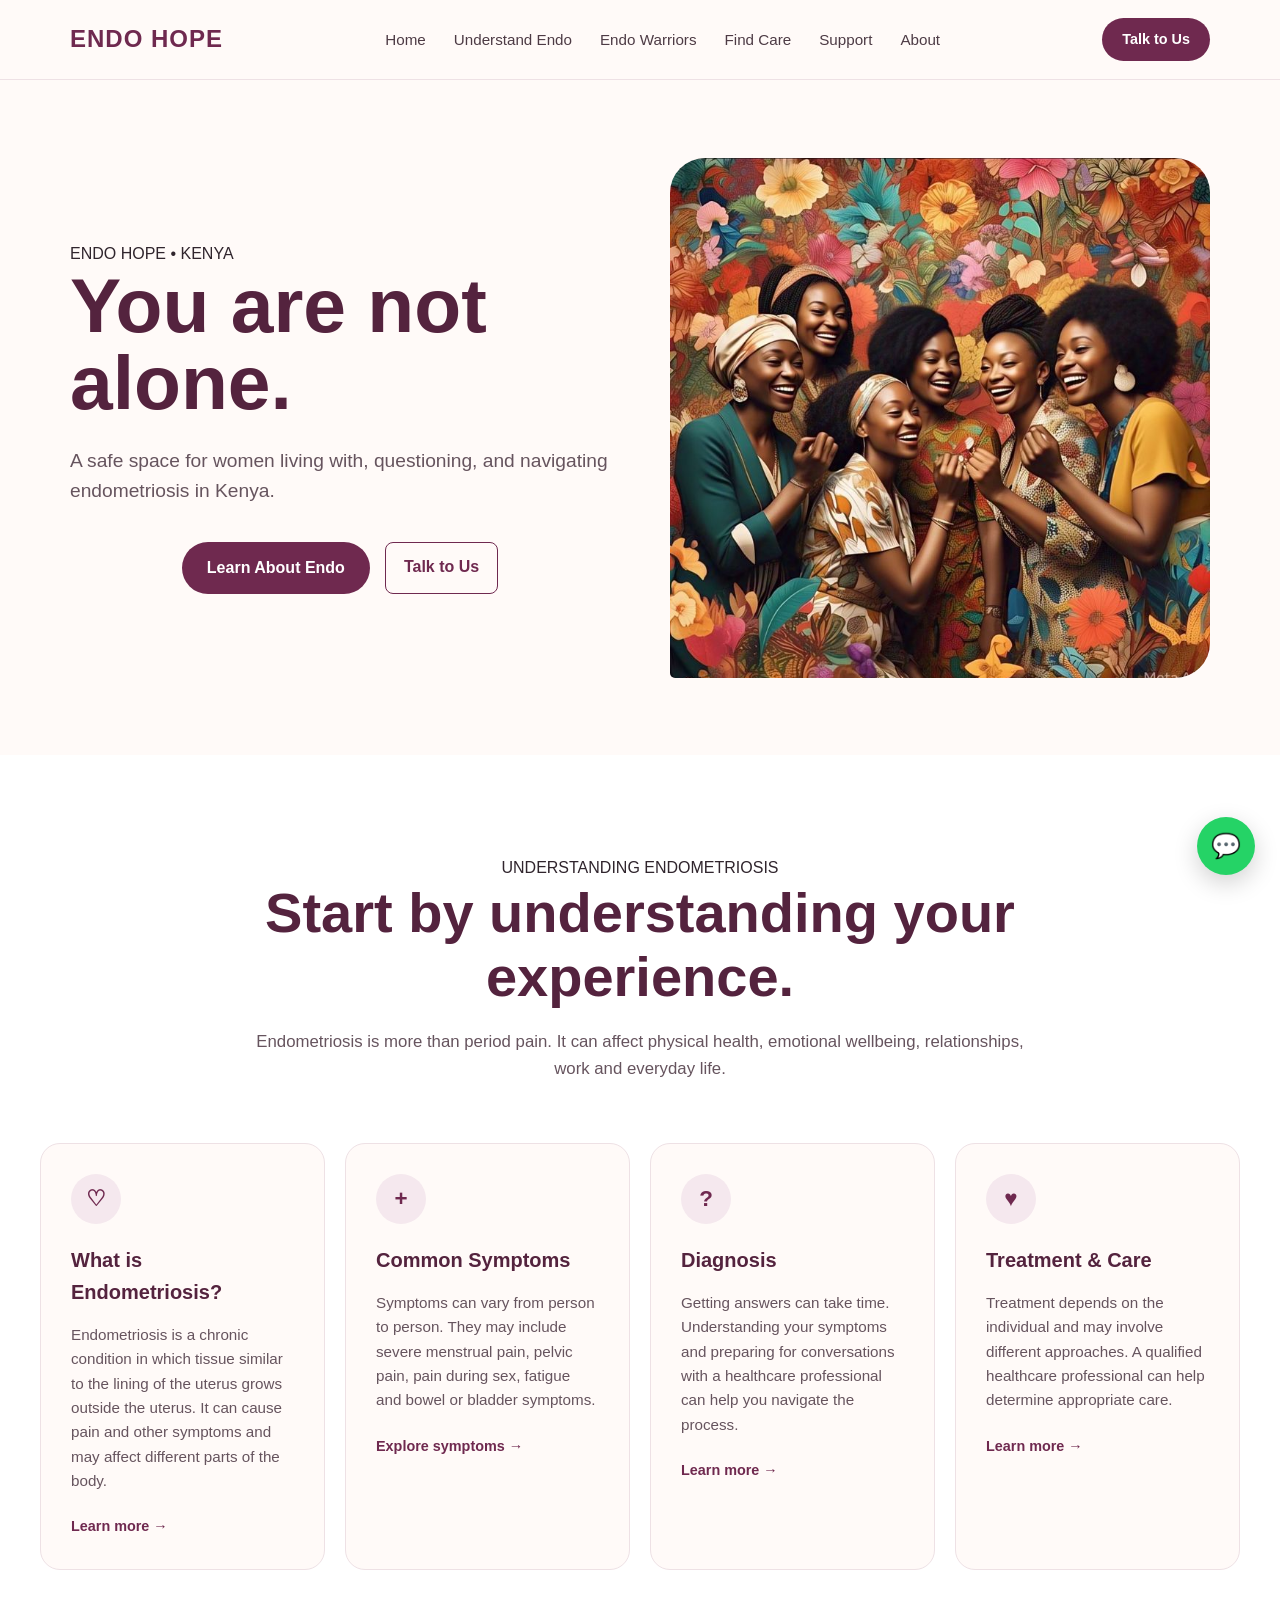
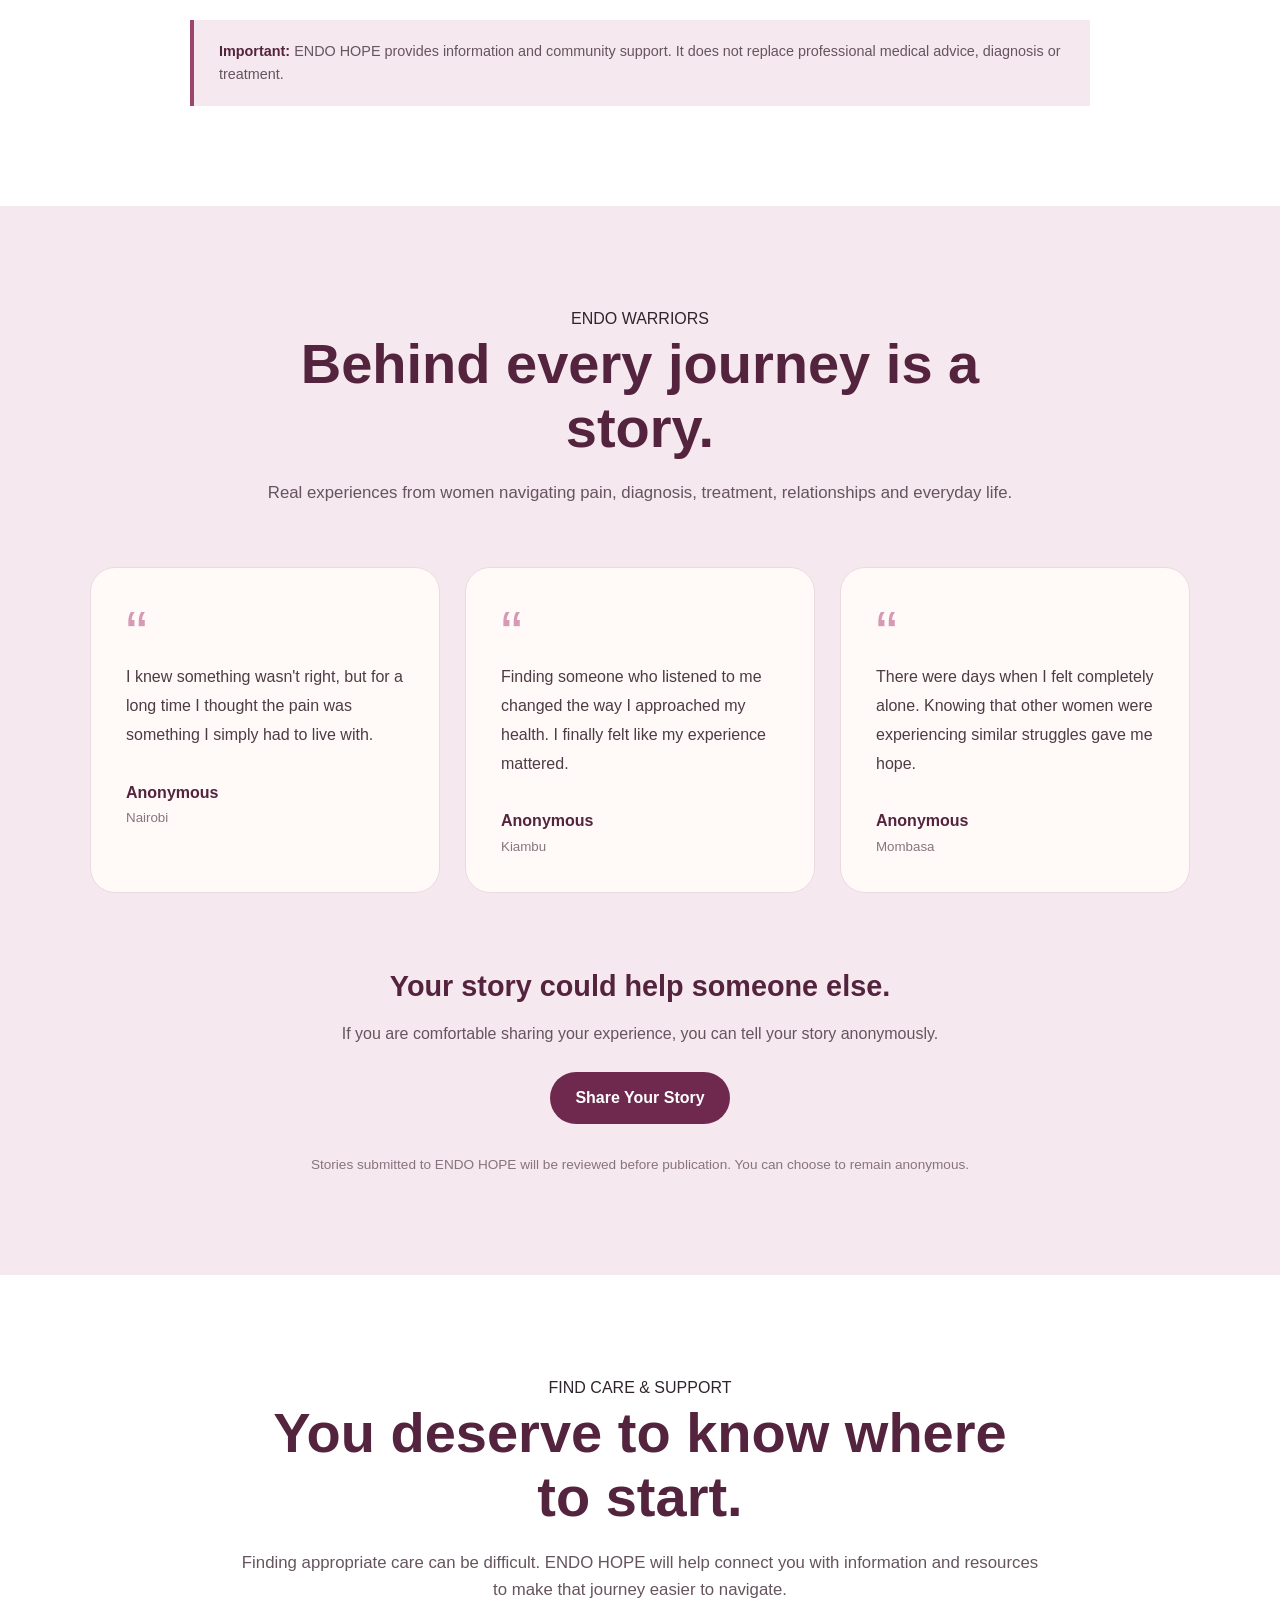
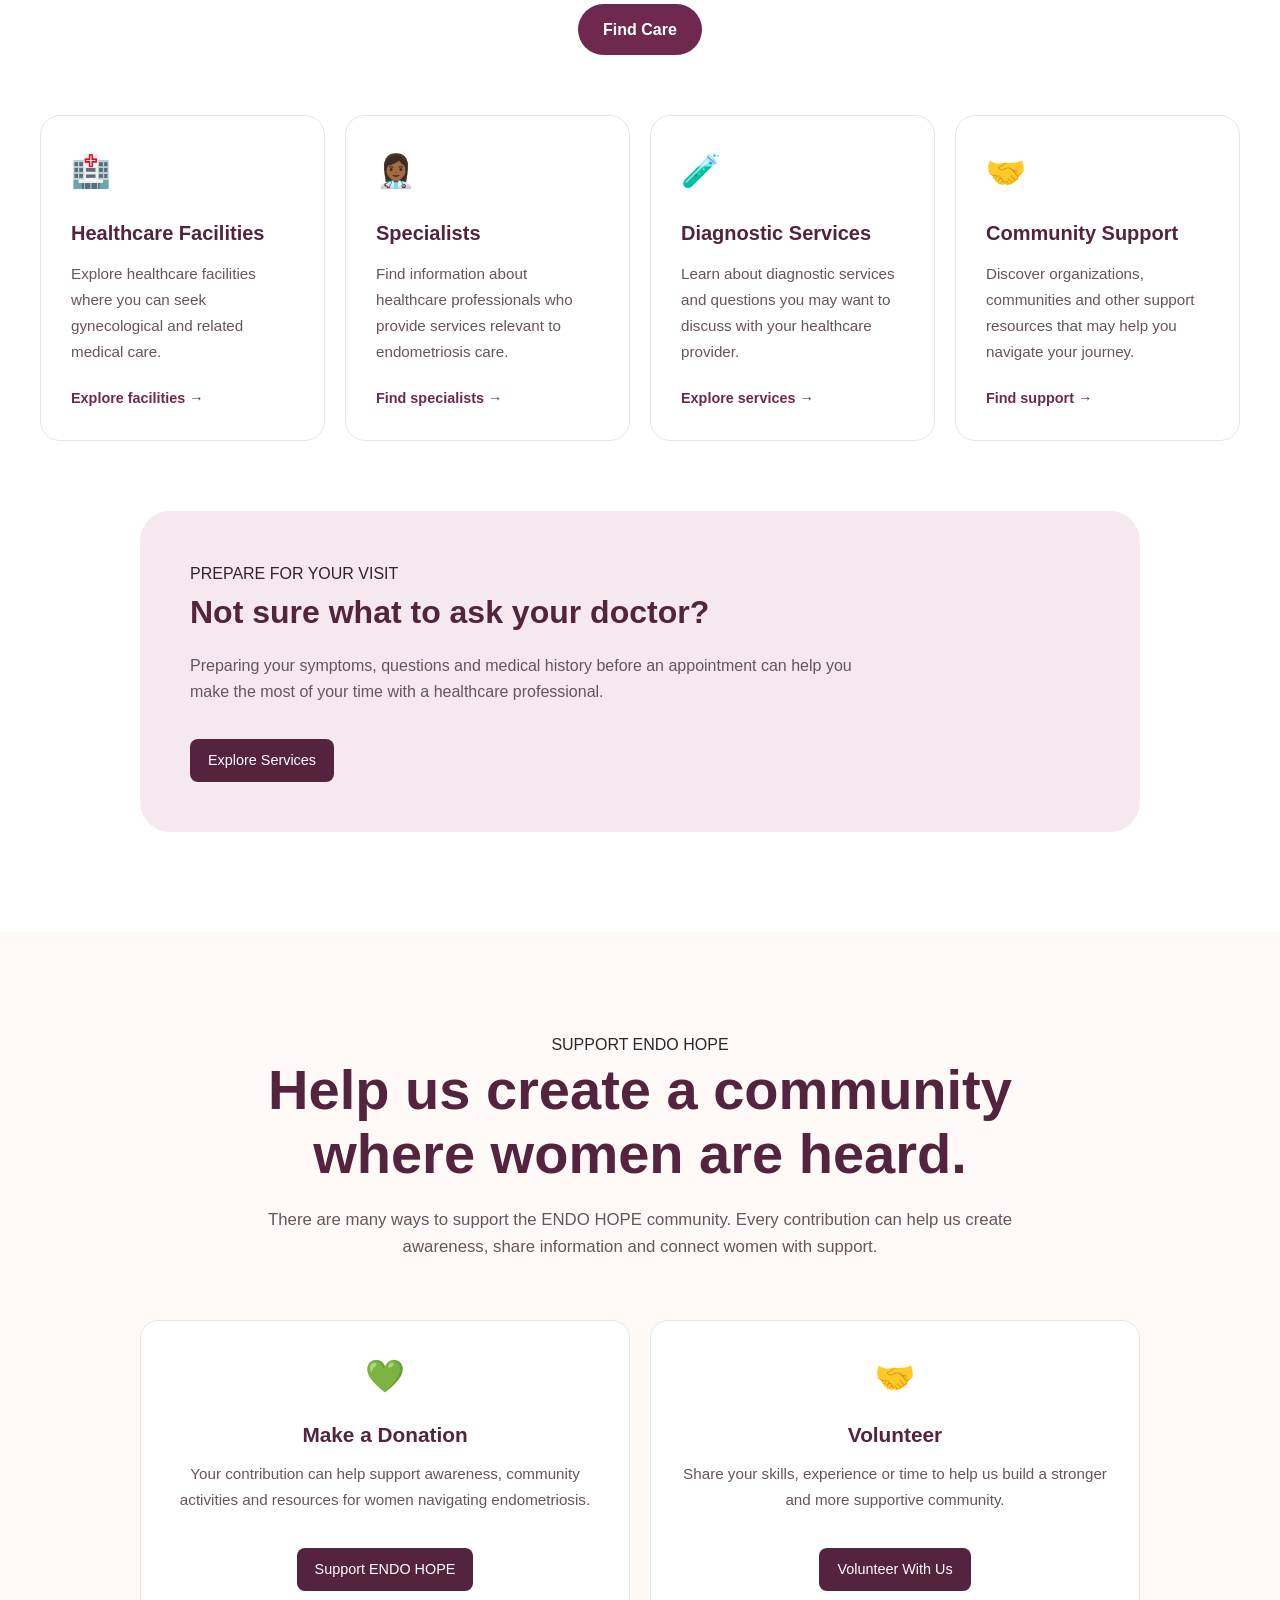
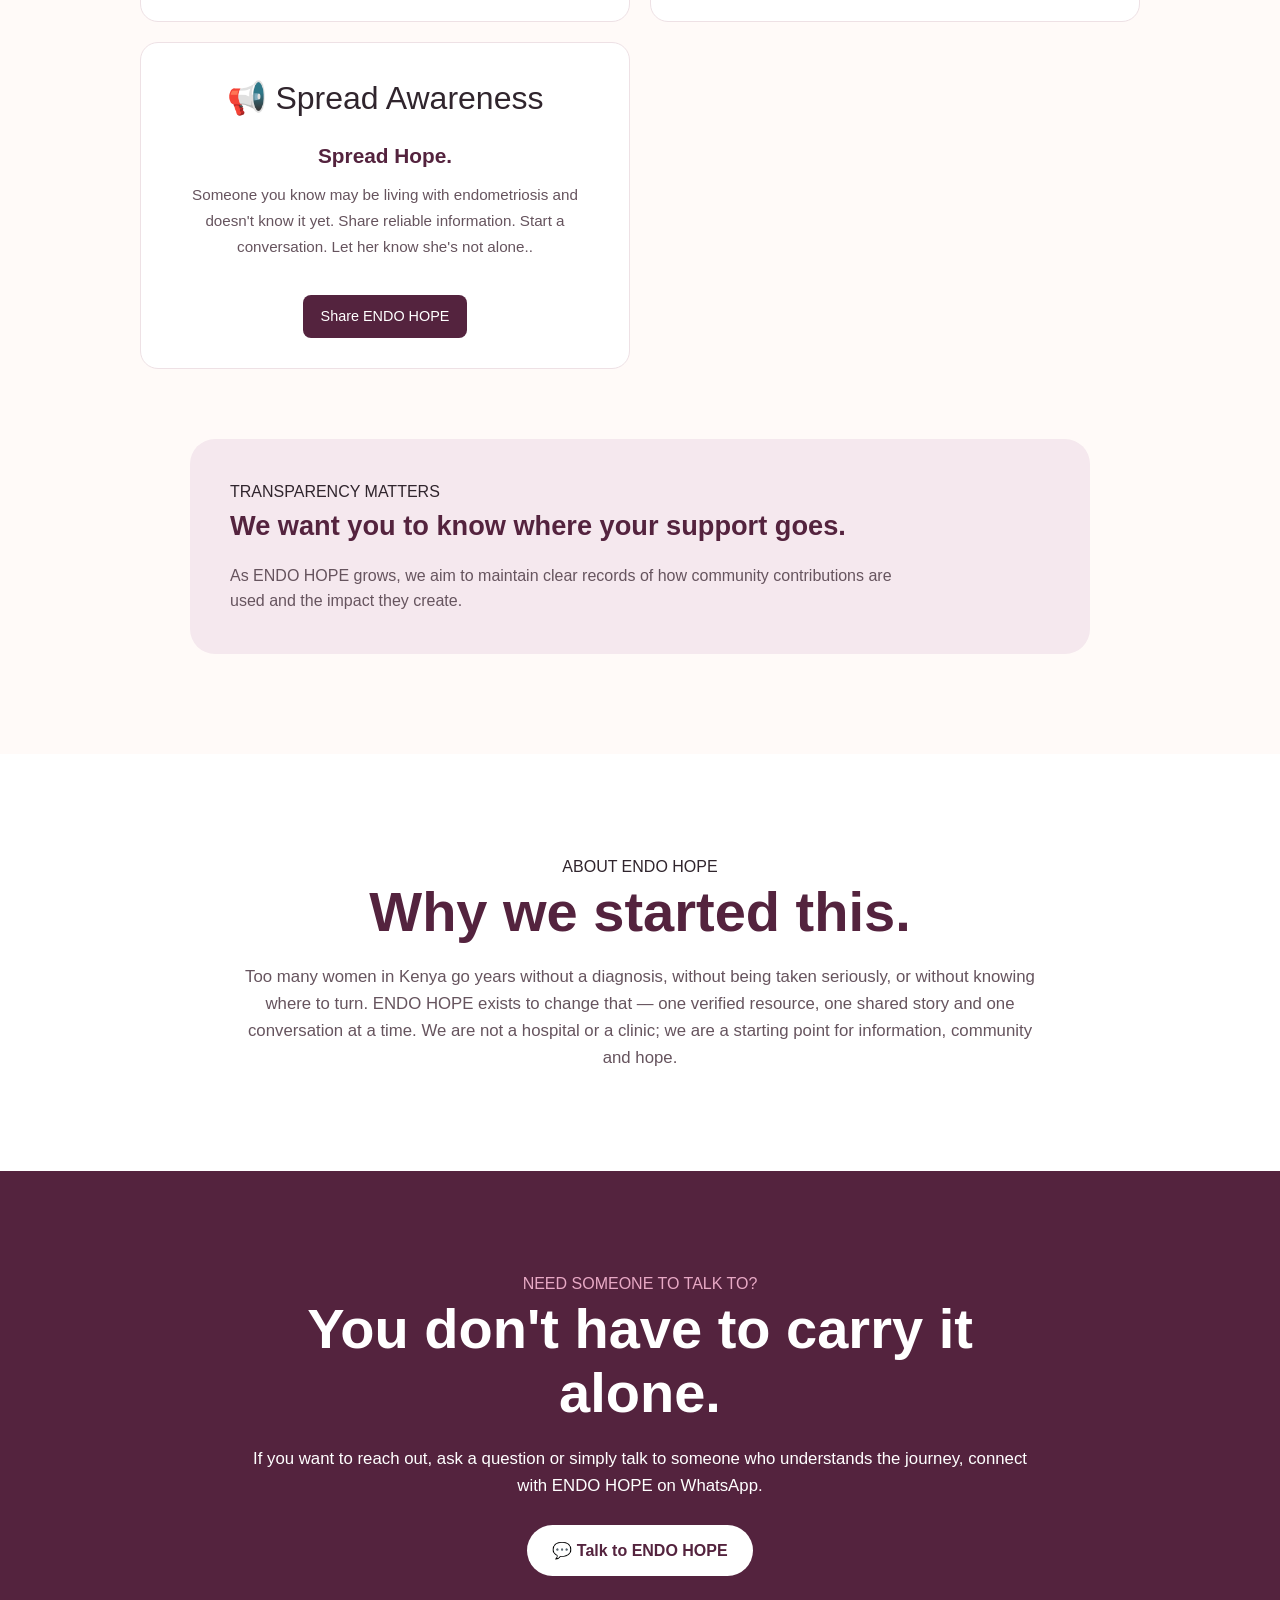
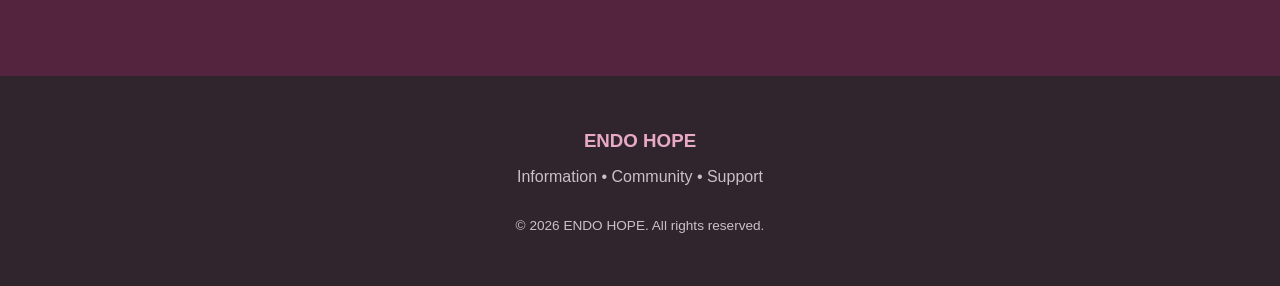
<file: index.html>
<!DOCTYPE html>
<html lang="en">
<head>
    <meta charset="UTF-8">
    <meta name="viewport" content="width=device-width, initial-scale=1.0">

    <title>ENDO HOPE | You Are Not Alone</title>

    <link rel="stylesheet" href="style.css">
</head>

<body>

    <!-- Navigation -->
    <header>
        <nav>

            <div class="logo">
                ENDO HOPE
            </div>

            <ul class="nav-links">
    <li><a href="./">Home</a></li>
    <li><a href="#learn">Understand Endo</a></li>
    <li><a href="pages/warriors.html">
    Endo Warriors
</a></li>
    <li><a href="#care">Find Care</a></li>
    <li><a href="pages/support.html">Support</a></li>
    <li><a href="#about">About</a></li>
</ul>

            <a href="#contact" class="nav-button">
                Talk to Us
            </a>

        </nav>
    </header>


    <!-- Hero Section -->
    <main>

       <section id="home" class="hero">

    <div class="hero-content">

        <p class="eyebrow">
            ENDO HOPE • KENYA
        </p>

        <h1>
            You are not alone.
        </h1>

        <p class="hero-text">
            A safe space for women living with, questioning,
            and navigating endometriosis in Kenya.
        </p>

        <div class="hero-buttons">

            <a href="#learn" class="primary-button">
                Learn About Endo
            </a>

            <a href="#contact" class="secondary-button">
                Talk to Us
            </a>

        </div>

    </div>


    <div class="hero-image">

        <img
            src="images/hero.JPG"
            alt="Women supporting each other"
        >

    </div>

</section>


        <!-- Introduction -->
        <!-- Understanding Endometriosis -->
<section id="learn" class="intro">

    <div class="section-heading">

        <p class="eyebrow">
            UNDERSTANDING ENDOMETRIOSIS
        </p>

        <h2>
            Start by understanding your experience.
        </h2>

        <p>
            Endometriosis is more than period pain. It can affect
            physical health, emotional wellbeing, relationships,
            work and everyday life.
        </p>

    </div>


    <div class="info-grid">

        <!-- Card 1 -->
        <article class="info-card">

            <div class="card-icon">
                ♡
            </div>

            <h3>
                What is Endometriosis?
            </h3>

            <p>
                Endometriosis is a chronic condition in which tissue
                similar to the lining of the uterus grows outside the
                uterus. It can cause pain and other symptoms and may
                affect different parts of the body.
            </p>

   <a
    href="pages/what-is-endometriosis.html"
    class="learn-link"
>
    Learn more →
</a>

        </article>


        <!-- Card 2 -->
        <article class="info-card">

            <div class="card-icon">
                +
            </div>

            <h3>
                Common Symptoms
            </h3>

            <p>
                Symptoms can vary from person to person. They may
                include severe menstrual pain, pelvic pain, pain
                during sex, fatigue and bowel or bladder symptoms.
            </p>

           <a
    href="pages/symptoms.html"
    class="learn-link"
>
    Explore symptoms →
</a>

        </article>


        <!-- Card 3 -->
        <article class="info-card">

            <div class="card-icon">
                ?
            </div>

            <h3>
                Diagnosis
            </h3>

            <p>
                Getting answers can take time. Understanding your
                symptoms and preparing for conversations with a
                healthcare professional can help you navigate the
                process.
            </p>

            <a
    href="pages/diagnosis.html"
    class="learn-link"
>
    Learn more →
</a>

        </article>


        <!-- Card 4 -->
        <article class="info-card">

            <div class="card-icon">
                ♥
            </div>

            <h3>
                Treatment & Care
            </h3>

            <p>
                Treatment depends on the individual and may involve
                different approaches. A qualified healthcare
                professional can help determine appropriate care.
            </p>

           <a
    href="pages/treatment.html"
    class="learn-link"
>
    Learn more →
</a>

        </article>

    </div>


    <div class="information-note">

        <strong>Important:</strong>

        ENDO HOPE provides information and community support.
        It does not replace professional medical advice, diagnosis
        or treatment.

    </div>

</section>


        <!-- Community -->
        <!-- Endo Warriors -->
<section id="community" class="community">

    <div class="section-heading">

        <p class="eyebrow">
            ENDO WARRIORS
        </p>

        <h2>
            Behind every journey is a story.
        </h2>

        <p>
            Real experiences from women navigating pain,
            diagnosis, treatment, relationships and everyday life.
        </p>

    </div>


    <div class="story-grid">

        <!-- Story 1 -->
        <article class="story-card">

            <div class="story-mark">
                “
            </div>

            <p class="story-text">
                I knew something wasn't right, but for a long time
                I thought the pain was something I simply had to
                live with.
            </p>

            <div class="story-author">
                <span>Anonymous</span>
                <small>Nairobi</small>
            </div>

        </article>


        <!-- Story 2 -->
        <article class="story-card">

            <div class="story-mark">
                “
            </div>

            <p class="story-text">
                Finding someone who listened to me changed the way
                I approached my health. I finally felt like my
                experience mattered.
            </p>

            <div class="story-author">
                <span>Anonymous</span>
                <small>Kiambu</small>
            </div>

        </article>


        <!-- Story 3 -->
        <article class="story-card">

            <div class="story-mark">
                “
            </div>

            <p class="story-text">
                There were days when I felt completely alone.
                Knowing that other women were experiencing similar
                struggles gave me hope.
            </p>

            <div class="story-author">
                <span>Anonymous</span>
                <small>Mombasa</small>
            </div>

        </article>

    </div>


    <!-- Share Story -->

    <div class="share-story">

        <h3>
            Your story could help someone else.
        </h3>

        <p>
            If you are comfortable sharing your experience,
            you can tell your story anonymously.
        </p>

        <a
    href="pages/share-story.html"
    class="primary-button"
>
    Share Your Story
</a>

    </div>


    <p class="story-note">
        Stories submitted to ENDO HOPE will be reviewed before
        publication. You can choose to remain anonymous.
    </p>

</section>


        <!-- Find Care -->
        <!-- Find Care -->
<section id="care" class="care">

    <div class="section-heading">

        <p class="eyebrow">
            FIND CARE & SUPPORT
        </p>

        <h2>
            You deserve to know where to start.
        </h2>

        <p>
            Finding appropriate care can be difficult. ENDO HOPE
            will help connect you with information and resources
            to make that journey easier to navigate.
        </p>

        <a
    href="pages/care.html"
    class="primary-button"
>
    Find Care
</a>
    </div>


    <div class="care-grid">

        <!-- Healthcare -->
        <article class="care-card">

            <div class="care-icon">
                🏥
            </div>

            <h3>
                Healthcare Facilities
            </h3>

            <p>
                Explore healthcare facilities where you can seek
                gynecological and related medical care.
            </p>

            <a
    href="pages/care.html?type=hospital"
    class="learn-link"
>
    Explore facilities →
</a>
        </article>


        <!-- Specialists -->
        <article class="care-card">

            <div class="care-icon">
                👩🏾‍⚕️
            </div>

            <h3>
                Specialists
            </h3>

            <p>
                Find information about healthcare professionals
                who provide services relevant to endometriosis care.
            </p>

   <a
    href="pages/care.html?type=specialist"
    class="learn-link"
>
    Find specialists →
</a>

        </article>


        <!-- Diagnostics -->
        <article class="care-card">

            <div class="care-icon">
                🧪
            </div>

            <h3>
                Diagnostic Services
            </h3>

            <p>
                Learn about diagnostic services and questions you
                may want to discuss with your healthcare provider.
            </p>

  <a
    href="pages/care.html?type=diagnostics"
    class="learn-link"
>
    Explore services →
</a>

        </article>


        <!-- Support -->
        <article class="care-card">

            <div class="care-icon">
                🤝
            </div>

            <h3>
                Community Support
            </h3>

            <p>
                Discover organizations, communities and other
                support resources that may help you navigate
                your journey.
            </p>

   <a
    href="pages/care.html?type=support"
    class="learn-link"
>
    Find support →
</a>

        </article>

    </div>


    <!-- Appointment Preparation -->

    <div class="appointment-box">

        <div class="appointment-content">

            <p class="eyebrow">
                PREPARE FOR YOUR VISIT
            </p>

            <h3>
                Not sure what to ask your doctor?
            </h3>

            <p>
                Preparing your symptoms, questions and medical
                history before an appointment can help you make
                the most of your time with a healthcare professional.
            </p>

           <a href="pages/diagnosis.html" class="care-button">
    Explore Services
</a>

        </div>

    </div>

</section>

<!-- Support ENDO HOPE -->
<section id="support" class="support">

    <div class="section-heading">

        <p class="eyebrow">
            SUPPORT ENDO HOPE
        </p>

        <h2>
            Help us create a community where women are heard.
        </h2>

        <p>
            There are many ways to support the ENDO HOPE community.
            Every contribution can help us create awareness,
            share information and connect women with support.
        </p>

    </div>


    <div class="support-grid">

        <!-- Donate -->
        <article class="support-card">

            <div class="support-icon">
                💚
            </div>

            <h3>
                Make a Donation
            </h3>

            <p>
                Your contribution can help support awareness,
                community activities and resources for women
                navigating endometriosis.
            </p>

            <a href="pages/donate.html" class="care-button">
    Support ENDO HOPE
</a>

        </article>


        <!-- Volunteer -->
        <article class="support-card">

            <div class="support-icon">
                🤝
            </div>

            <h3>
                Volunteer
            </h3>

            <p>
                Share your skills, experience or time to help us
                build a stronger and more supportive community.
            </p>

               <a
                                href="https://wa.me/254713558069?text=Hello%20ENDO%20HOPE%2C%20I%20would%20like%20to%20volunteer."
                                target="_blank"
                                rel="noopener noreferrer"
                                class="care-button"
                            >
                                Volunteer With Us
                            </a>

        </article>


        <!-- Awareness -->
        <article class="support-card">

            <div class="support-icon">
                📢 Spread Awareness
            </div>

            <h3>
                 Spread Hope.
            </h3>

            <p>
                Someone you know may be living with endometriosis and doesn't know it yet. Share reliable information. Start a conversation. Let her know she's not alone..
            </p>

            <a   href="https://wa.me/254713558069?text=Hello%20ENDO%20HOPE%2C%20I%20would%20like%20to%20volunteer."
                                target="_blank"
                                rel="noopener noreferrer"
                                class="care-button">
                Share ENDO HOPE
            </a>

        </article>

    </div>


    <!-- Transparency -->

    <div class="transparency-box">

        <div class="transparency-content">

            <p class="eyebrow">
                TRANSPARENCY MATTERS
            </p>

            <h3>
                We want you to know where your support goes.
            </h3>

            <p>
                As ENDO HOPE grows, we aim to maintain clear
                records of how community contributions are used
                and the impact they create.
            </p>

        </div>

    </div>

</section>

<!-- About -->
<section id="about" class="about">

    <div class="section-heading">

        <p class="eyebrow">
            ABOUT ENDO HOPE
        </p>

        <h2>
            Why we started this.
        </h2>

        <p>
            Too many women in Kenya go years without a diagnosis,
            without being taken seriously, or without knowing where
            to turn. ENDO HOPE exists to change that &mdash; one
            verified resource, one shared story and one conversation
            at a time. We are not a hospital or a clinic; we are a
            starting point for information, community and hope.
        </p>

    </div>

</section>

        <!-- Contact -->
        <!-- Contact / WhatsApp -->
<section id="contact" class="contact">

    <div class="section-heading">

        <p class="eyebrow">
            NEED SOMEONE TO TALK TO?
        </p>

        <h2>
            You don't have to carry it alone.
        </h2>

        <p>
            If you want to reach out, ask a question or simply
            talk to someone who understands the journey,
            connect with ENDO HOPE on WhatsApp.
        </p>

      <a
    href="https://wa.me/254713558069?text=Hello%20ENDO%20HOPE%2C%20I%20would%20like%20to%20talk."
    target="_blank"
    rel="noopener noreferrer"
    class="whatsapp-button"
>
    💬 Talk to ENDO HOPE
</a>

    </div>

</section>

    </main>


    <!-- Footer -->
    <footer>

        <div class="footer-content">

            <h3>ENDO HOPE</h3>

            <p>
                Information • Community • Support
            </p>

            <p class="copyright">
                © 2026 ENDO HOPE. All rights reserved.
            </p>

        </div>

    </footer>


    <script src="script.js"></script>

    <!-- Floating WhatsApp Button -->

<a
    href="https://wa.me/254713558069?text=Hello%20ENDO%20HOPE%2C%20I%20would%20like%20to%20talk."
    target="_blank"
    rel="noopener noreferrer"
    class="floating-whatsapp"
    aria-label="Talk to ENDO HOPE on WhatsApp"
>
    💬
</a>

</body>
</html>
</file>
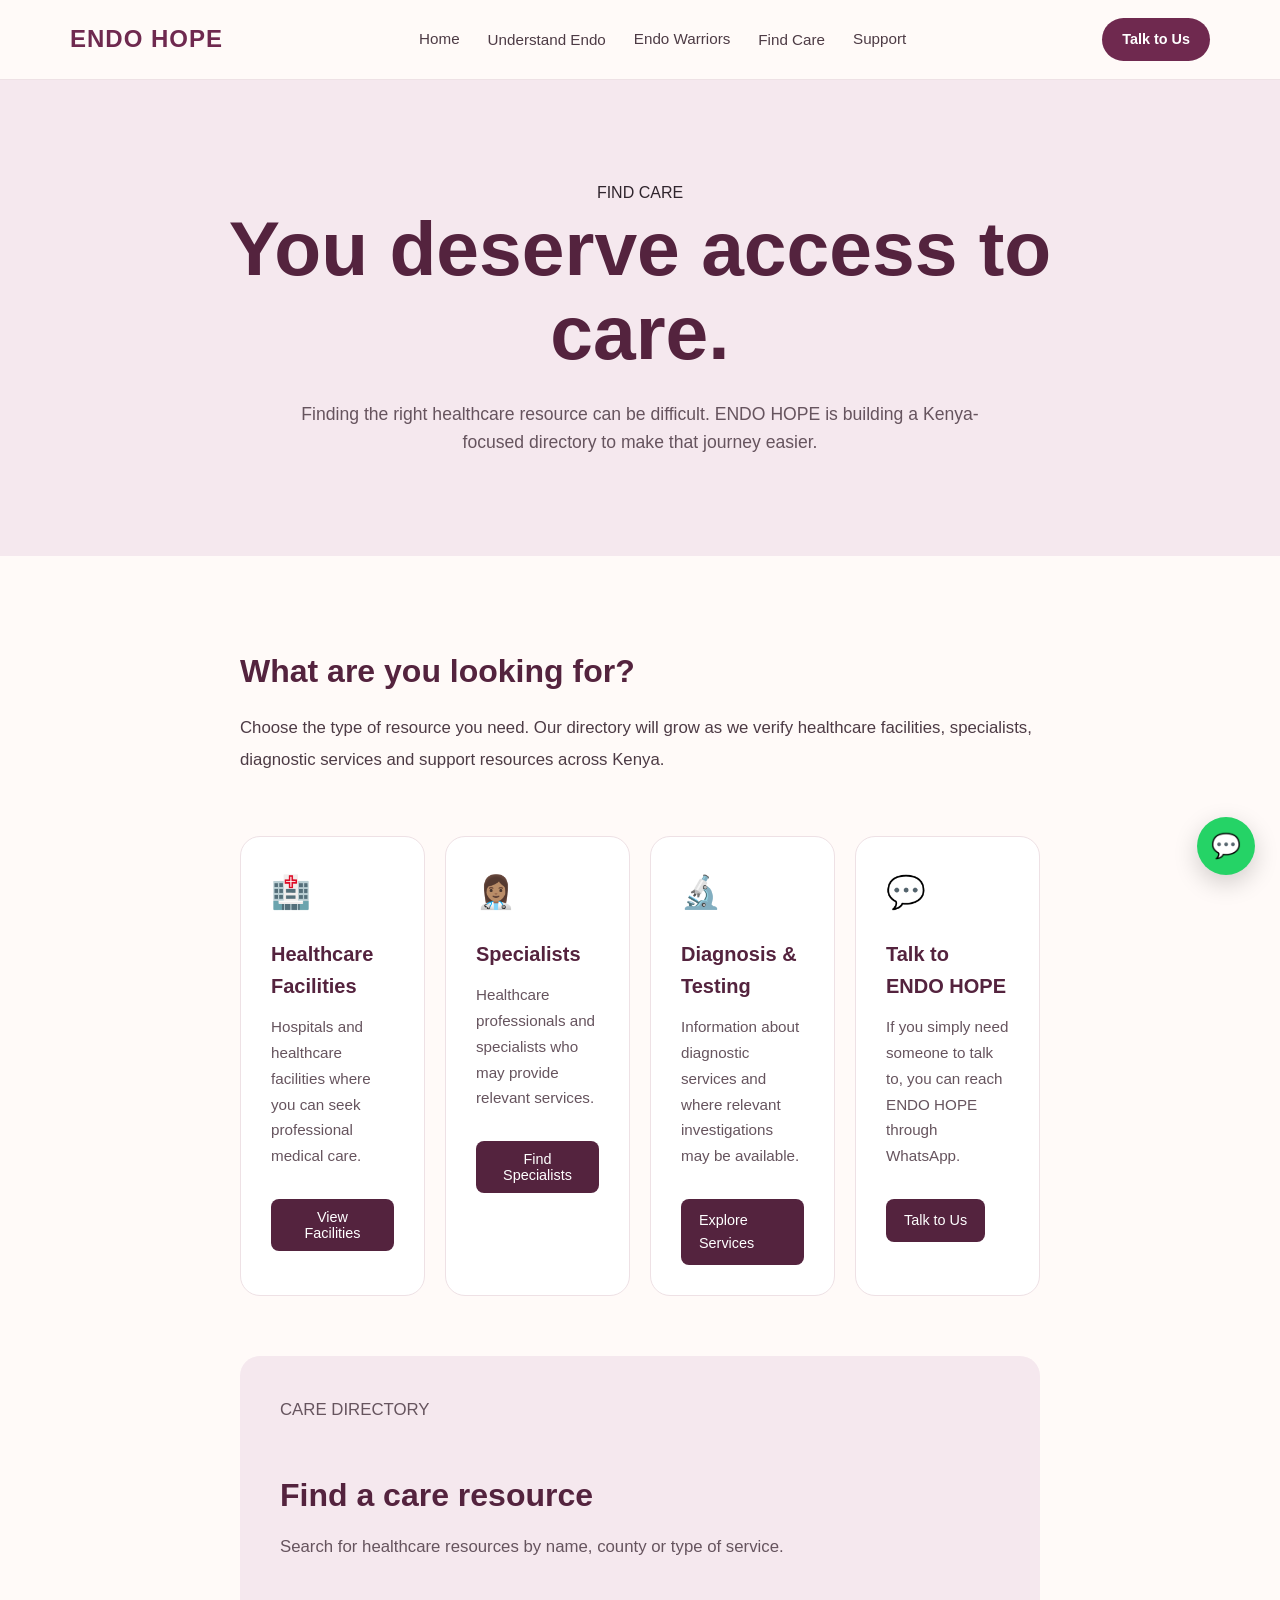
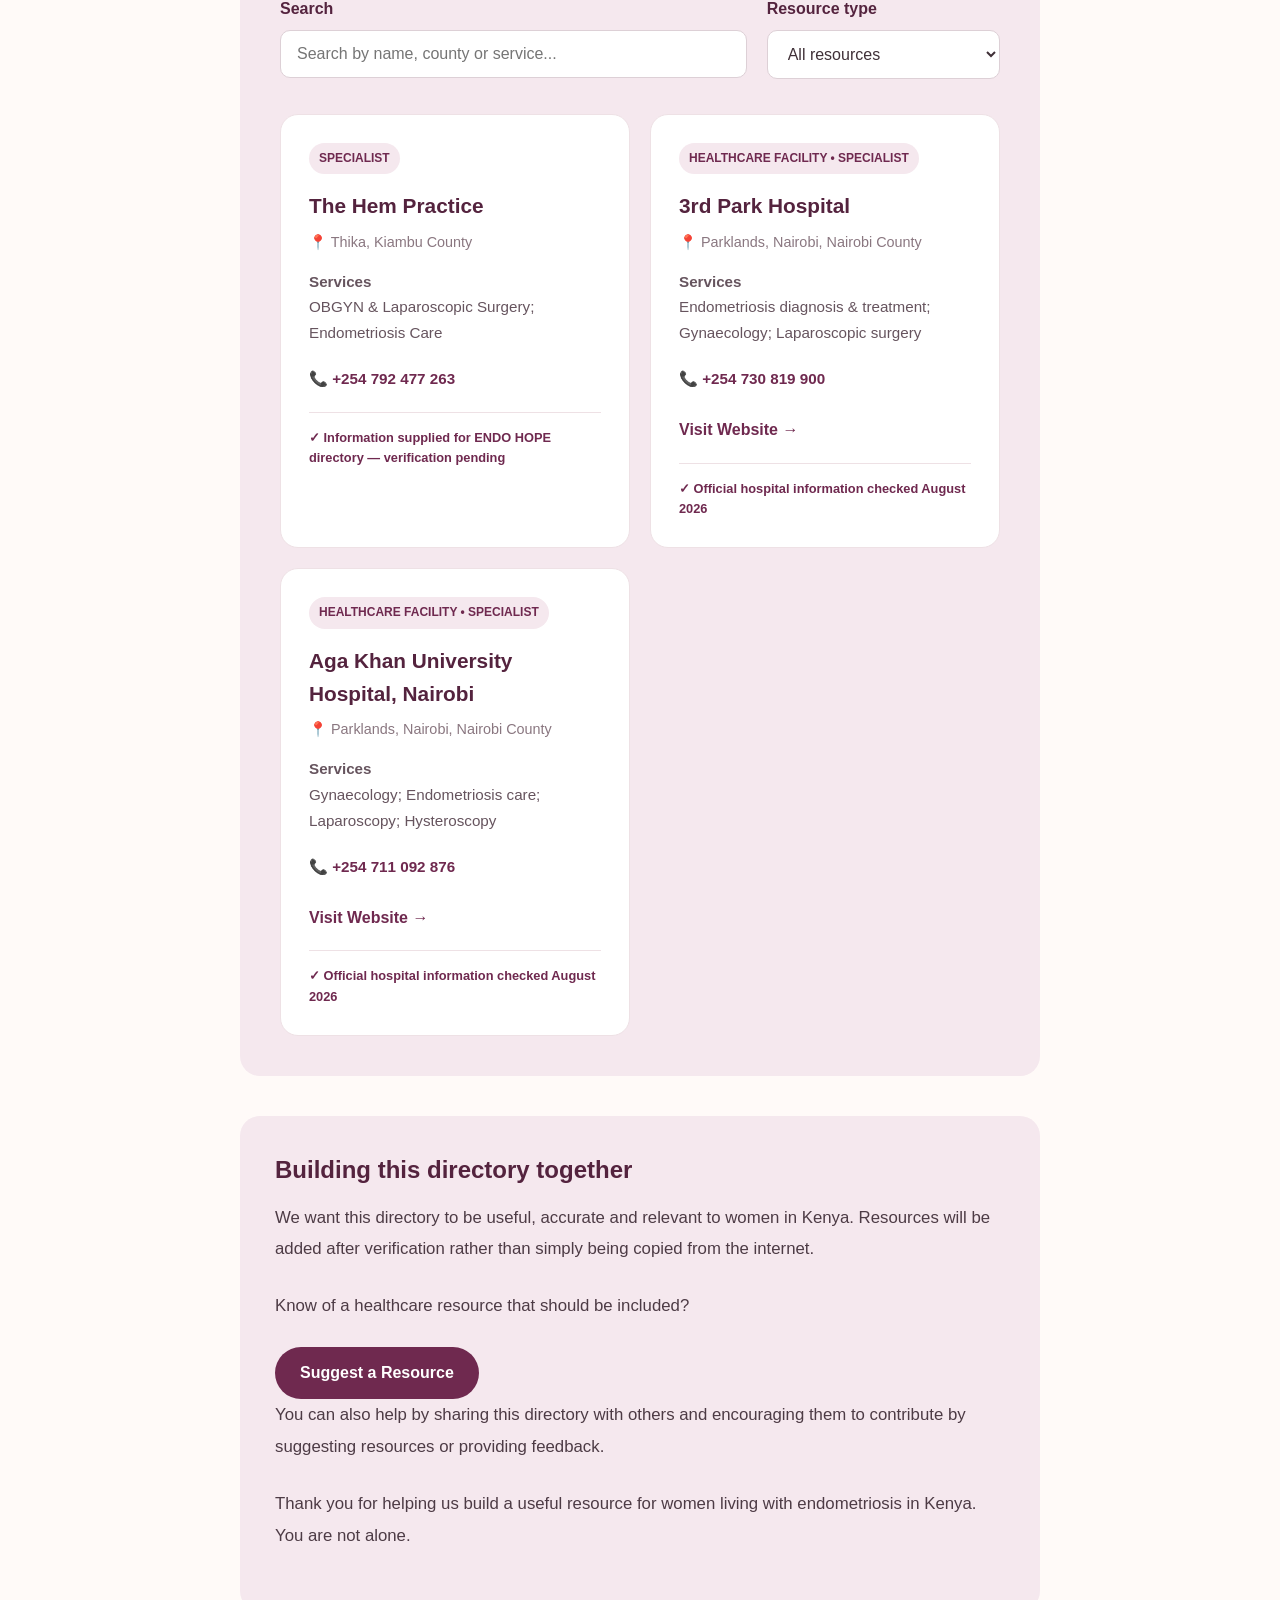
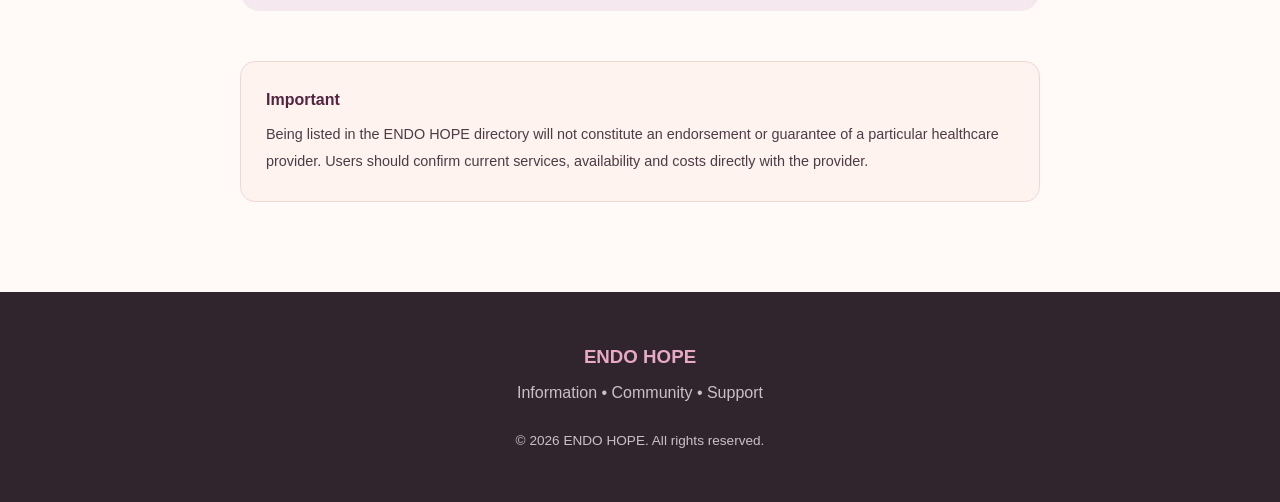
<file: pages/care.html>
<!DOCTYPE html>
<html lang="en">

<head>

    <meta charset="UTF-8">

    <meta
        name="viewport"
        content="width=device-width, initial-scale=1.0"
    >

    <title>Find Endometriosis Care in Kenya | ENDO HOPE</title>

    <link rel="stylesheet" href="../style.css">

</head>


<body>


    <!-- Navigation -->

    <header>

        <nav>

            <div class="logo">
                ENDO HOPE
            </div>

            <ul class="nav-links">

                <a href="../index.html">
    Home
</a>

                <li>
                    <a href="what-is-endometriosis.html">
                        Understand Endo
                    </a>
                </li>

                <a href="warriors.html">
    Endo Warriors
</a>

                <li>
                    <a href="care.html">
                        Find Care
                    </a>
                </li>

                <a href="support.html">
    Support
</a>

            </ul>

            <a
                href="https://wa.me/254713558069?text=Hello%20ENDO%20HOPE%2C%20I%20would%20like%20to%20talk."
                target="_blank"
                rel="noopener noreferrer"
                class="nav-button"
            >
                Talk to Us
            </a>

        </nav>

    </header>


    <main>


        <!-- Hero -->

        <section class="page-hero">

            <div class="page-hero-content">

                <p class="eyebrow">
                    FIND CARE
                </p>

                <h1>
                    You deserve access to care.
                </h1>

                <p>
                    Finding the right healthcare resource can be
                    difficult. ENDO HOPE is building a Kenya-focused
                    directory to make that journey easier.
                </p>

            </div>

        </section>


        <!-- Introduction -->

        <section class="article-section">

            <div class="article-container">

                <h2>
                    What are you looking for?
                </h2>

                <p>
                    Choose the type of resource you need. Our directory
                    will grow as we verify healthcare facilities,
                    specialists, diagnostic services and support
                    resources across Kenya.
                </p>


                <!-- Care Categories -->

                <div class="care-grid">


                    <article class="care-card">

                        <div class="care-icon">
                            🏥
                        </div>

                        <h3>
                            Healthcare Facilities
                        </h3>

                        <p>
                            Hospitals and healthcare facilities where
                            you can seek professional medical care.
                        </p>

                        <button
    class="care-button"
    type="button"
    data-care-filter="hospital"
>
    View Facilities
</button>

                    </article>


                    <article class="care-card">

                        <div class="care-icon">
                            👩🏽‍⚕️
                        </div>

                        <h3>
                            Specialists
                        </h3>

                        <p>
                            Healthcare professionals and specialists
                            who may provide relevant services.
                        </p>

                        <button
                            class="care-button"
                            type="button"
                            data-care-filter="specialist"
                        >
                            Find Specialists
                        </button>

                    </article>


                    <article class="care-card">

                        <div class="care-icon">
                            🔬
                        </div>

                        <h3>
                            Diagnosis & Testing
                        </h3>

                        <p>
                            Information about diagnostic services and
                            where relevant investigations may be
                            available.
                        </p>

                        <a
    href="diagnosis.html"
    class="care-button"
>
    Explore Services
</a>

                    </article>

                    <article class="care-card">

                        <div class="care-icon">
                            💬
                        </div>

                        <h3>
                            Talk to ENDO HOPE
                        </h3>

                        <p>
                            If you simply need someone to talk to,
                            you can reach ENDO HOPE through WhatsApp.
                        </p>

                        <a
                            href="https://wa.me/254713558069?text=Hello%20ENDO%20HOPE%2C%20I%20would%20like%20to%20talk."
                            target="_blank"
                            rel="noopener noreferrer"
                            class="care-button"
                        >
                            Talk to Us
                        </a>

                    </article>


                </div>


                    <!-- Care Directory -->

<section class="directory-section">     
    
    <div class="directory-heading">

        <p class="eyebrow">
            CARE DIRECTORY
        </p>

        <h2>
            Find a care resource
        </h2>

        <p>
            Search for healthcare resources by name, county
            or type of service.
        </p>

    </div>


    <!-- Search and Filter -->

    <div class="directory-controls">


        <div class="search-box">

            <label for="careSearch">
                Search
            </label>

            <input
                type="search"
                id="careSearch"
                placeholder="Search by name, county or service..."
            >

        </div>


        <div class="filter-box">

            <label for="careType">
                Resource type
            </label>

            <select id="careType">

                <option value="all">
                    All resources
                </option>

                <option value="hospital">
                    Healthcare facility
                </option>

                <option value="specialist">
                    Specialist
                </option>

                <option value="diagnostics">
                    Diagnostics
                </option>
 
            </select>

        </div>

    </div>


    <!-- Results -->

    <div
        id="careResults"
        class="directory-results"
    ></div>


    <!-- No Results -->

    <p
        id="noResults"
        class="no-results"
    >
        No matching resources found.
    </p>

</section>

<!-- Coming Soon -->

                <div class="access-box">

                    <h3>
                        Building this directory together
                    </h3>
                    
                    <p>
                        We want this directory to be useful, accurate
                        and relevant to women in Kenya. Resources will
                        be added after verification rather than simply
                        being copied from the internet.
                    </p>

                    <p>
                        Know of a healthcare resource that should be
                        included?
                    </p>

                    <a
    href="suggest-resource.html"
    class="primary-button"
>
    Suggest a Resource
</a>

                    <p>
                        You can also help by sharing this directory
                        with others and encouraging them to contribute
                        by suggesting resources or providing feedback.
                    </p>

                    <p>
                        Thank you for helping us build a useful
                        resource for women living with endometriosis in Kenya. You are not alone.
                    </p>

                </div>


                <!-- Disclaimer -->

                <div class="medical-disclaimer">

                    <strong>
                        Important
                    </strong>

                    <p>
                        Being listed in the ENDO HOPE directory will
                        not constitute an endorsement or guarantee of
                        a particular healthcare provider. Users should
                        confirm current services, availability and
                        costs directly with the provider.
                    </p>

                </div>


            </div>

        </section>

    </main>


    <!-- Footer -->

    <footer>

        <div class="footer-content">

            <h3>
                ENDO HOPE
            </h3>

            <p>
                Information • Community • Support
            </p>

            <p class="copyright">
                © 2026 ENDO HOPE. All rights reserved.
            </p>

        </div>

    </footer>


    <!-- Floating WhatsApp -->

    <a
        href="https://wa.me/254713558069?text=Hello%20ENDO%20HOPE%2C%20I%20would%20like%20to%20talk."
        target="_blank"
        rel="noopener noreferrer"
        class="floating-whatsapp"
        aria-label="Talk to ENDO HOPE on WhatsApp"
    >
        💬
    </a>


    <script src="../script.js"></script>

</body>

</html>
</file>
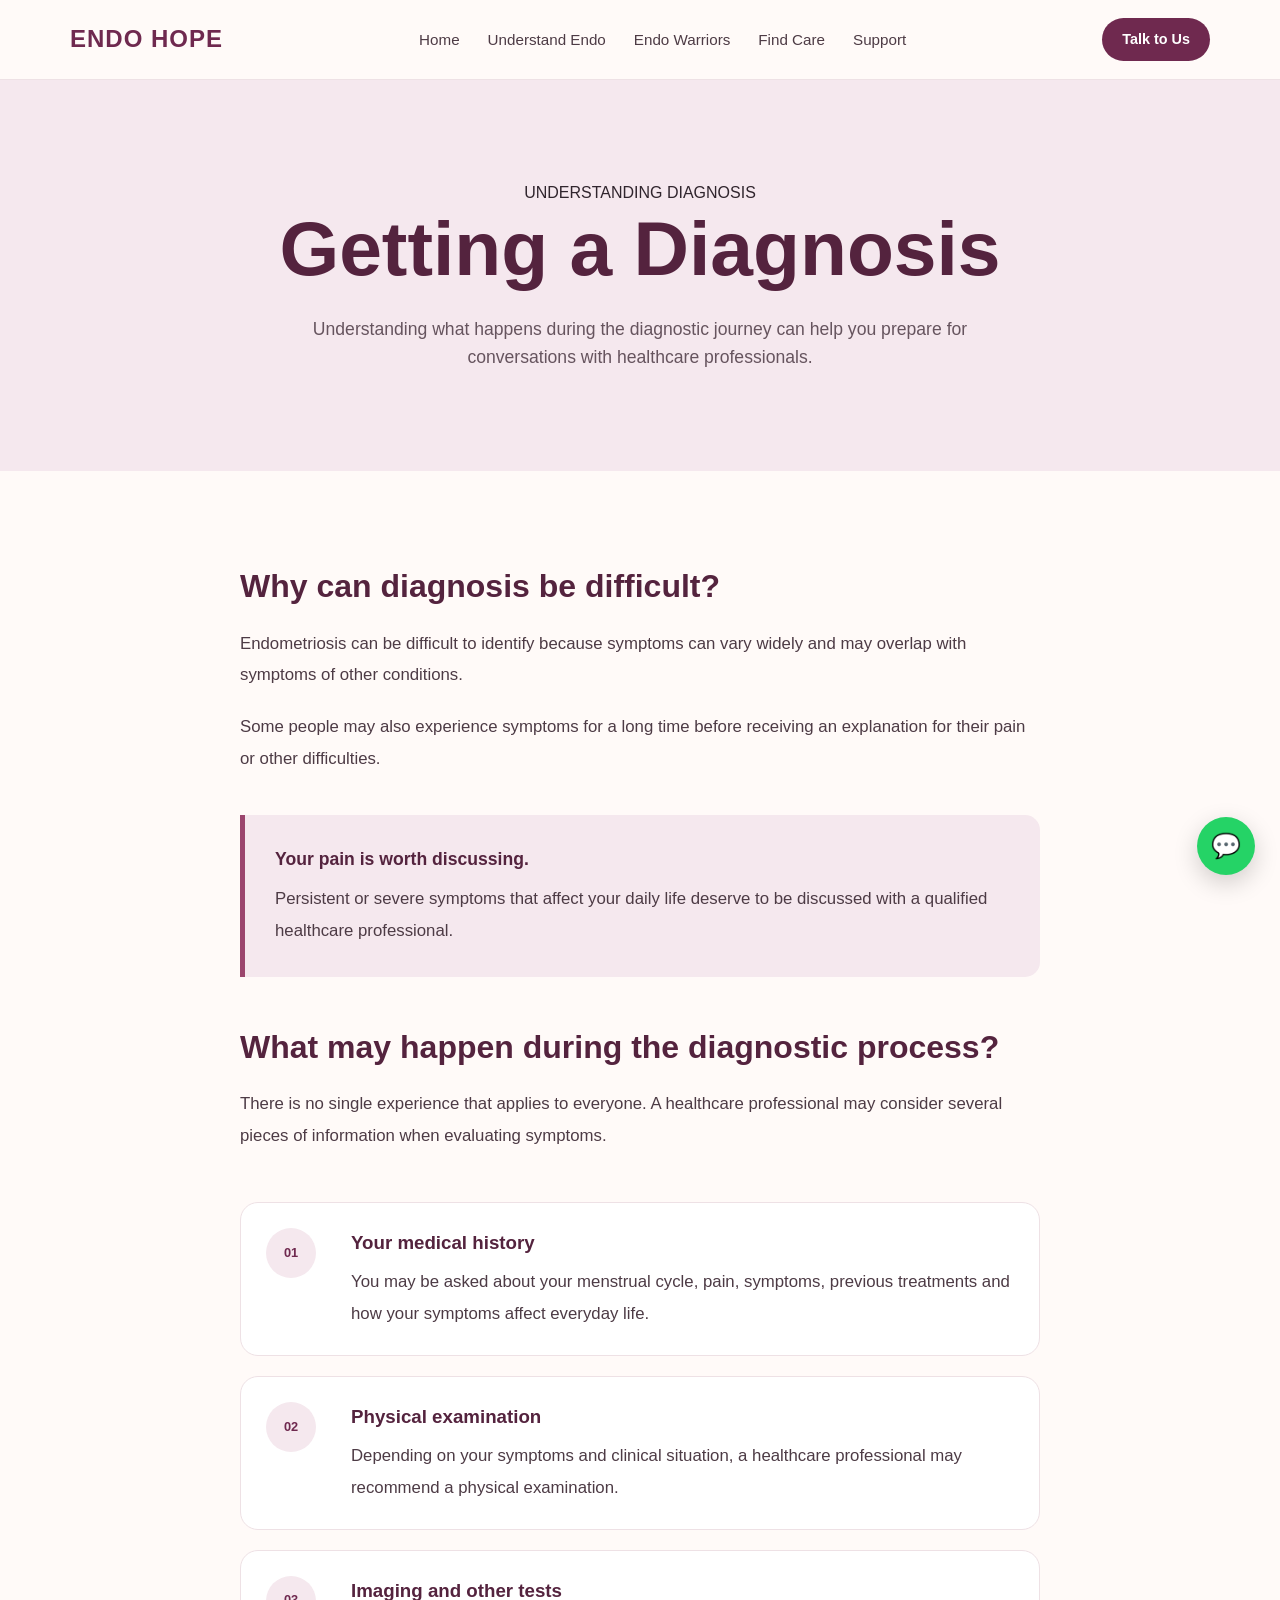
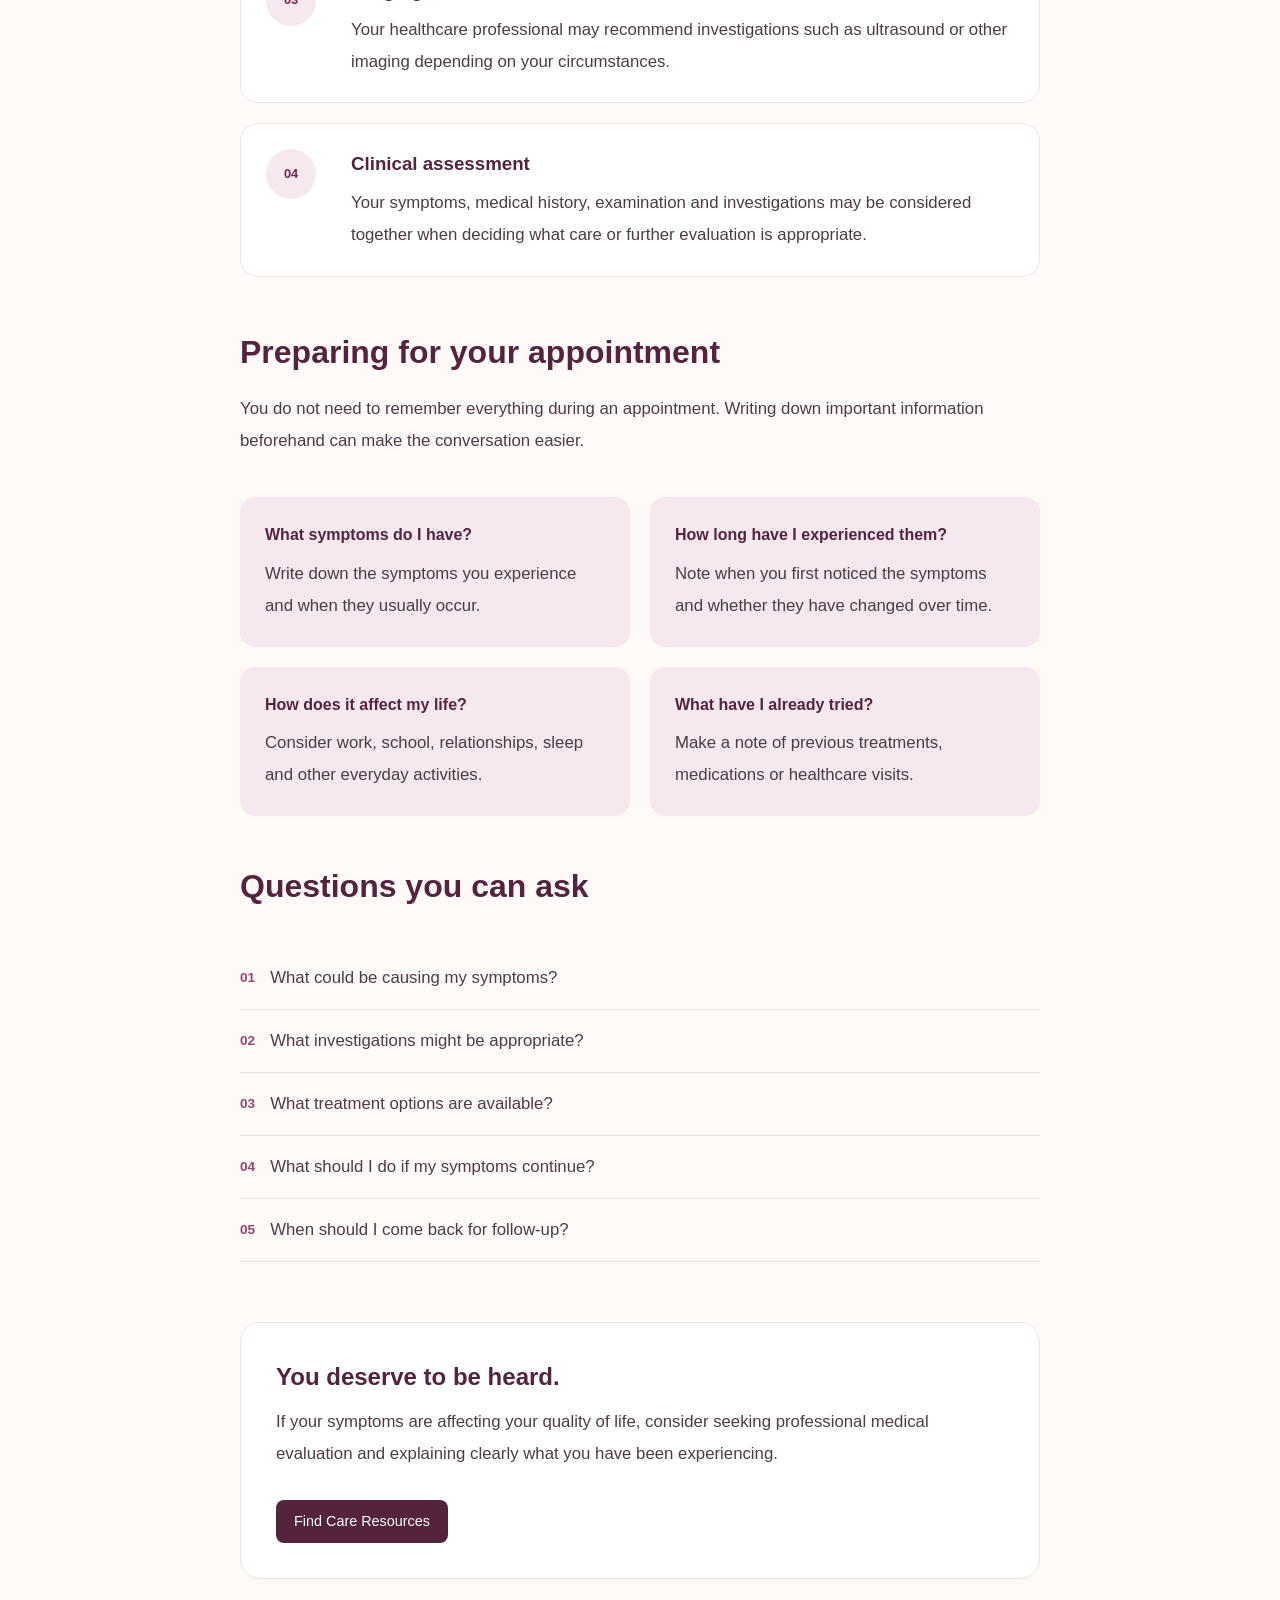
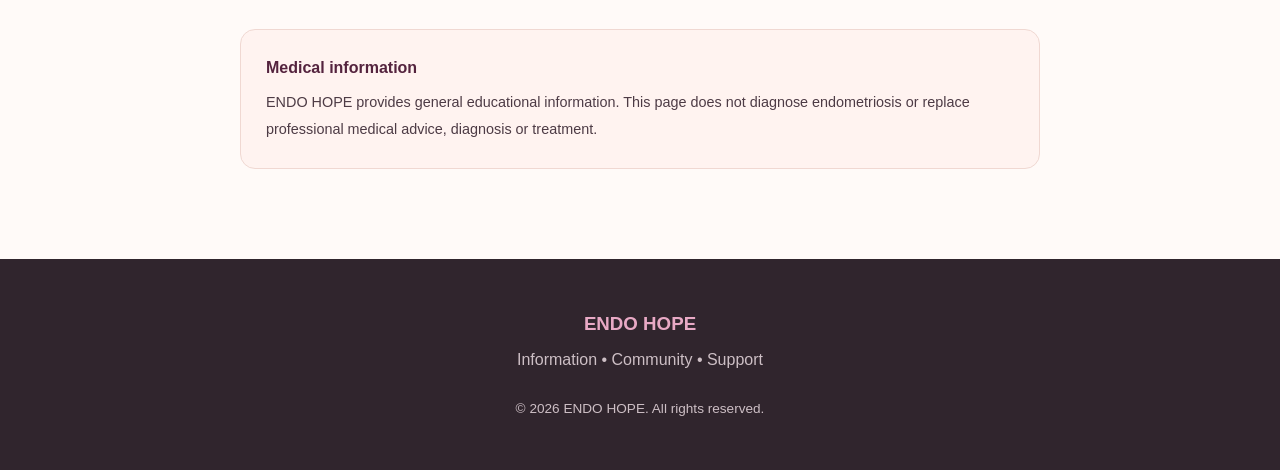
<file: pages/diagnosis.html>
<!DOCTYPE html>
<html lang="en">

<head>

    <meta charset="UTF-8">

    <meta
        name="viewport"
        content="width=device-width, initial-scale=1.0"
    >

    <title>Endometriosis Diagnosis | ENDO HOPE</title>

    <link rel="stylesheet" href="../style.css">

</head>


<body>


    <!-- Navigation -->

    <header>

        <nav>

            <div class="logo">
                ENDO HOPE
            </div>


            <ul class="nav-links">

                <li>
                    <a href="../index.html">
                        Home
                    </a>
                </li>

                <li>
                    <a href="what-is-endometriosis.html">
                        Understand Endo
                    </a>
                </li>

                <li>
                <a href="warriors.html">
                    Endo Warriors
                </a>
            </li>

                <li>
                <a href="care.html">
                    Find Care
                </a>
            </li>

                <li>
                <a href="support.html">
                    Support
                </a>
            </li>

            </ul>


            <a
                href="https://wa.me/254713558069?text=Hello%20ENDO%20HOPE%2C%20I%20would%20like%20to%20talk."
                target="_blank"
                rel="noopener noreferrer"
                class="nav-button"
            >
                Talk to Us
            </a>

        </nav>

    </header>


    <main>


        <!-- Page Hero -->

        <section class="page-hero">

            <div class="page-hero-content">

                <p class="eyebrow">
                    UNDERSTANDING DIAGNOSIS
                </p>

                <h1>
                    Getting a Diagnosis
                </h1>

                <p>
                    Understanding what happens during the
                    diagnostic journey can help you prepare
                    for conversations with healthcare professionals.
                </p>

            </div>

        </section>


        <!-- Main Article -->

        <section class="article-section">

            <div class="article-container">


                <h2>
                    Why can diagnosis be difficult?
                </h2>

                <p>
                    Endometriosis can be difficult to identify because
                    symptoms can vary widely and may overlap with
                    symptoms of other conditions.
                </p>

                <p>
                    Some people may also experience symptoms for a
                    long time before receiving an explanation for
                    their pain or other difficulties.
                </p>


                <div class="article-highlight">

                    <strong>
                        Your pain is worth discussing.
                    </strong>

                    <p>
                        Persistent or severe symptoms that affect your
                        daily life deserve to be discussed with a
                        qualified healthcare professional.
                    </p>

                </div>


                <!-- Diagnostic Journey -->

                <h2>
                    What may happen during the diagnostic process?
                </h2>

                <p>
                    There is no single experience that applies to
                    everyone. A healthcare professional may consider
                    several pieces of information when evaluating
                    symptoms.
                </p>


                <div class="diagnosis-steps">


                    <article class="diagnosis-step">

                        <div class="step-number">
                            01
                        </div>

                        <div>

                            <h3>
                                Your medical history
                            </h3>

                            <p>
                                You may be asked about your menstrual
                                cycle, pain, symptoms, previous
                                treatments and how your symptoms
                                affect everyday life.
                            </p>

                        </div>

                    </article>


                    <article class="diagnosis-step">

                        <div class="step-number">
                            02
                        </div>

                        <div>

                            <h3>
                                Physical examination
                            </h3>

                            <p>
                                Depending on your symptoms and clinical
                                situation, a healthcare professional
                                may recommend a physical examination.
                            </p>

                        </div>

                    </article>


                    <article class="diagnosis-step">

                        <div class="step-number">
                            03
                        </div>

                        <div>

                            <h3>
                                Imaging and other tests
                            </h3>

                            <p>
                                Your healthcare professional may
                                recommend investigations such as
                                ultrasound or other imaging depending
                                on your circumstances.
                            </p>

                        </div>

                    </article>


                    <article class="diagnosis-step">

                        <div class="step-number">
                            04
                        </div>

                        <div>

                            <h3>
                                Clinical assessment
                            </h3>

                            <p>
                                Your symptoms, medical history,
                                examination and investigations may
                                be considered together when deciding
                                what care or further evaluation is
                                appropriate.
                            </p>

                        </div>

                    </article>


                </div>


                <!-- Appointment Preparation -->

                <h2>
                    Preparing for your appointment
                </h2>

                <p>
                    You do not need to remember everything during
                    an appointment. Writing down important information
                    beforehand can make the conversation easier.
                </p>


                <div class="question-grid">


                    <div class="question-card">

                        <strong>
                            What symptoms do I have?
                        </strong>

                        <p>
                            Write down the symptoms you experience
                            and when they usually occur.
                        </p>

                    </div>


                    <div class="question-card">

                        <strong>
                            How long have I experienced them?
                        </strong>

                        <p>
                            Note when you first noticed the symptoms
                            and whether they have changed over time.
                        </p>

                    </div>


                    <div class="question-card">

                        <strong>
                            How does it affect my life?
                        </strong>

                        <p>
                            Consider work, school, relationships,
                            sleep and other everyday activities.
                        </p>

                    </div>


                    <div class="question-card">

                        <strong>
                            What have I already tried?
                        </strong>

                        <p>
                            Make a note of previous treatments,
                            medications or healthcare visits.
                        </p>

                    </div>


                </div>


                <!-- Questions to ask -->

                <h2>
                    Questions you can ask
                </h2>

                <div class="question-list">

                    <p>
                        <span>01</span>
                        What could be causing my symptoms?
                    </p>

                    <p>
                        <span>02</span>
                        What investigations might be appropriate?
                    </p>

                    <p>
                        <span>03</span>
                        What treatment options are available?
                    </p>

                    <p>
                        <span>04</span>
                        What should I do if my symptoms continue?
                    </p>

                    <p>
                        <span>05</span>
                        When should I come back for follow-up?
                    </p>

                </div>


                <!-- Important -->

                <div class="article-action">

                    <h3>
                        You deserve to be heard.
                    </h3>

                    <p>
                        If your symptoms are affecting your quality
                        of life, consider seeking professional
                        medical evaluation and explaining clearly
                        what you have been experiencing.
                    </p>

                    <a
                        href="care.html"
                        class="care-button"
                    >
                        Find Care Resources
                    </a>

                </div>


                <!-- Disclaimer -->

                <div class="medical-disclaimer">

                    <strong>
                        Medical information
                    </strong>

                    <p>
                        ENDO HOPE provides general educational
                        information. This page does not diagnose
                        endometriosis or replace professional medical
                        advice, diagnosis or treatment.
                    </p>

                </div>


            </div>

        </section>

    </main>


    <!-- Footer -->

    <footer>

        <div class="footer-content">

            <h3>
                ENDO HOPE
            </h3>

            <p>
                Information • Community • Support
            </p>

            <p class="copyright">
                © 2026 ENDO HOPE. All rights reserved.
            </p>

        </div>

    </footer>


    <!-- Floating WhatsApp -->

    <a
        href="https://wa.me/254713558069?text=Hello%20ENDO%20HOPE%2C%20I%20would%20like%20to%20talk."
        target="_blank"
        rel="noopener noreferrer"
        class="floating-whatsapp"
        aria-label="Talk to ENDO HOPE on WhatsApp"
    >
        💬
    </a>


    <script src="../script.js"></script>

</body>

</html>
</file>
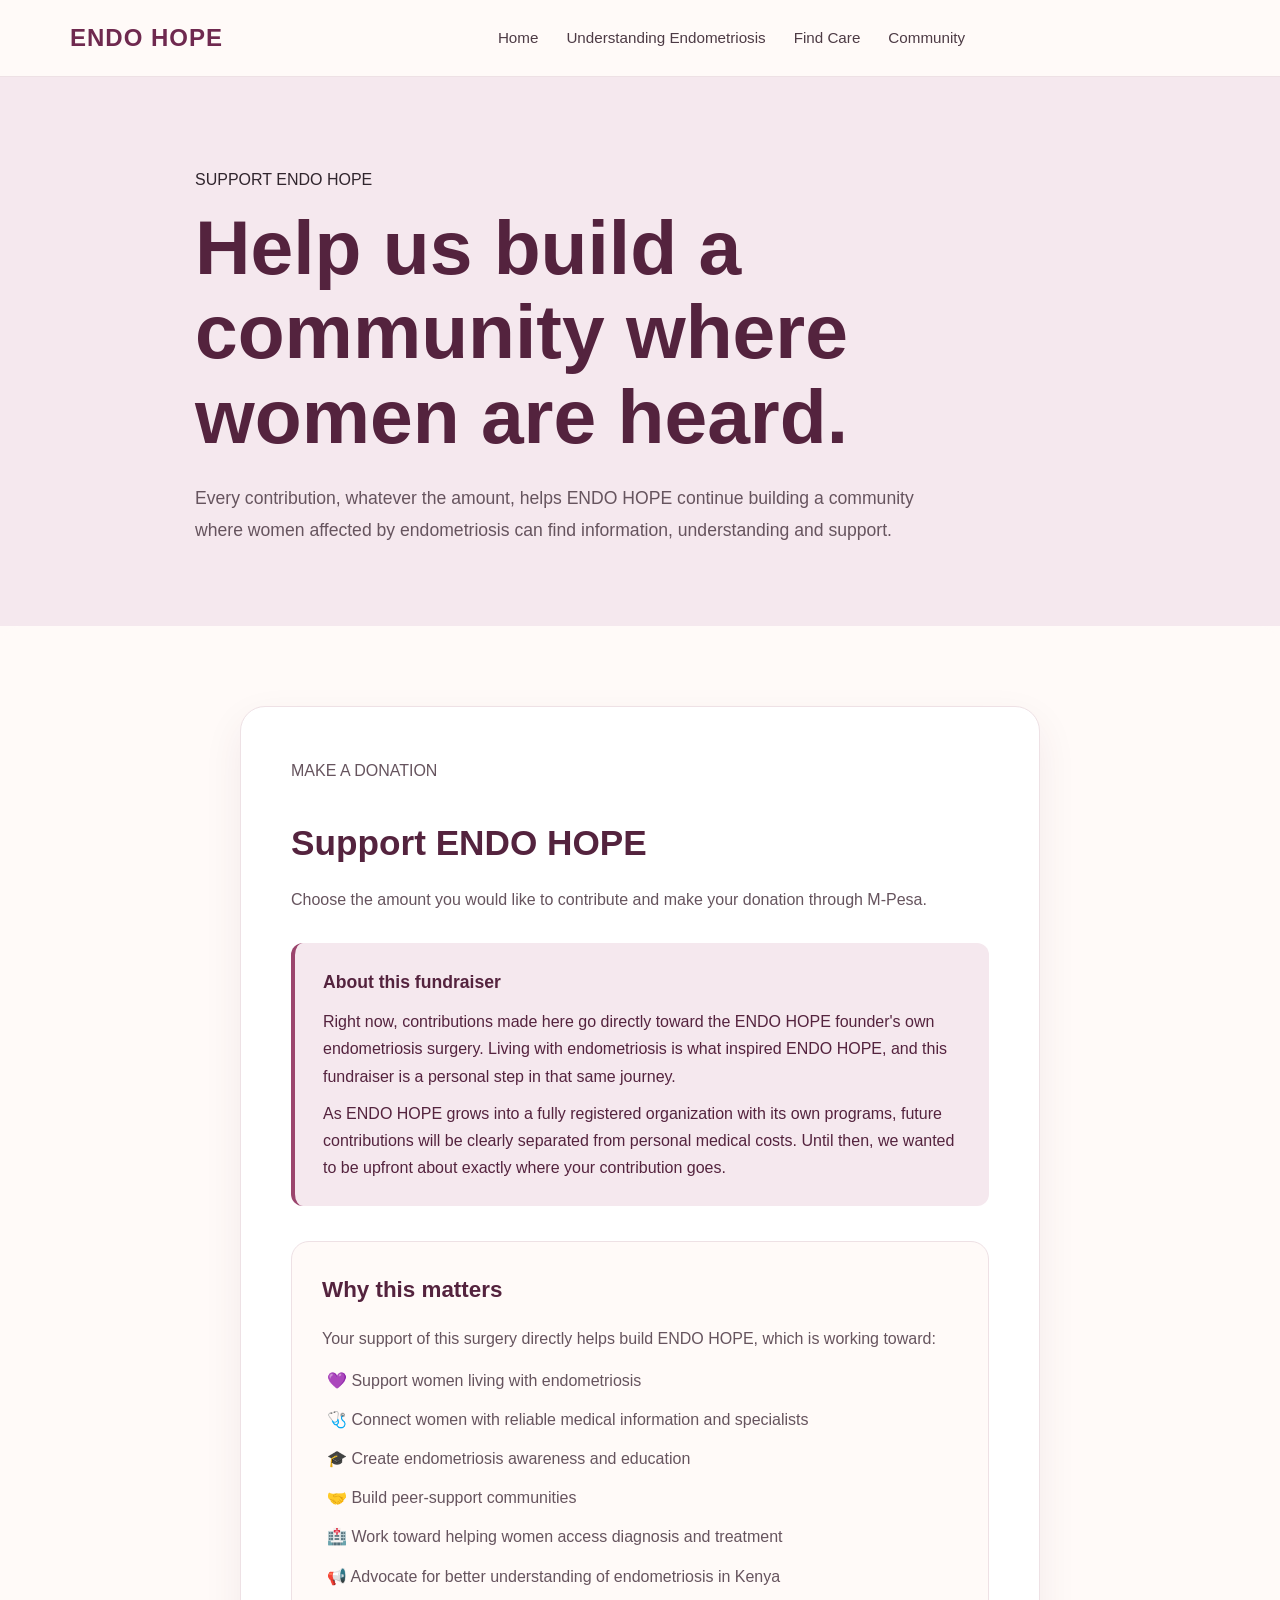
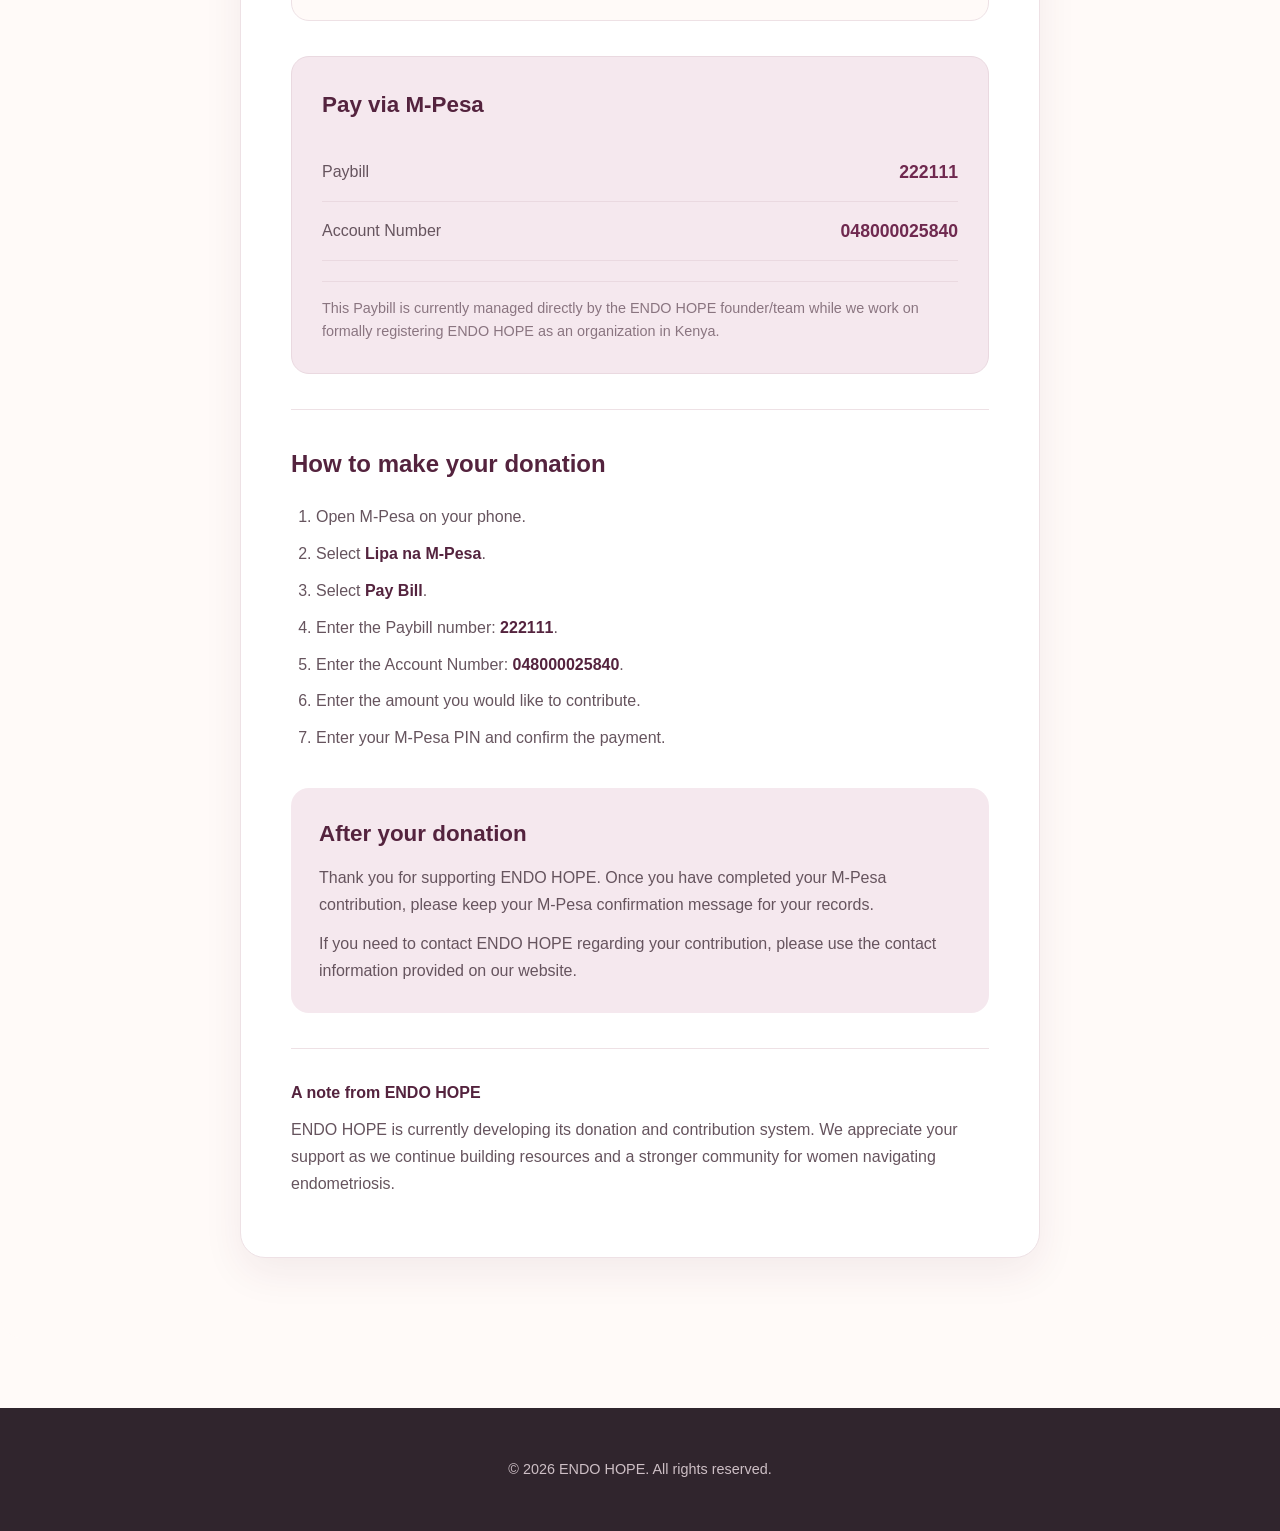
<file: pages/donate.html>
<!DOCTYPE html>
<html lang="en">

<head>
    <meta charset="UTF-8">
    <meta name="viewport" content="width=device-width, initial-scale=1.0">

    <title>Support ENDO HOPE</title>

    <link rel="stylesheet" href="../style.css">
</head>

<body>

    <!-- Navigation -->

    <header class="site-header">

        <div class="container">

            <a href="../index.html" class="logo">
                ENDO HOPE
            </a>

            <nav class="main-nav">

                <a href="../index.html">
                    Home
                </a>

                <a href="diagnosis.html">
                    Understanding Endometriosis
                </a>

                <a href="care.html">
                    Find Care
                </a>

                 <a href="warriors.html">
                Community
            </a>

            </nav>

        </div>

    </header>


    <!-- Donation Hero -->

    <main>

        <section class="donation-hero">

            <div class="container">

                <p class="eyebrow">
                    SUPPORT ENDO HOPE
                </p>

                <h1>
                    Help us build a community
                    where women are heard.
                </h1>

                <p class="hero-text">
                    Every contribution, whatever the amount,
                    helps ENDO HOPE continue building a community
                    where women affected by endometriosis can find
                    information, understanding and support.
                </p>

            </div>

        </section>


        <!-- Donation Section -->

        <section class="donation-section">

            <div class="container">

                <div class="donation-card">

                    <p class="eyebrow">
                        MAKE A DONATION
                    </p>

                    <h2>
                        Support ENDO HOPE
                    </h2>

                    <p>
                        Choose the amount you would like to contribute
                        and make your donation through M-Pesa.
                    </p>

                    <!-- About This Fundraiser -->

                    <div class="fundraiser-note">

                        <h3>
                            About this fundraiser
                        </h3>

                        <p>
                            Right now, contributions made here go
                            directly toward the ENDO HOPE founder's
                            own endometriosis surgery. Living with
                            endometriosis is what inspired ENDO HOPE,
                            and this fundraiser is a personal step in
                            that same journey.
                        </p>

                        <p>
                            As ENDO HOPE grows into a fully
                            registered organization with its own
                            programs, future contributions will be
                            clearly separated from personal medical
                            costs. Until then, we wanted to be upfront
                            about exactly where your contribution goes.
                        </p>

                    </div>

<!-- What Your Contribution Supports -->

<div class="donation-impact">

    <h3>
        Why this matters
    </h3>

    <p class="donation-impact-intro">
        Your support of this surgery directly helps build ENDO HOPE,
        which is working toward:
    </p>

    <ul>

        <li>
            💜 Support women living with endometriosis
        </li>

        <li>
            🩺 Connect women with reliable medical information and specialists
        </li>

        <li>
            🎓 Create endometriosis awareness and education
        </li>

        <li>
            🤝 Build peer-support communities
        </li>

        <li>
            🏥 Work toward helping women access diagnosis and treatment
        </li>

        <li>
            📢 Advocate for better understanding of endometriosis in Kenya
        </li>

    </ul>

</div>


<!-- Payment Details -->

                    <!-- Payment Details -->

                    <div class="payment-box">

                        <h3>
                            Pay via M-Pesa
                        </h3>

                        <div class="payment-detail">

                            <span>
                                Paybill
                            </span>

                            <strong>
                                222111
                            </strong>

                        </div>


                        <div class="payment-detail">

                            <span>
                                Account Number
                            </span>

                            <strong>
                                048000025840
                            </strong>

                        </div>

                        <p class="payment-note">
                            This Paybill is currently managed directly
                            by the ENDO HOPE founder/team while we
                            work on formally registering ENDO HOPE
                            as an organization in Kenya.
                        </p>

                    </div>

                    <div class="donation-instructions">

                        <h3>
                            How to make your donation
                        </h3>

                        <ol>

                            <li>
                                Open M-Pesa on your phone.
                            </li>

                            <li>
                                Select <strong>Lipa na M-Pesa</strong>.
                            </li>

                            <li>
                                Select <strong>Pay Bill</strong>.
                            </li>

                            <li>
                                Enter the Paybill number:
                                <strong>222111</strong>.
                            </li>

                            <li>
                                Enter the Account Number:
                                <strong>048000025840</strong>.
                            </li>

                            <li>
                                Enter the amount you would like
                                to contribute.
                            </li>

                            <li>
                                Enter your M-Pesa PIN and confirm
                                the payment.
                            </li>

                        </ol>

                    </div>


                    <!-- Confirmation -->

                    <div class="donation-confirmation">

                        <h3>
                            After your donation
                        </h3>

                        <p>
                            Thank you for supporting ENDO HOPE.
                            Once you have completed your M-Pesa
                            contribution, please keep your M-Pesa
                            confirmation message for your records.
                        </p>

                        <p>
                            If you need to contact ENDO HOPE regarding
                            your contribution, please use the contact
                            information provided on our website.
                        </p>

                    </div>


                    <!-- Transparency -->

                    <div class="donation-note">

                        <p>
                            <strong>
                                A note from ENDO HOPE
                            </strong>
                        </p>

                        <p>
                            ENDO HOPE is currently developing its
                            donation and contribution system. We
                            appreciate your support as we continue
                            building resources and a stronger
                            community for women navigating
                            endometriosis.
                        </p>

                    </div>

                </div>

            </div>

        </section>

    </main>


    <!-- Footer -->

    <footer class="site-footer">

        <div class="container">

            <p>
                © 2026 ENDO HOPE. All rights reserved.
            </p>

        </div>

    </footer>


</body>

</html>
</file>
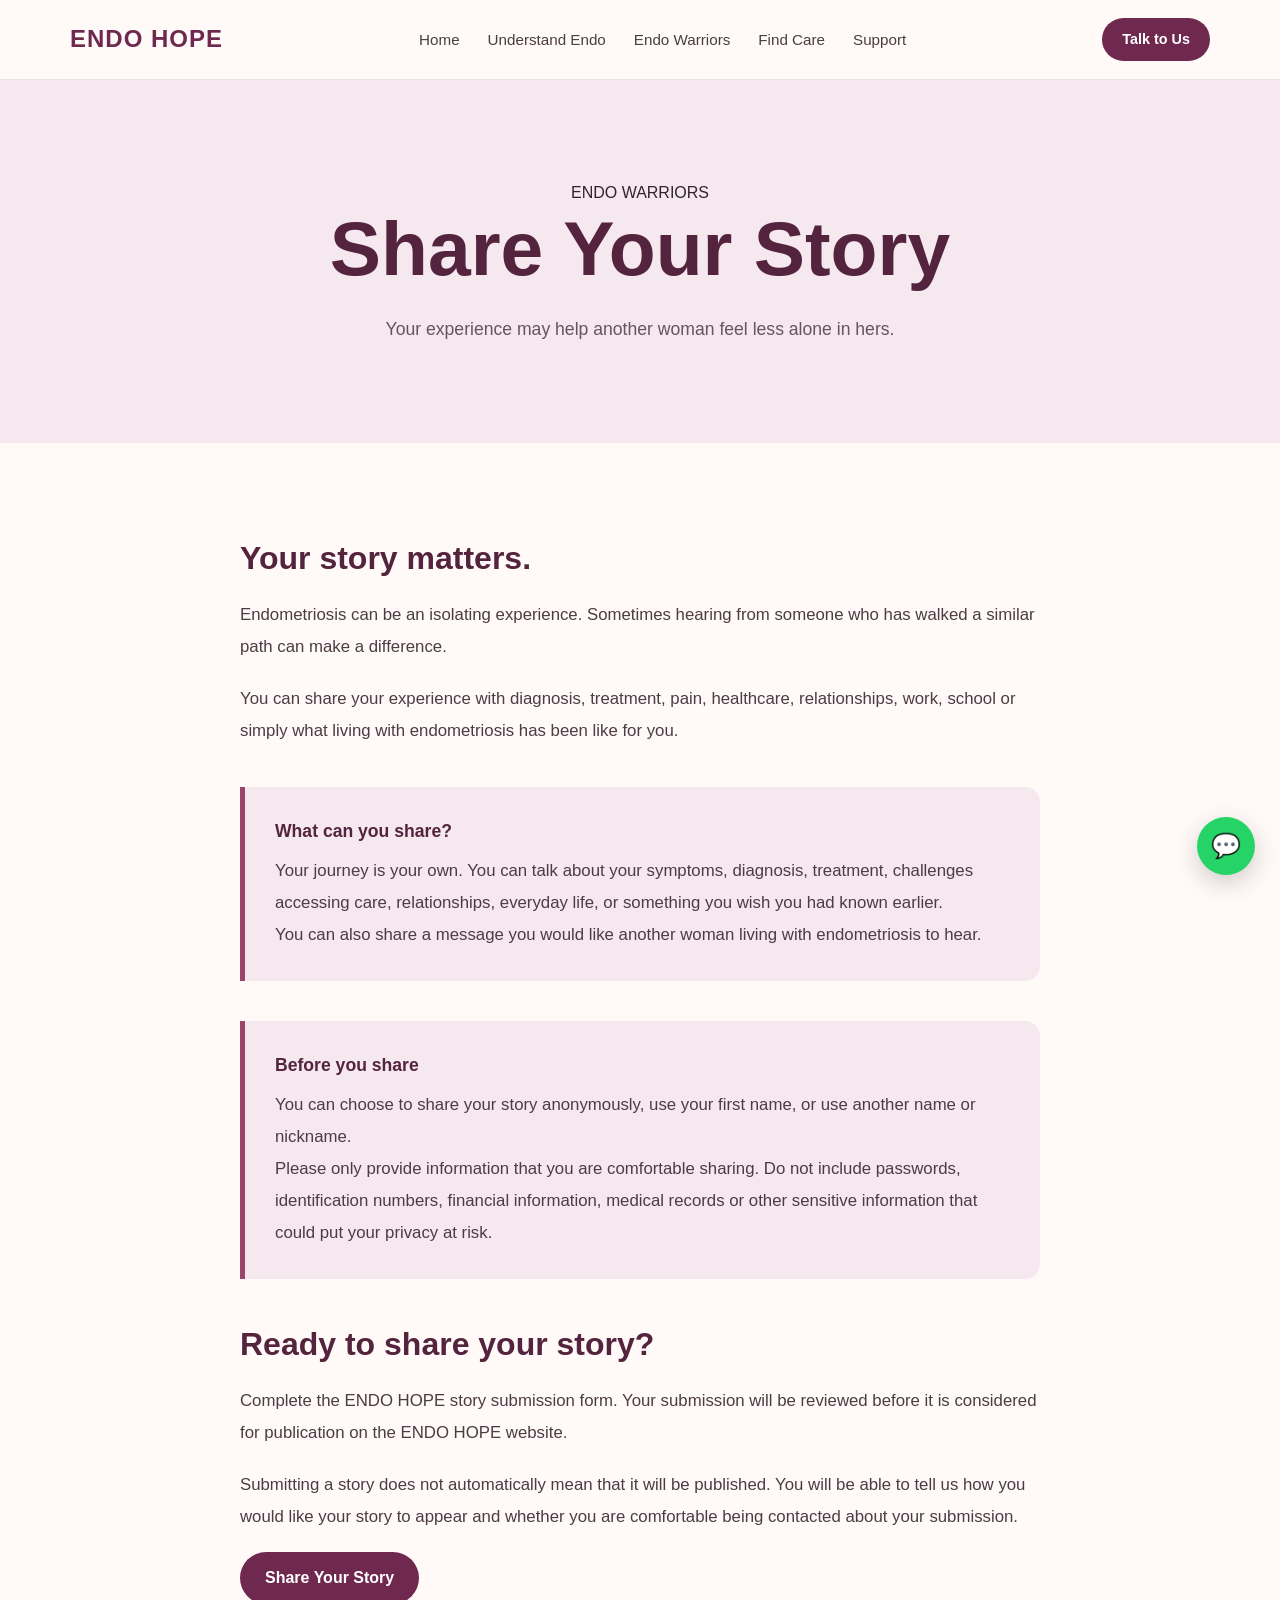
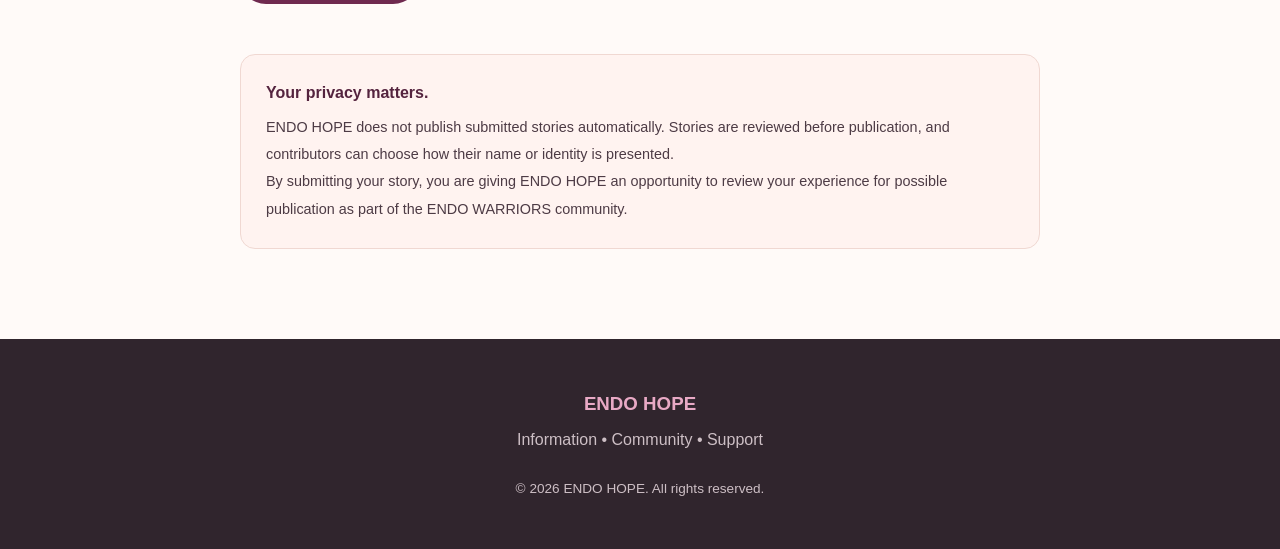
<file: pages/share-story.html>
<!DOCTYPE html>

<html lang="en">

<head>

<meta charset="UTF-8">

<meta
    name="viewport"
    content="width=device-width, initial-scale=1.0"
>

<title>Share Your Story | ENDO HOPE</title>

<link rel="stylesheet" href="../style.css">


</head>

<body>


<!-- Navigation -->

<header>

    <nav>

        <div class="logo">
            ENDO HOPE
        </div>


        <ul class="nav-links">

            <li>
                <a href="../index.html">
                    Home
                </a>
            </li>

            <li>
                <a href="what-is-endometriosis.html">
                    Understand Endo
                </a>
            </li>

             <li>
                <a href="warriors.html">
                    Endo Warriors
                </a>
            </li>

             <li>
                <a href="care.html">
                    Find Care
                </a>
            </li>
            </li>

            <li>
                <a href="support.html">
                    Support
                </a>
            </li>

        </ul>


        <a
            href="https://wa.me/254713558069?text=Hello%20ENDO%20HOPE%2C%20I%20would%20like%20to%20talk."
            target="_blank"
            rel="noopener noreferrer"
            class="nav-button"
        >
            Talk to Us
        </a>

    </nav>

</header>


<main>


    <!-- Hero -->

    <section class="page-hero">

        <div class="page-hero-content">

            <p class="eyebrow">
                ENDO WARRIORS
            </p>

            <h1>
                Share Your Story
            </h1>

            <p>
                Your experience may help another woman feel
                less alone in hers.
            </p>

        </div>

    </section>


    <!-- Story Introduction -->

    <section class="article-section">

        <div class="article-container">


            <div class="story-introduction">

                <h2>
                    Your story matters.
                </h2>

                <p>
                    Endometriosis can be an isolating experience.
                    Sometimes hearing from someone who has walked
                    a similar path can make a difference.
                </p>

                <p>
                    You can share your experience with diagnosis,
                    treatment, pain, healthcare, relationships,
                    work, school or simply what living with
                    endometriosis has been like for you.
                </p>

            </div>


            <!-- What You Can Share -->

            <div class="article-highlight">

                <strong>
                    What can you share?
                </strong>

                <p>
                    Your journey is your own. You can talk about
                    your symptoms, diagnosis, treatment, challenges
                    accessing care, relationships, everyday life,
                    or something you wish you had known earlier.
                </p>

                <p>
                    You can also share a message you would like
                    another woman living with endometriosis to hear.
                </p>

            </div>


            <!-- Before You Share -->

            <div class="article-highlight">

                <strong>
                    Before you share
                </strong>

                <p>
                    You can choose to share your story anonymously,
                    use your first name, or use another name or
                    nickname.
                </p>

                <p>
                    Please only provide information that you are
                    comfortable sharing. Do not include passwords,
                    identification numbers, financial information,
                    medical records or other sensitive information
                    that could put your privacy at risk.
                </p>

            </div>


            <!-- Story Submission -->

            <div class="story-introduction">

                <h2>
                    Ready to share your story?
                </h2>

                <p>
                    Complete the ENDO HOPE story submission form.
                    Your submission will be reviewed before it is
                    considered for publication on the ENDO HOPE
                    website.
                </p>

                <p>
                    Submitting a story does not automatically mean
                    that it will be published. You will be able to
                    tell us how you would like your story to appear
                    and whether you are comfortable being contacted
                    about your submission.
                </p>

                <a
                    href="https://docs.google.com/forms/d/e/1FAIpQLScqjUtD5WBjV9Cp6oVQu0HHwR9qqYe2o7ZpuOSR_ZLOXU1kqw/viewform"
                    target="_blank"
                    rel="noopener noreferrer"
                    class="primary-button"
                >
                    Share Your Story
                </a>

            </div>


            <!-- Privacy -->

            <div class="medical-disclaimer">

                <strong>
                    Your privacy matters.
                </strong>

                <p>
                    ENDO HOPE does not publish submitted stories
                    automatically. Stories are reviewed before
                    publication, and contributors can choose how
                    their name or identity is presented.
                </p>

                <p>
                    By submitting your story, you are giving ENDO HOPE
                    an opportunity to review your experience for
                    possible publication as part of the ENDO WARRIORS
                    community.
                </p>

            </div>


        </div>

    </section>

</main>


<!-- Footer -->

<footer>

    <div class="footer-content">

        <h3>
            ENDO HOPE
        </h3>

        <p>
            Information • Community • Support
        </p>

        <p class="copyright">
            © 2026 ENDO HOPE. All rights reserved.
        </p>

    </div>

</footer>


<!-- Floating WhatsApp -->

<a
    href="https://wa.me/254713558069?text=Hello%20ENDO%20HOPE%2C%20I%20would%20like%20to%20talk."
    target="_blank"
    rel="noopener noreferrer"
    class="floating-whatsapp"
    aria-label="Talk to ENDO HOPE on WhatsApp"
>
    💬
</a>

</body>

</html>
</file>
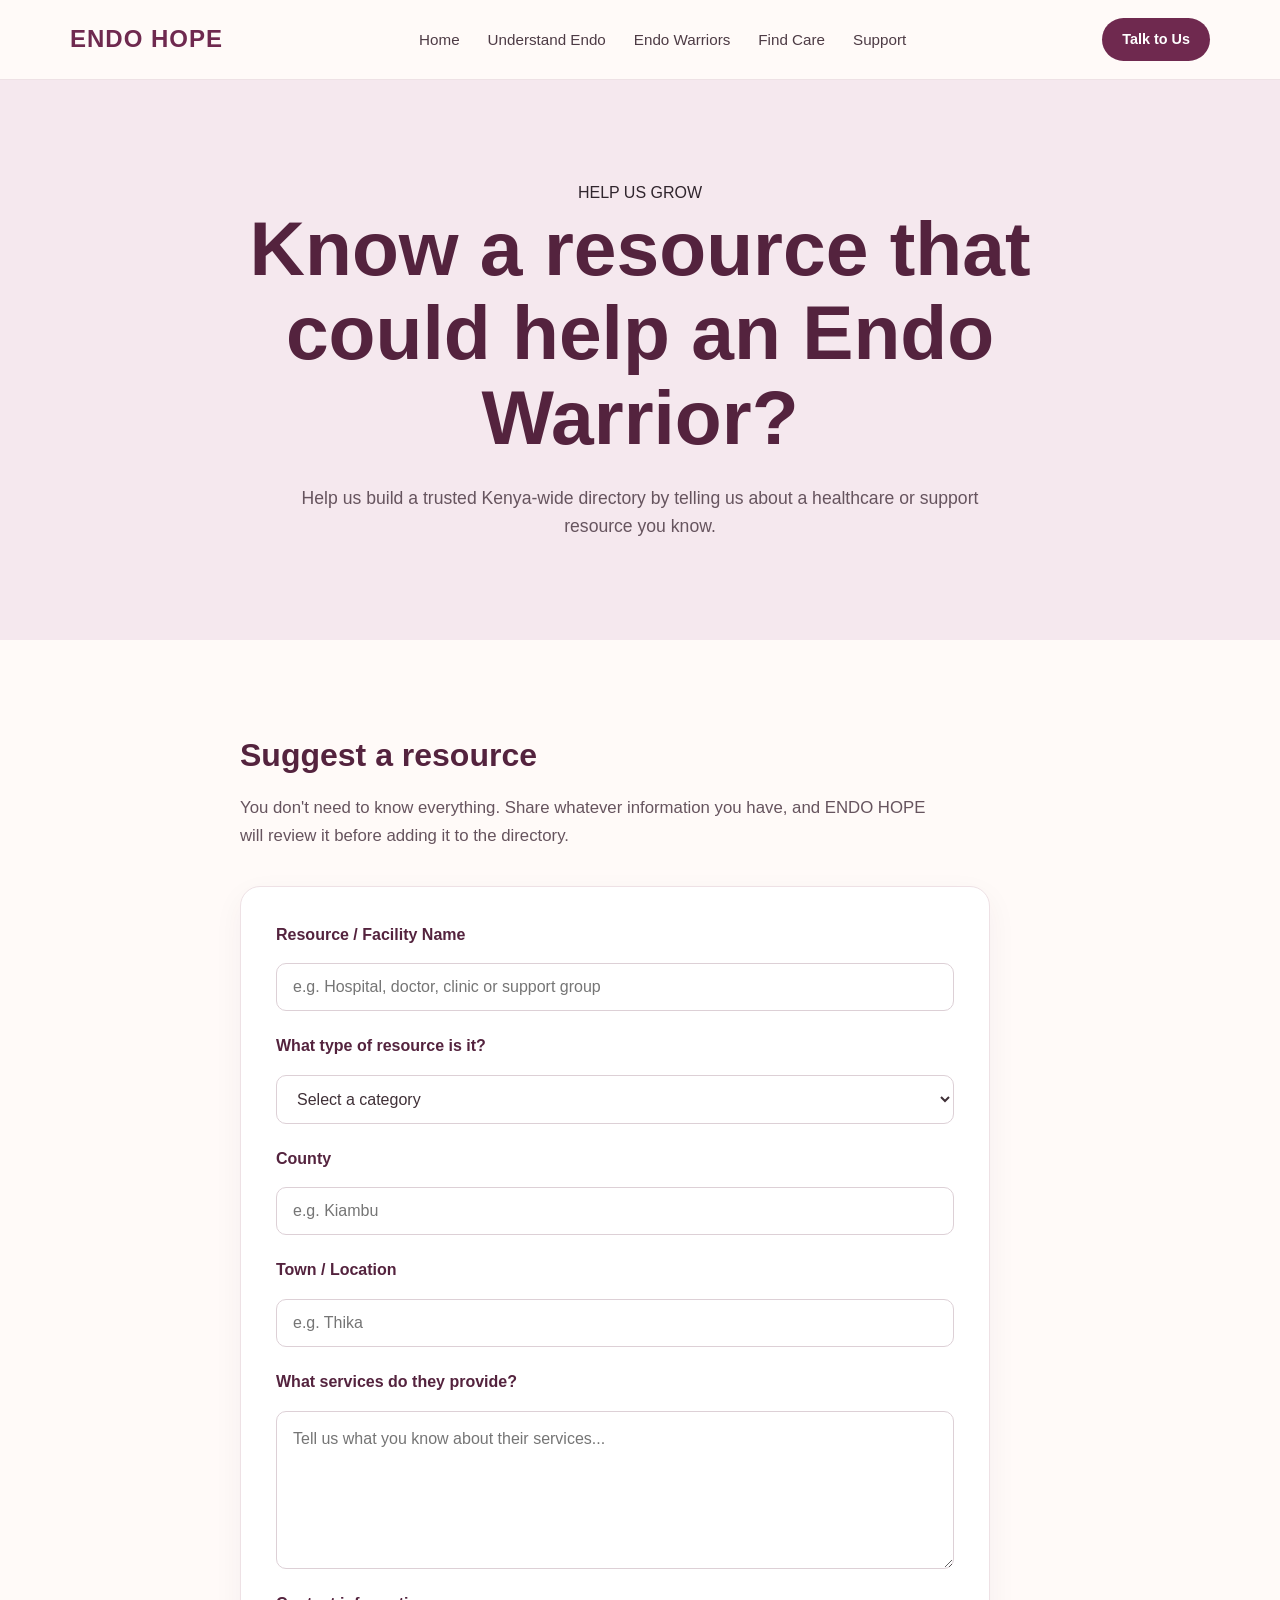
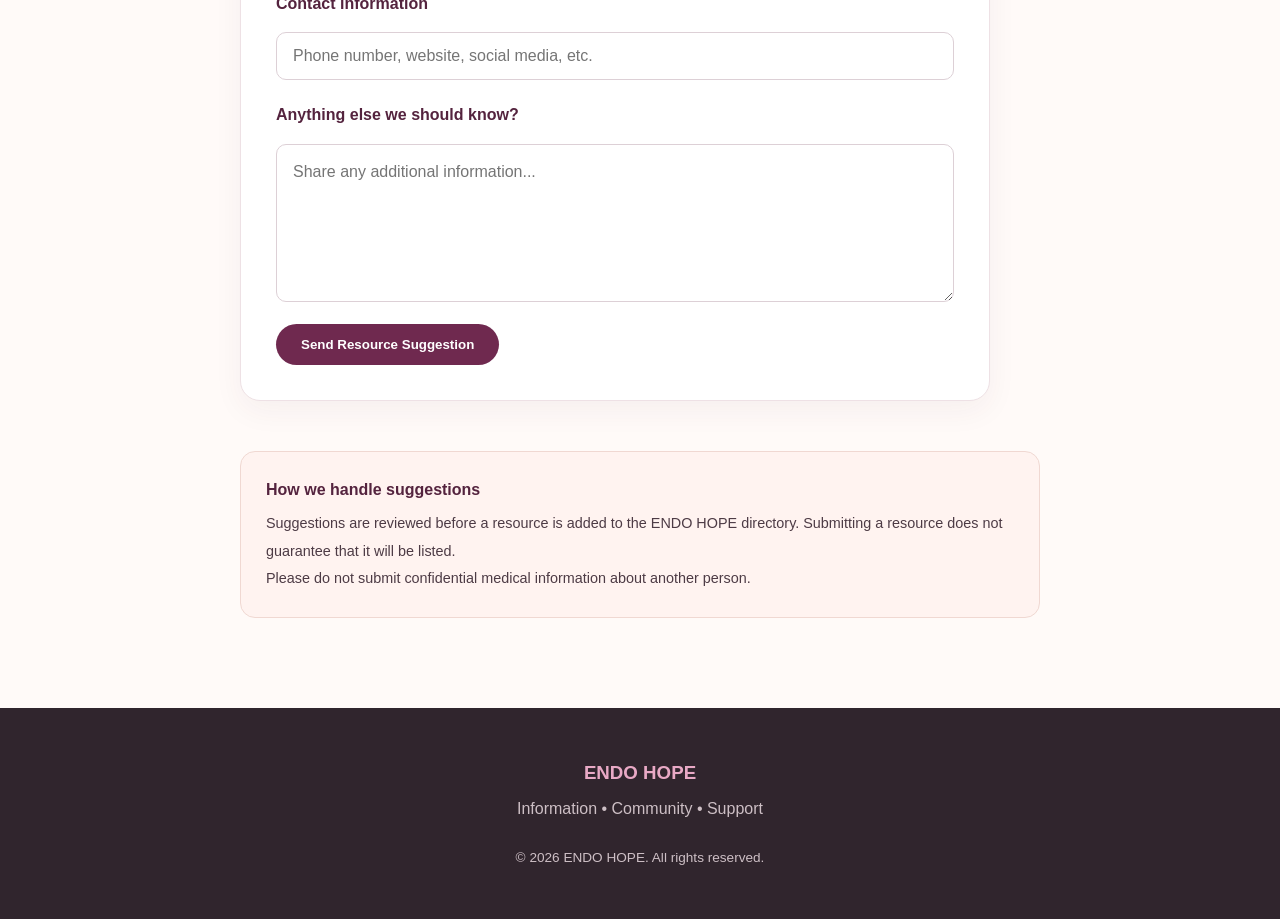
<file: pages/suggest-resource.html>
<!DOCTYPE html>
<html lang="en">

<head>

    <meta charset="UTF-8">

    <meta
        name="viewport"
        content="width=device-width, initial-scale=1.0"
    >

    <title>Suggest a Care Resource | ENDO HOPE</title>

    <link
        rel="stylesheet"
        href="../style.css"
    >

</head>


<body>


    <!-- Navigation -->

    <header>

        <nav>

            <div class="logo">
                ENDO HOPE
            </div>


            <ul class="nav-links">

                <li>
                    <a href="../index.html">
                        Home
                    </a>
                </li>

                <li>
                    <a href="what-is-endometriosis.html">
                        Understand Endo
                    </a>
                </li>

                 <li>
                <a href="warriors.html">
                    Endo Warriors
                </a>
            </li>

                <li>
                    <a href="care.html">
                        Find Care
                    </a>
                </li>

                <li>
                <a href="support.html">
                    Support
                </a>
            </li>
                </li>

            </ul>


            <a
                href="https://wa.me/254713558069?text=Hello%20ENDO%20HOPE%2C%20I%20would%20like%20to%20talk."
                target="_blank"
                rel="noopener noreferrer"
                class="nav-button"
            >
                Talk to Us
            </a>

        </nav>

    </header>



    <main>


        <!-- Page Hero -->

        <section class="page-hero">

            <div class="page-hero-content">

                <p class="eyebrow">
                    HELP US GROW
                </p>


                <h1>
                    Know a resource that could help an Endo Warrior?
                </h1>


                <p>
                    Help us build a trusted Kenya-wide directory
                    by telling us about a healthcare or support
                    resource you know.
                </p>

            </div>

        </section>



        <!-- Resource Form -->

        <section class="article-section">

            <div class="article-container">


                <div class="resource-form-intro">

                    <h2>
                        Suggest a resource
                    </h2>

                    <p>
                        You don't need to know everything.
                        Share whatever information you have,
                        and ENDO HOPE will review it before
                        adding it to the directory.
                    </p>

                </div>



                <form
                    id="resourceForm"
                    class="resource-form"
                >


                    <!-- Resource Name -->

                    <div class="form-group">

                        <label for="resourceName">
                            Resource / Facility Name
                        </label>

                        <input
                            type="text"
                            id="resourceName"
                            placeholder="e.g. Hospital, doctor, clinic or support group"
                            required
                        >

                    </div>



                    <!-- Resource Type -->

                    <div class="form-group">

                        <label for="resourceCategory">
                            What type of resource is it?
                        </label>

                        <select
                            id="resourceCategory"
                            required
                        >

                            <option value="">
                                Select a category
                            </option>

                            <option value="Healthcare Facility">
                                Healthcare Facility
                            </option>

                            <option value="Specialist">
                                Specialist / Doctor
                            </option>

                            <option value="Diagnostics">
                                Diagnosis / Testing
                            </option>

                            <option value="Pharmacy">
                                Pharmacy / Medication
                            </option>

                            <option value="Support">
                                Support Organisation / Group
                            </option>

                            <option value="Other">
                                Other
                            </option>

                        </select>

                    </div>



                    <!-- County -->

                    <div class="form-group">

                        <label for="resourceCounty">
                            County
                        </label>

                        <input
                            type="text"
                            id="resourceCounty"
                            placeholder="e.g. Kiambu"
                            required
                        >

                    </div>



                    <!-- Location -->

                    <div class="form-group">

                        <label for="resourceLocation">
                            Town / Location
                        </label>

                        <input
                            type="text"
                            id="resourceLocation"
                            placeholder="e.g. Thika"
                        >

                    </div>



                    <!-- Services -->

                    <div class="form-group">

                        <label for="resourceServices">
                            What services do they provide?
                        </label>

                        <textarea
                            id="resourceServices"
                            rows="5"
                            placeholder="Tell us what you know about their services..."
                        ></textarea>

                    </div>



                    <!-- Contact -->

                    <div class="form-group">

                        <label for="resourceContact">
                            Contact information
                        </label>

                        <input
                            type="text"
                            id="resourceContact"
                            placeholder="Phone number, website, social media, etc."
                        >

                    </div>



                    <!-- Additional Information -->

                    <div class="form-group">

                        <label for="resourceNotes">
                            Anything else we should know?
                        </label>

                        <textarea
                            id="resourceNotes"
                            rows="5"
                            placeholder="Share any additional information..."
                        ></textarea>

                    </div>



                    <!-- Submit -->

                    <button
                        type="submit"
                        class="primary-button"
                    >
                        Send Resource Suggestion
                    </button>


                </form>



                <!-- Privacy / Verification Notice -->

                <div class="medical-disclaimer">

                    <strong>
                        How we handle suggestions
                    </strong>

                    <p>
                        Suggestions are reviewed before a resource
                        is added to the ENDO HOPE directory.
                        Submitting a resource does not guarantee
                        that it will be listed.
                    </p>

                    <p>
                        Please do not submit confidential medical
                        information about another person.
                    </p>

                </div>



            </div>

        </section>

    </main>



    <!-- Footer -->

    <footer>

        <div class="footer-content">

            <h3>
                ENDO HOPE
            </h3>

            <p>
                Information • Community • Support
            </p>

            <p class="copyright">
                © 2026 ENDO HOPE. All rights reserved.
            </p>

        </div>

    </footer>



    <script src="../script.js"></script>

</body>

</html>
</file>
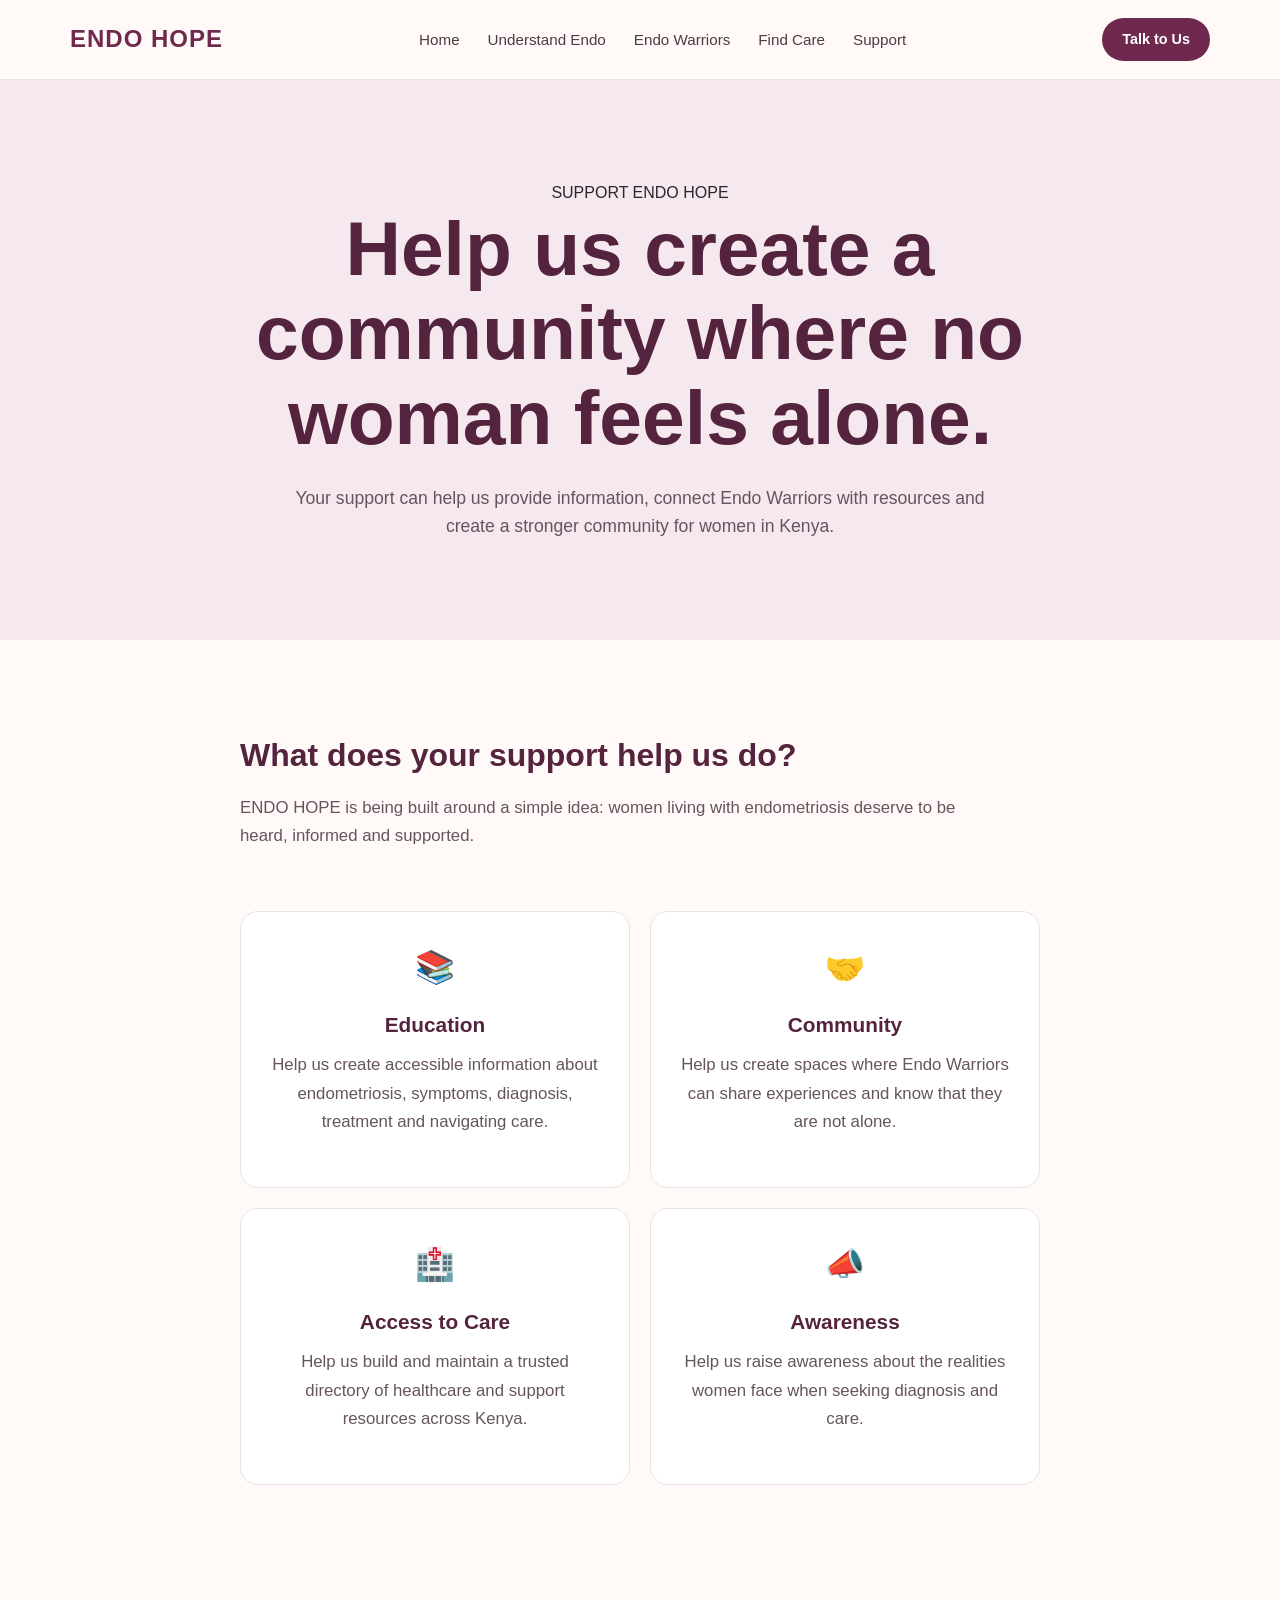
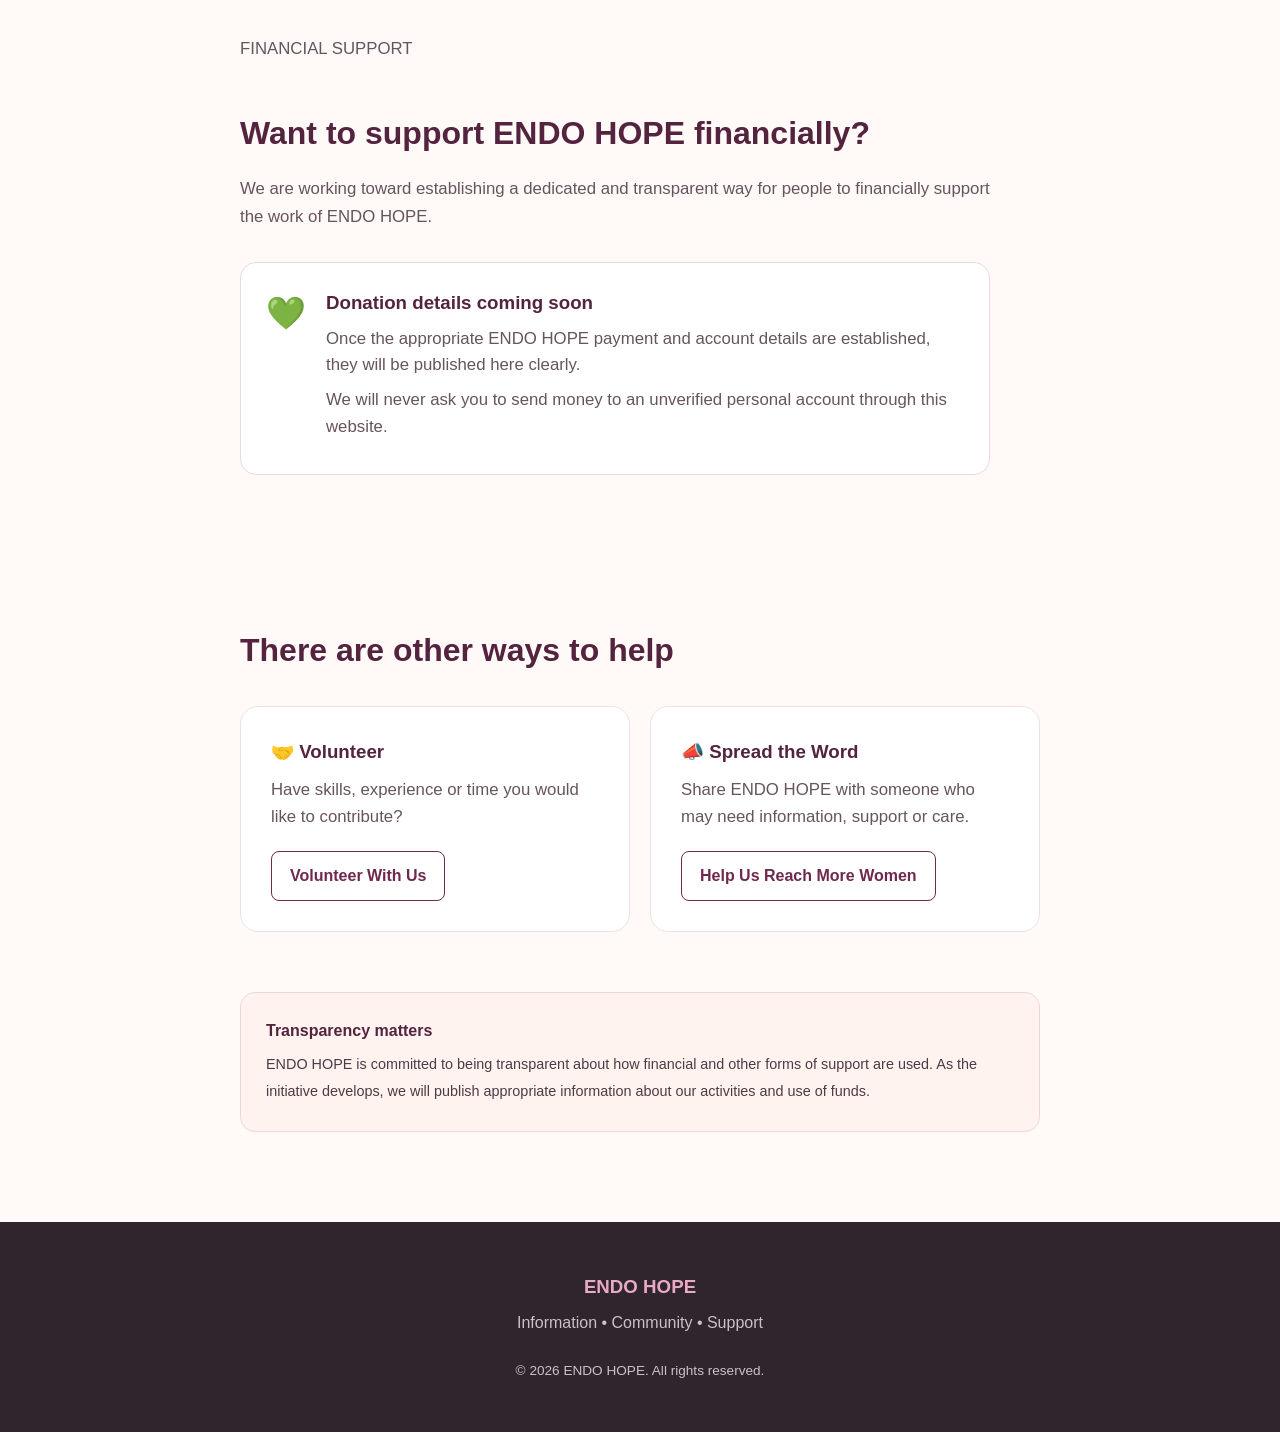
<file: pages/support.html>
<!DOCTYPE html>
<html lang="en">

<head>

    <meta charset="UTF-8">

    <meta
        name="viewport"
        content="width=device-width, initial-scale=1.0"
    >

    <title>Support ENDO HOPE</title>

    <link
        rel="stylesheet"
        href="../style.css"
    >

</head>


<body>


    <!-- Navigation -->

    <header>

        <nav>

            <div class="logo">
                ENDO HOPE
            </div>


            <ul class="nav-links">

                <li>
                    <a href="../index.html">
                        Home
                    </a>
                </li>

                <li>
                    <a href="what-is-endometriosis.html">
                        Understand Endo
                    </a>
                </li>

                <li>
                   <a href="warriors.html">
                     Endo Warriors
                      </a>
                </li>

                <li>
                    <a href="care.html">
                        Find Care
                    </a>
                </li>

                <li>
                    <a href="support.html">
                        Support
                    </a>
                </li>

            </ul>


            <a
                href="https://wa.me/254713558069?text=Hello%20ENDO%20HOPE%2C%20I%20would%20like%20to%20talk."
                target="_blank"
                rel="noopener noreferrer"
                class="nav-button"
            >
                Talk to Us
            </a>

        </nav>

    </header>



    <main>


        <!-- Hero -->

        <section class="page-hero">

            <div class="page-hero-content">

                <p class="eyebrow">
                    SUPPORT ENDO HOPE
                </p>


                <h1>
                    Help us create a community where no woman feels alone.
                </h1>


                <p>
                    Your support can help us provide information,
                    connect Endo Warriors with resources and create
                    a stronger community for women in Kenya.
                </p>

            </div>

        </section>



        <!-- Why Support -->

        <section class="article-section">

            <div class="article-container">


                <div class="support-intro">

                    <h2>
                        What does your support help us do?
                    </h2>

                    <p>
                        ENDO HOPE is being built around a simple idea:
                        women living with endometriosis deserve to be
                        heard, informed and supported.
                    </p>

                </div>



                <!-- Support Cards -->

                <div class="support-grid">


                    <article class="support-card">

                        <div class="support-icon">
                            📚
                        </div>

                        <h3>
                            Education
                        </h3>

                        <p>
                            Help us create accessible information
                            about endometriosis, symptoms, diagnosis,
                            treatment and navigating care.
                        </p>

                    </article>



                    <article class="support-card">

                        <div class="support-icon">
                            🤝
                        </div>

                        <h3>
                            Community
                        </h3>

                        <p>
                            Help us create spaces where Endo Warriors
                            can share experiences and know that they
                            are not alone.
                        </p>

                    </article>



                    <article class="support-card">

                        <div class="support-icon">
                            🏥
                        </div>

                        <h3>
                            Access to Care
                        </h3>

                        <p>
                            Help us build and maintain a trusted
                            directory of healthcare and support
                            resources across Kenya.
                        </p>

                    </article>



                    <article class="support-card">

                        <div class="support-icon">
                            📣
                        </div>

                        <h3>
                            Awareness
                        </h3>

                        <p>
                            Help us raise awareness about the realities
                            women face when seeking diagnosis and care.
                        </p>

                    </article>


                </div>



                <!-- Financial Support -->

                <section class="donation-section">

                    <div class="donation-content">

                        <p class="eyebrow">
                            FINANCIAL SUPPORT
                        </p>


                        <h2>
                            Want to support ENDO HOPE financially?
                        </h2>


                        <p>
                            We are working toward establishing a
                            dedicated and transparent way for people
                            to financially support the work of
                            ENDO HOPE.
                        </p>


                        <div class="donation-notice">

                            <div class="donation-icon">
                                💚
                            </div>


                            <div>

                                <h3>
                                    Donation details coming soon
                                </h3>

                                <p>
                                    Once the appropriate ENDO HOPE
                                    payment and account details are
                                    established, they will be published
                                    here clearly.
                                </p>

                                <p>
                                    We will never ask you to send money
                                    to an unverified personal account
                                    through this website.
                                </p>

                            </div>

                        </div>

                    </div>

                </section>



                <!-- Other Ways -->

                <section class="other-support">

                    <h2>
                        There are other ways to help
                    </h2>


                    <div class="other-support-grid">


                        <div class="other-support-card">

                            <h3>
                                🤝 Volunteer
                            </h3>

                            <p>
                                Have skills, experience or time you
                                would like to contribute?
                            </p>

                            <a
                                href="https://wa.me/254713558069?text=Hello%20ENDO%20HOPE%2C%20I%20would%20like%20to%20volunteer."
                                target="_blank"
                                rel="noopener noreferrer"
                                class="secondary-button"
                            >
                                Volunteer With Us
                            </a>

                        </div>



                        <div class="other-support-card">

                            <h3>
                                📣 Spread the Word
                            </h3>

                            <p>
                                Share ENDO HOPE with someone who may
                                need information, support or care.
                            </p>

                            <a
                                href="https://wa.me/254713558069?text=Hello%20ENDO%20HOPE%2C%20I%20would%20like%20to%20help%20spread%20awareness."
                                target="_blank"
                                rel="noopener noreferrer"
                                class="secondary-button"
                            >
                                Help Us Reach More Women
                            </a>

                        </div>


                    </div>

                </section>



                <!-- Transparency -->

                <div class="medical-disclaimer">

                    <strong>
                        Transparency matters
                    </strong>

                    <p>
                        ENDO HOPE is committed to being transparent
                        about how financial and other forms of support
                        are used. As the initiative develops, we will
                        publish appropriate information about our
                        activities and use of funds.
                    </p>

                </div>


            </div>

        </section>

    </main>



    <!-- Footer -->

    <footer>

        <div class="footer-content">

            <h3>
                ENDO HOPE
            </h3>

            <p>
                Information • Community • Support
            </p>

            <p class="copyright">
                © 2026 ENDO HOPE. All rights reserved.
            </p>

        </div>

    </footer>



    <script src="../script.js"></script>

</body>

</html>
</file>
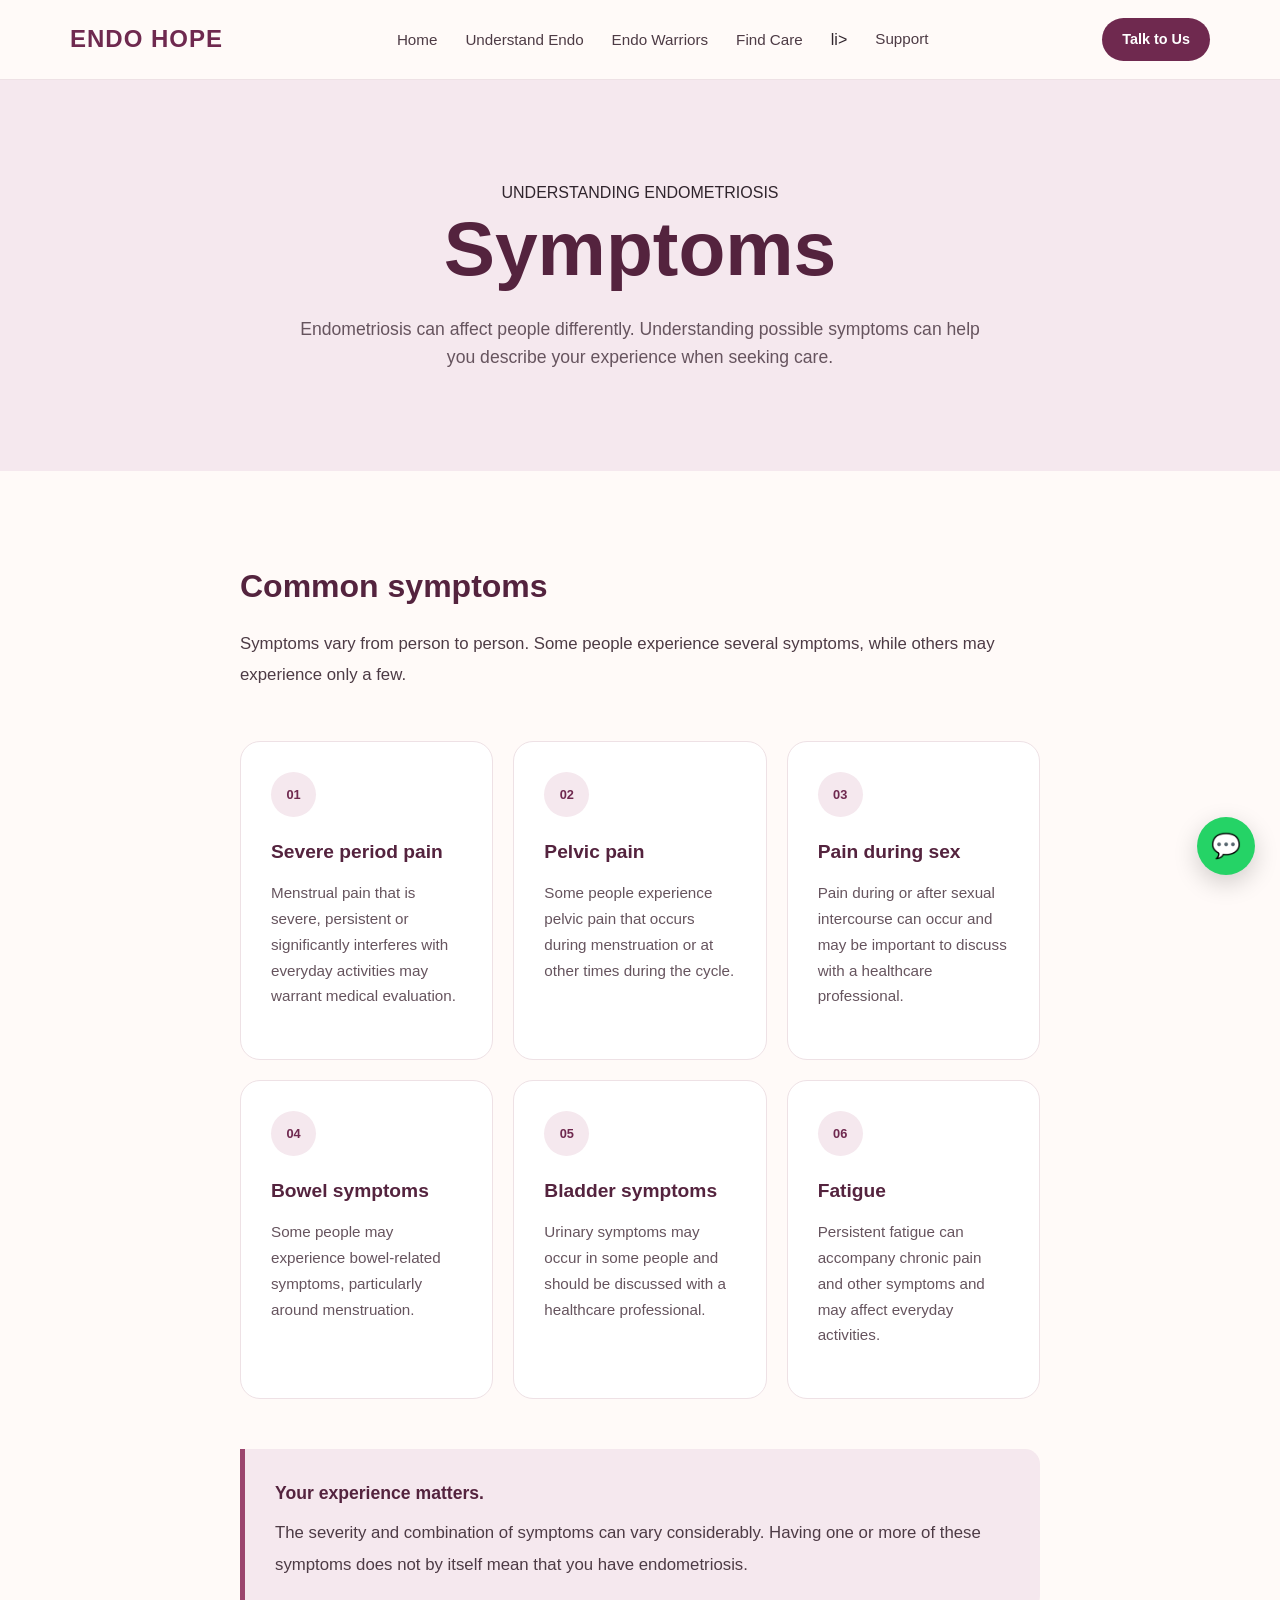
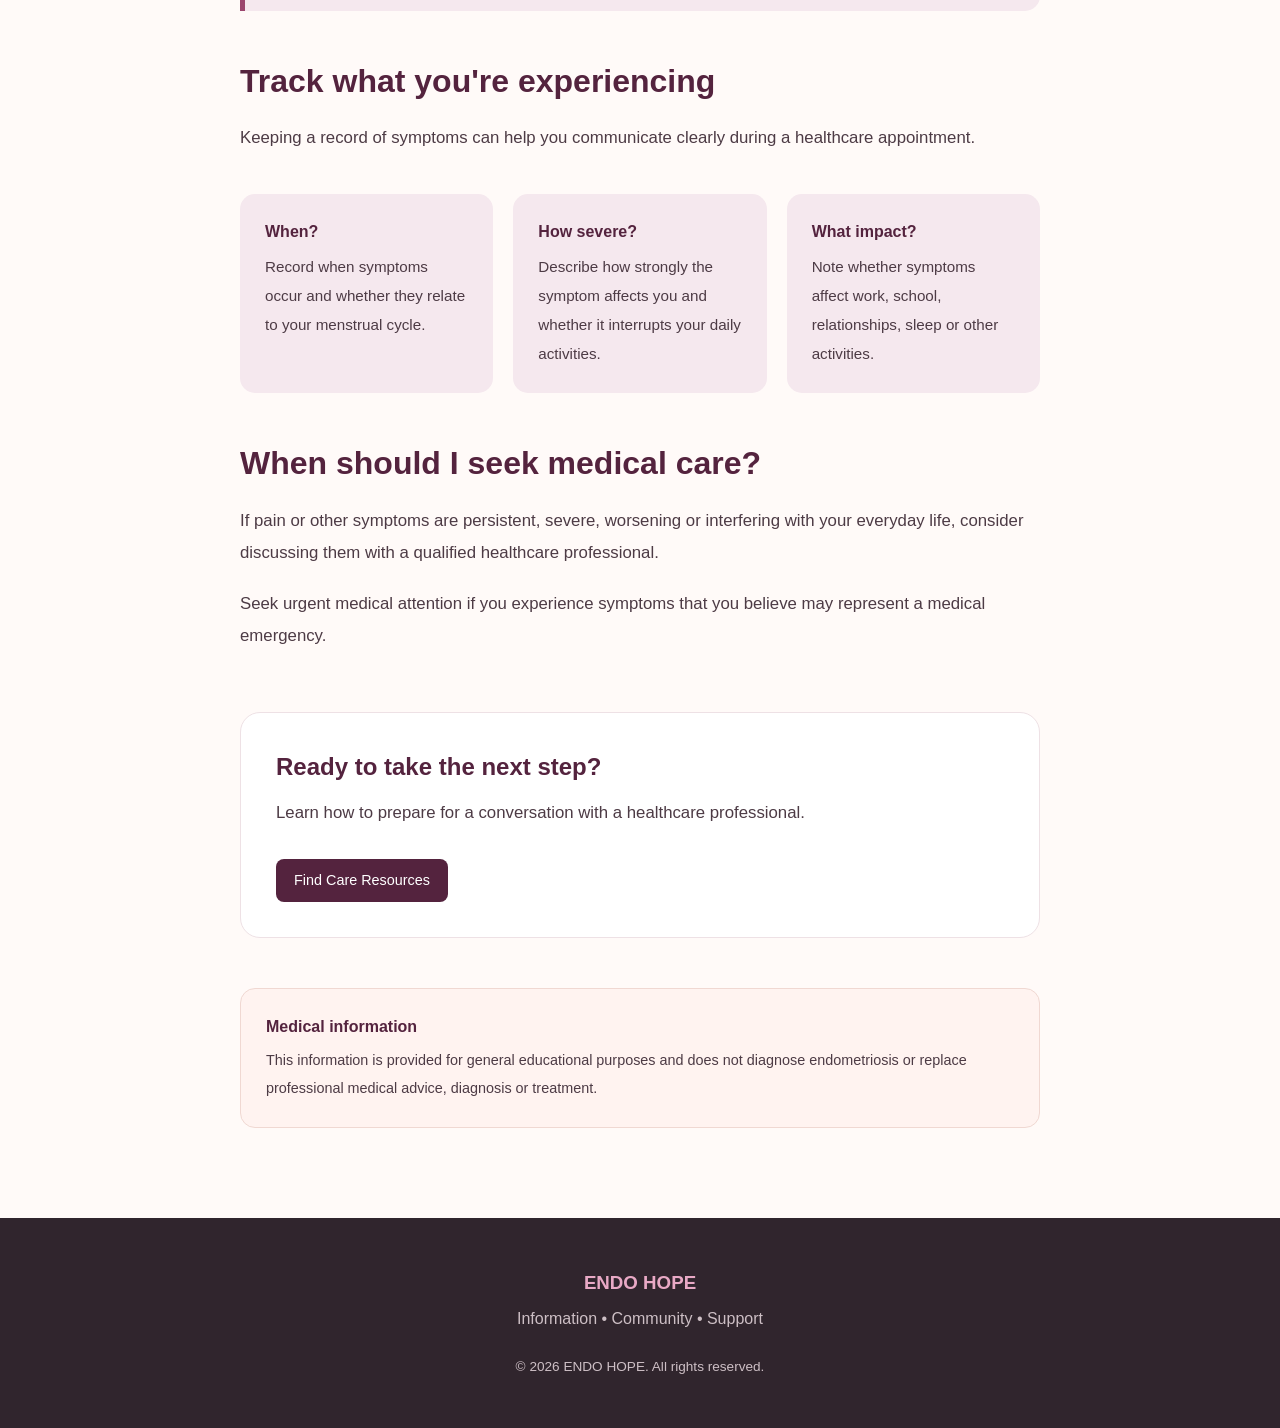
<file: pages/symptoms.html>
<!DOCTYPE html>
<html lang="en">

<head>

    <meta charset="UTF-8">

    <meta
        name="viewport"
        content="width=device-width, initial-scale=1.0"
    >

    <title>Endometriosis Symptoms | ENDO HOPE</title>

    <link rel="stylesheet" href="../style.css">

</head>


<body>


    <!-- Navigation -->

    <header>

        <nav>

            <div class="logo">
                ENDO HOPE
            </div>


            <ul class="nav-links">

                <li>
                    <a href="../index.html">
                        Home
                    </a>
                </li>

                <li>
                    <a href="what-is-endometriosis.html">
                        Understand Endo
                    </a>
                </li>

                <li>
                <a href="warriors.html">
                    Endo Warriors
                </a>
            </li>

                <li>
                <a href="care.html">
                    Find Care
                </a>
            </li>

                li>
                <a href="support.html">
                    Support
                </a>
            </li>
            </ul>


            <a
                href="https://wa.me/254713558069?text=Hello%20ENDO%20HOPE%2C%20I%20would%20like%20to%20talk."
                target="_blank"
                rel="noopener noreferrer"
                class="nav-button"
            >
                Talk to Us
            </a>

        </nav>

    </header>


    <!-- Page Hero -->

    <main>

        <section class="page-hero">

            <div class="page-hero-content">

                <p class="eyebrow">
                    UNDERSTANDING ENDOMETRIOSIS
                </p>

                <h1>
                    Symptoms
                </h1>

                <p>
                    Endometriosis can affect people differently.
                    Understanding possible symptoms can help you
                    describe your experience when seeking care.
                </p>

            </div>

        </section>


        <!-- Symptoms -->

        <section class="article-section">

            <div class="article-container">

                <h2>
                    Common symptoms
                </h2>

                <p>
                    Symptoms vary from person to person. Some people
                    experience several symptoms, while others may
                    experience only a few.
                </p>


                <div class="symptom-grid">


                    <article class="symptom-card">

                        <div class="symptom-icon">
                            01
                        </div>

                        <h3>
                            Severe period pain
                        </h3>

                        <p>
                            Menstrual pain that is severe, persistent
                            or significantly interferes with everyday
                            activities may warrant medical evaluation.
                        </p>

                    </article>


                    <article class="symptom-card">

                        <div class="symptom-icon">
                            02
                        </div>

                        <h3>
                            Pelvic pain
                        </h3>

                        <p>
                            Some people experience pelvic pain that
                            occurs during menstruation or at other
                            times during the cycle.
                        </p>

                    </article>


                    <article class="symptom-card">

                        <div class="symptom-icon">
                            03
                        </div>

                        <h3>
                            Pain during sex
                        </h3>

                        <p>
                            Pain during or after sexual intercourse
                            can occur and may be important to discuss
                            with a healthcare professional.
                        </p>

                    </article>


                    <article class="symptom-card">

                        <div class="symptom-icon">
                            04
                        </div>

                        <h3>
                            Bowel symptoms
                        </h3>

                        <p>
                            Some people may experience bowel-related
                            symptoms, particularly around menstruation.
                        </p>

                    </article>


                    <article class="symptom-card">

                        <div class="symptom-icon">
                            05
                        </div>

                        <h3>
                            Bladder symptoms
                        </h3>

                        <p>
                            Urinary symptoms may occur in some people
                            and should be discussed with a healthcare
                            professional.
                        </p>

                    </article>


                    <article class="symptom-card">

                        <div class="symptom-icon">
                            06
                        </div>

                        <h3>
                            Fatigue
                        </h3>

                        <p>
                            Persistent fatigue can accompany chronic
                            pain and other symptoms and may affect
                            everyday activities.
                        </p>

                    </article>


                </div>


                <!-- Important -->

                <div class="article-highlight">

                    <strong>
                        Your experience matters.
                    </strong>

                    <p>
                        The severity and combination of symptoms can
                        vary considerably. Having one or more of these
                        symptoms does not by itself mean that you have
                        endometriosis.
                    </p>

                </div>


                <!-- Tracking -->

                <h2>
                    Track what you're experiencing
                </h2>

                <p>
                    Keeping a record of symptoms can help you
                    communicate clearly during a healthcare
                    appointment.
                </p>


                <div class="tracking-grid">

                    <div class="tracking-item">
                        <strong>
                            When?
                        </strong>

                        <p>
                            Record when symptoms occur and whether
                            they relate to your menstrual cycle.
                        </p>
                    </div>


                    <div class="tracking-item">
                        <strong>
                            How severe?
                        </strong>

                        <p>
                            Describe how strongly the symptom affects
                            you and whether it interrupts your daily
                            activities.
                        </p>
                    </div>


                    <div class="tracking-item">
                        <strong>
                            What impact?
                        </strong>

                        <p>
                            Note whether symptoms affect work,
                            school, relationships, sleep or other
                            activities.
                        </p>
                    </div>

                </div>


                <!-- When to seek care -->

                <h2>
                    When should I seek medical care?
                </h2>

                <p>
                    If pain or other symptoms are persistent,
                    severe, worsening or interfering with your
                    everyday life, consider discussing them with
                    a qualified healthcare professional.
                </p>

                <p>
                    Seek urgent medical attention if you experience
                    symptoms that you believe may represent a
                    medical emergency.
                </p>


                <!-- Action -->

                <div class="article-action">

                    <h3>
                        Ready to take the next step?
                    </h3>

                    <p>
                        Learn how to prepare for a conversation with
                        a healthcare professional.
                    </p>

                    <a
                        href="care.html"
                        class="care-button"
                    >
                        Find Care Resources
                    </a>

                </div>


                <!-- Disclaimer -->

                <div class="medical-disclaimer">

                    <strong>
                        Medical information
                    </strong>

                    <p>
                        This information is provided for general
                        educational purposes and does not diagnose
                        endometriosis or replace professional medical
                        advice, diagnosis or treatment.
                    </p>

                </div>

            </div>

        </section>

    </main>


    <!-- Footer -->

    <footer>

        <div class="footer-content">

            <h3>
                ENDO HOPE
            </h3>

            <p>
                Information • Community • Support
            </p>

            <p class="copyright">
                © 2026 ENDO HOPE. All rights reserved.
            </p>

        </div>

    </footer>


    <!-- Floating WhatsApp -->

    <a
        href="https://wa.me/254713558069?text=Hello%20ENDO%20HOPE%2C%20I%20would%20like%20to%20talk."
        target="_blank"
        rel="noopener noreferrer"
        class="floating-whatsapp"
        aria-label="Talk to ENDO HOPE on WhatsApp"
    >
        💬
    </a>


    <script src="../script.js"></script>

</body>

</html>
</file>
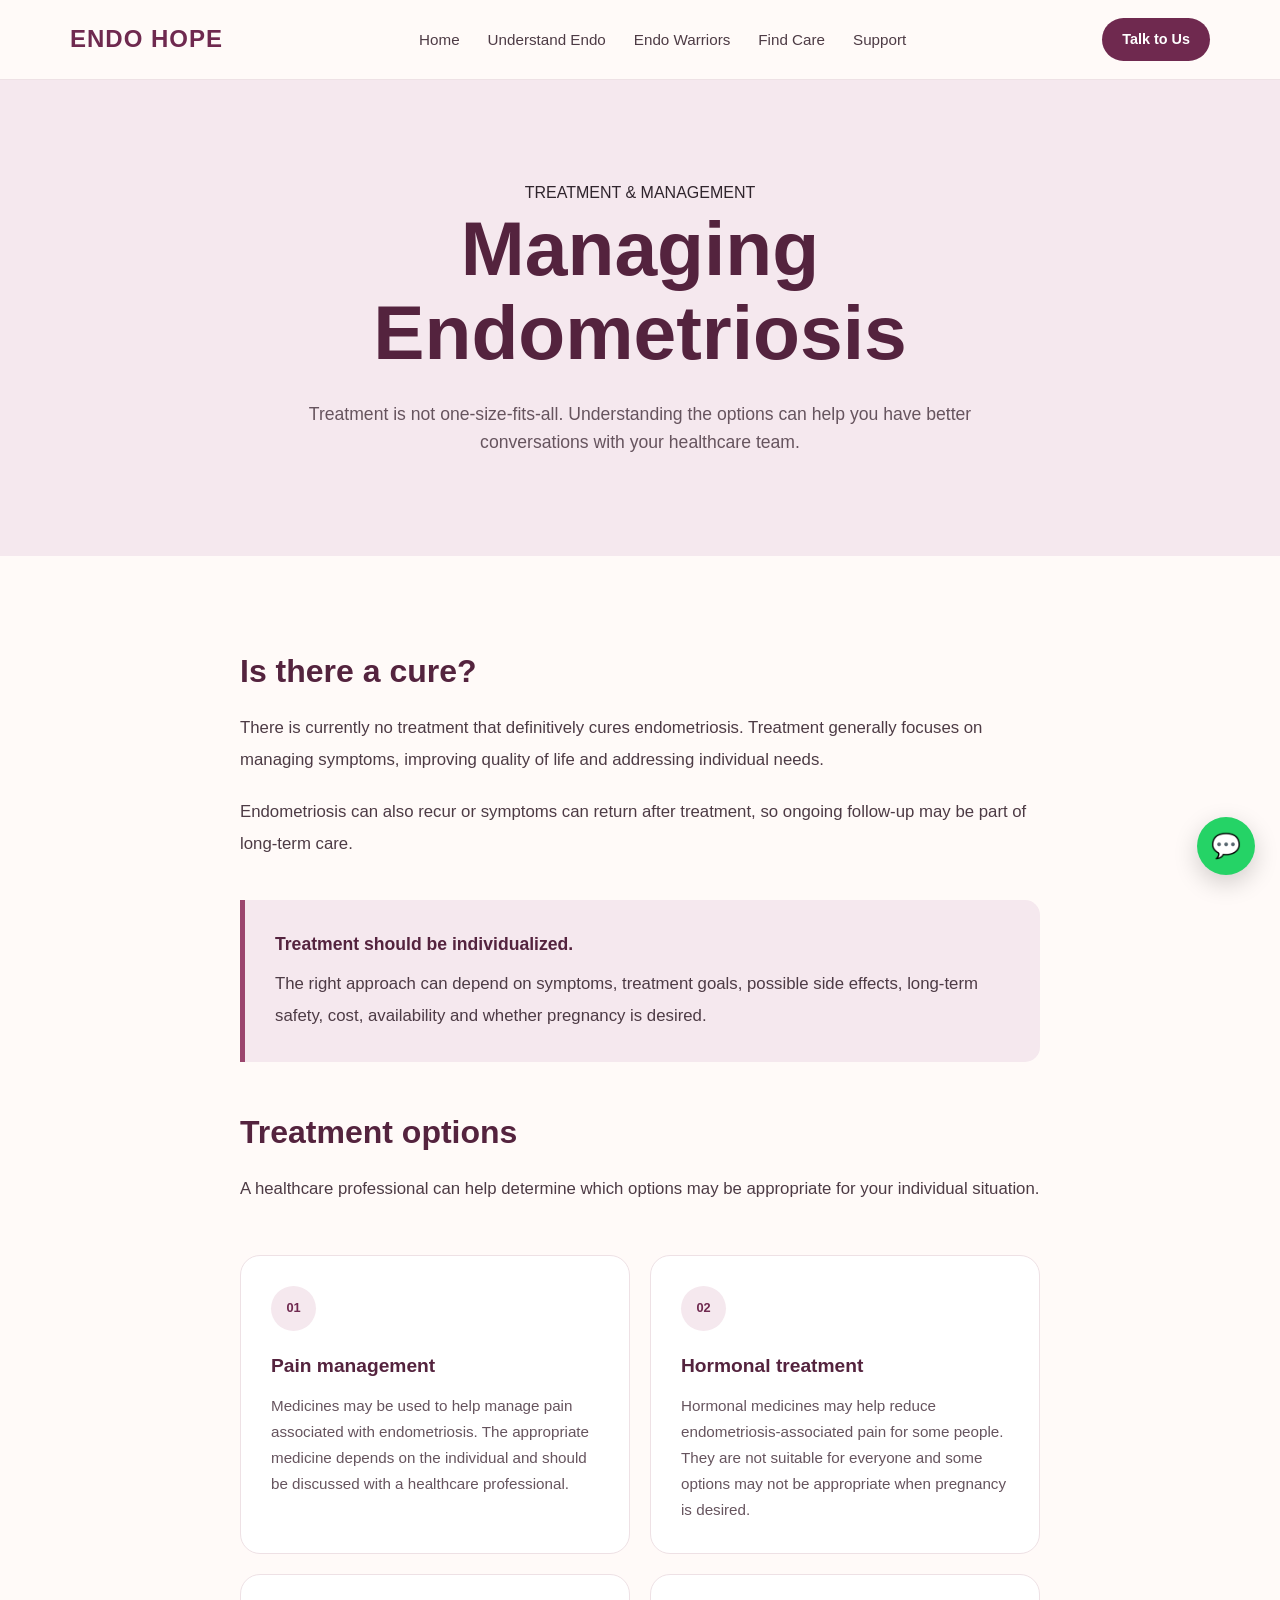
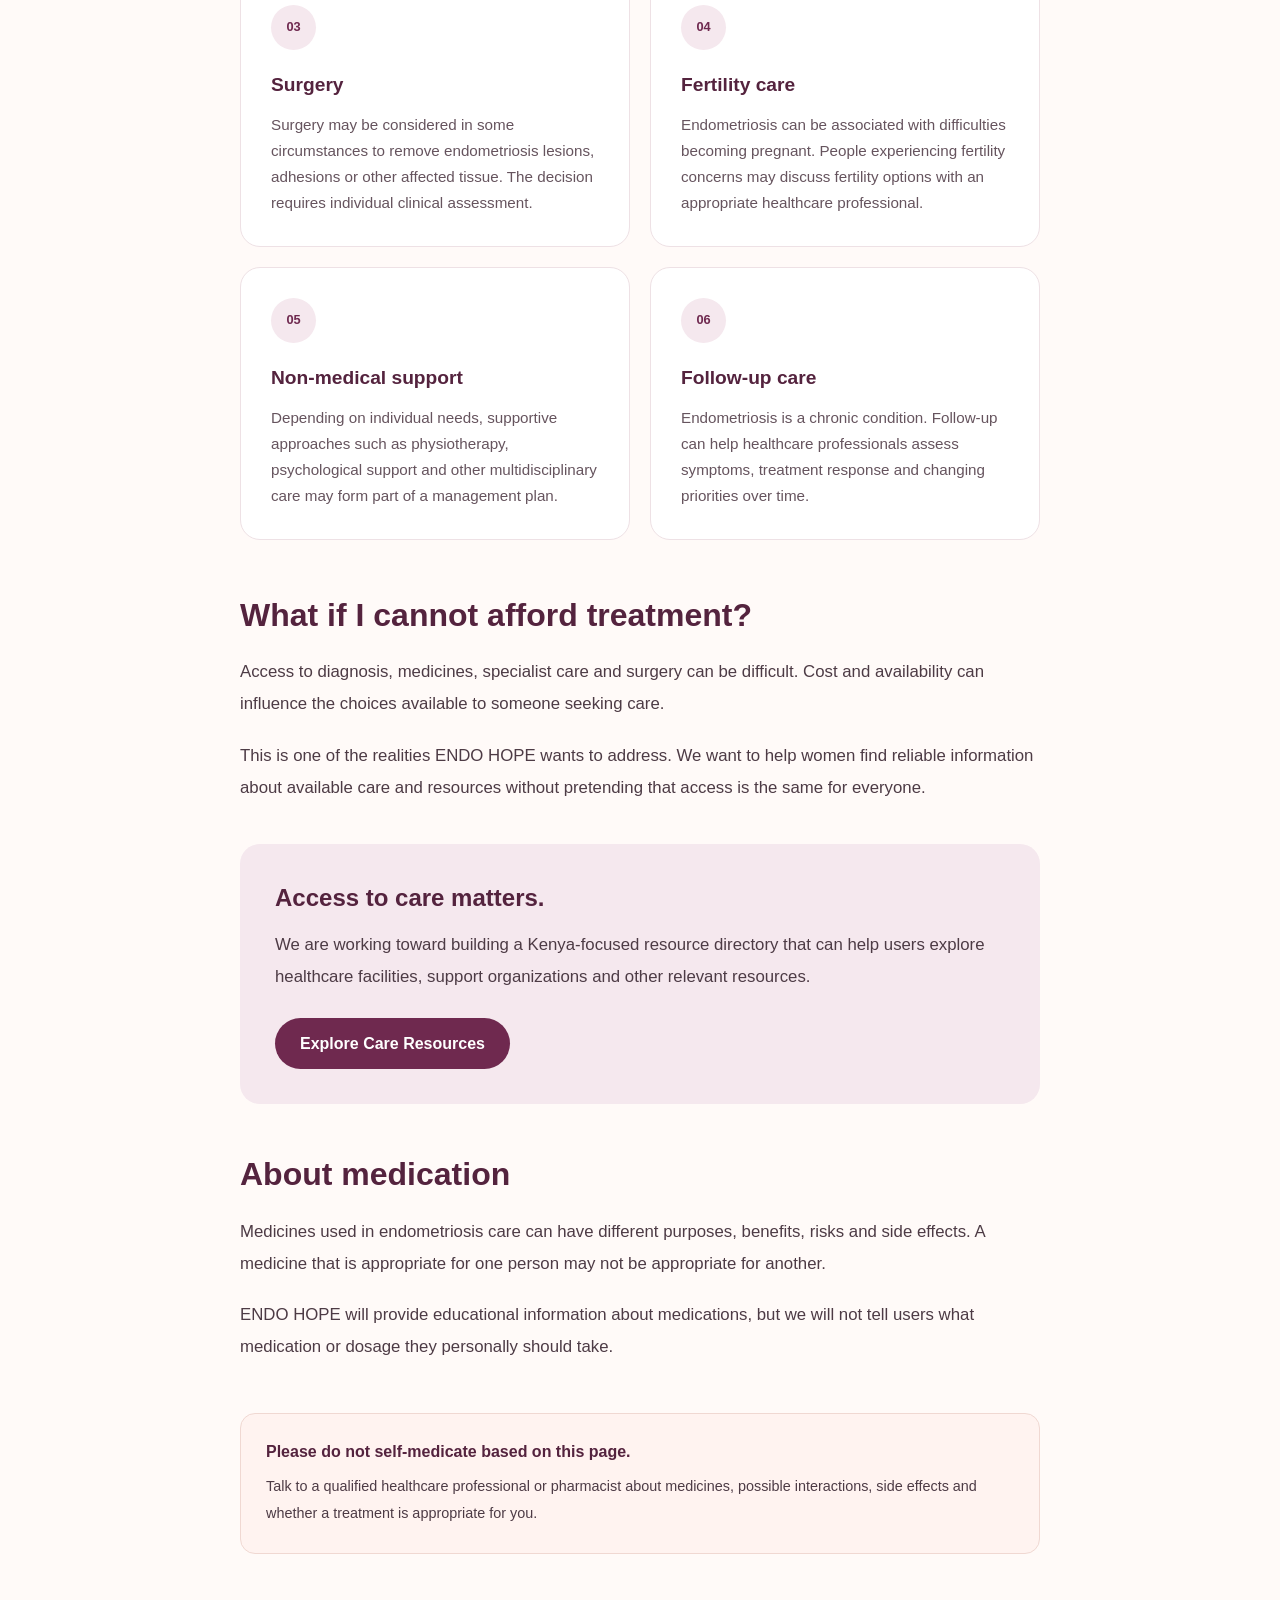
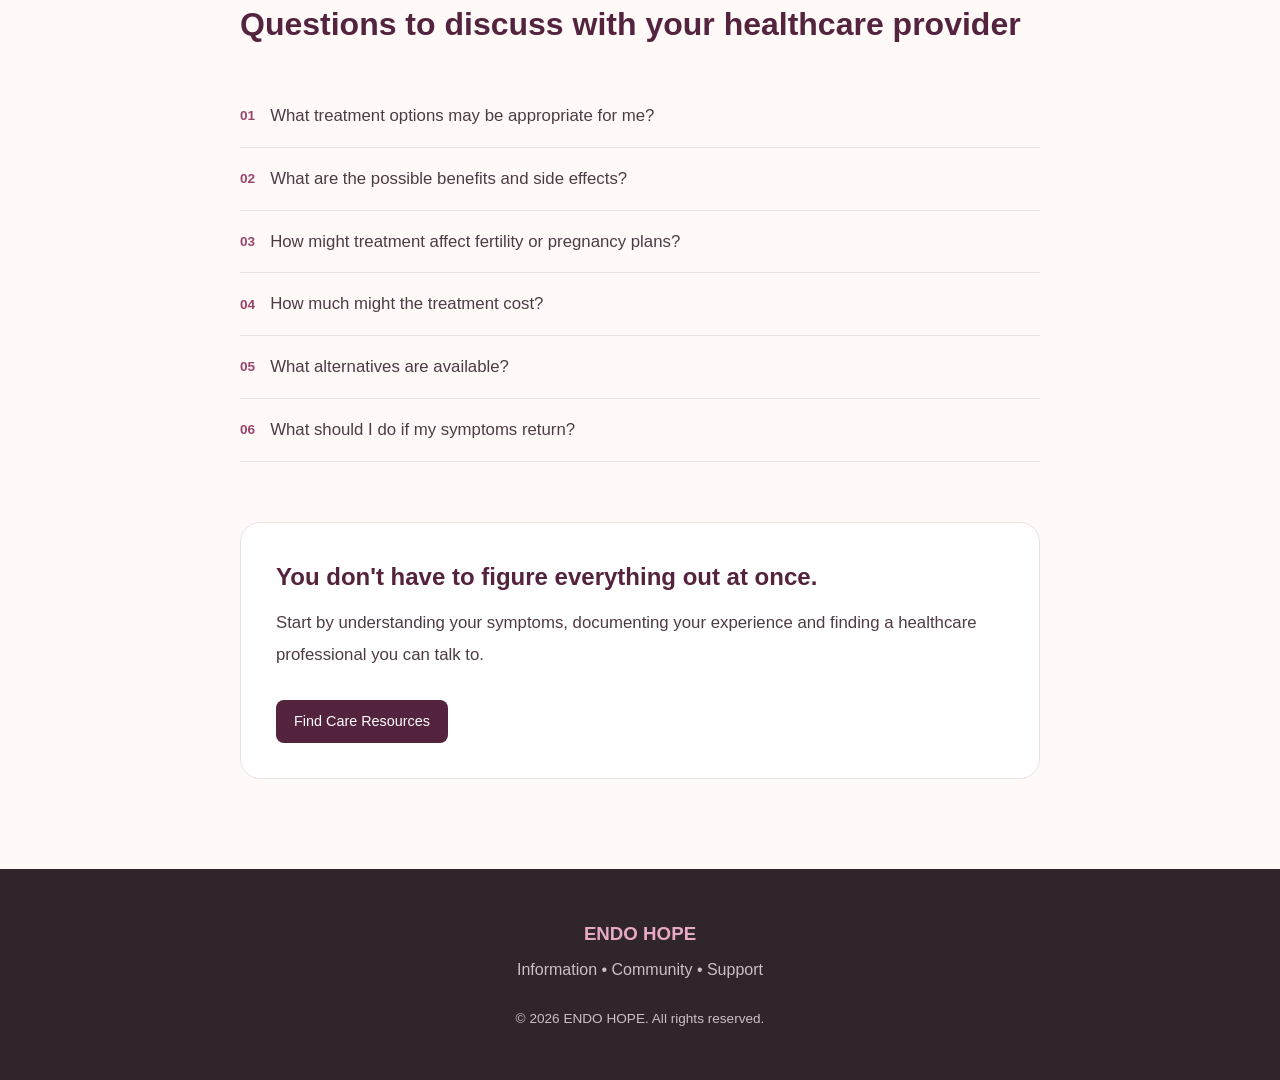
<file: pages/treatment.html>
<!DOCTYPE html>
<html lang="en">

<head>

    <meta charset="UTF-8">

    <meta
        name="viewport"
        content="width=device-width, initial-scale=1.0"
    >

    <title>Endometriosis Treatment | ENDO HOPE</title>

    <link rel="stylesheet" href="../style.css">

</head>


<body>


    <!-- Navigation -->

    <header>

        <nav>

            <div class="logo">
                ENDO HOPE
            </div>


            <ul class="nav-links">

                <li>
                    <a href="../index.html">
                        Home
                    </a>
                </li>

                <li>
                    <a href="what-is-endometriosis.html">
                        Understand Endo
                    </a>
                </li>

                <li>
                <a href="warriors.html">
                    Endo Warriors
                </a>
            </li>

                <li>
                <a href="care.html">
                    Find Care
                </a>
            </li>

                <li>
                <a href="support.html">
                    Support
                </a>
            </li>

            </ul>


            <a
                href="https://wa.me/254713558069?text=Hello%20ENDO%20HOPE%2C%20I%20would%20like%20to%20talk."
                target="_blank"
                rel="noopener noreferrer"
                class="nav-button"
            >
                Talk to Us
            </a>

        </nav>

    </header>


    <main>


        <!-- Page Hero -->

        <section class="page-hero">

            <div class="page-hero-content">

                <p class="eyebrow">
                    TREATMENT & MANAGEMENT
                </p>

                <h1>
                    Managing Endometriosis
                </h1>

                <p>
                    Treatment is not one-size-fits-all. Understanding
                    the options can help you have better conversations
                    with your healthcare team.
                </p>

            </div>

        </section>


        <!-- Main Article -->

        <section class="article-section">

            <div class="article-container">


                <h2>
                    Is there a cure?
                </h2>

                <p>
                    There is currently no treatment that definitively
                    cures endometriosis. Treatment generally focuses
                    on managing symptoms, improving quality of life
                    and addressing individual needs.
                </p>

                <p>
                    Endometriosis can also recur or symptoms can
                    return after treatment, so ongoing follow-up may
                    be part of long-term care.
                </p>


                <div class="article-highlight">

                    <strong>
                        Treatment should be individualized.
                    </strong>

                    <p>
                        The right approach can depend on symptoms,
                        treatment goals, possible side effects,
                        long-term safety, cost, availability and
                        whether pregnancy is desired.
                    </p>

                </div>


                <!-- Treatment Options -->

                <h2>
                    Treatment options
                </h2>

                <p>
                    A healthcare professional can help determine
                    which options may be appropriate for your
                    individual situation.
                </p>


                <div class="treatment-grid">


                    <article class="treatment-card">

                        <div class="treatment-icon">
                            01
                        </div>

                        <h3>
                            Pain management
                        </h3>

                        <p>
                            Medicines may be used to help manage
                            pain associated with endometriosis.
                            The appropriate medicine depends on
                            the individual and should be discussed
                            with a healthcare professional.
                        </p>

                    </article>


                    <article class="treatment-card">

                        <div class="treatment-icon">
                            02
                        </div>

                        <h3>
                            Hormonal treatment
                        </h3>

                        <p>
                            Hormonal medicines may help reduce
                            endometriosis-associated pain for some
                            people. They are not suitable for everyone
                            and some options may not be appropriate
                            when pregnancy is desired.
                        </p>

                    </article>


                    <article class="treatment-card">

                        <div class="treatment-icon">
                            03
                        </div>

                        <h3>
                            Surgery
                        </h3>

                        <p>
                            Surgery may be considered in some
                            circumstances to remove endometriosis
                            lesions, adhesions or other affected tissue.
                            The decision requires individual clinical
                            assessment.
                        </p>

                    </article>


                    <article class="treatment-card">

                        <div class="treatment-icon">
                            04
                        </div>

                        <h3>
                            Fertility care
                        </h3>

                        <p>
                            Endometriosis can be associated with
                            difficulties becoming pregnant. People
                            experiencing fertility concerns may
                            discuss fertility options with an
                            appropriate healthcare professional.
                        </p>

                    </article>


                    <article class="treatment-card">

                        <div class="treatment-icon">
                            05
                        </div>

                        <h3>
                            Non-medical support
                        </h3>

                        <p>
                            Depending on individual needs, supportive
                            approaches such as physiotherapy,
                            psychological support and other
                            multidisciplinary care may form part
                            of a management plan.
                        </p>

                    </article>


                    <article class="treatment-card">

                        <div class="treatment-icon">
                            06
                        </div>

                        <h3>
                            Follow-up care
                        </h3>

                        <p>
                            Endometriosis is a chronic condition.
                            Follow-up can help healthcare professionals
                            assess symptoms, treatment response and
                            changing priorities over time.
                        </p>

                    </article>


                </div>


                <!-- Cost -->

                <h2>
                    What if I cannot afford treatment?
                </h2>

                <p>
                    Access to diagnosis, medicines, specialist care
                    and surgery can be difficult. Cost and availability
                    can influence the choices available to someone
                    seeking care.
                </p>

                <p>
                    This is one of the realities ENDO HOPE wants to
                    address. We want to help women find reliable
                    information about available care and resources
                    without pretending that access is the same for
                    everyone.
                </p>


                <div class="access-box">

                    <h3>
                        Access to care matters.
                    </h3>

                    <p>
                        We are working toward building a Kenya-focused
                        resource directory that can help users explore
                        healthcare facilities, support organizations
                        and other relevant resources.
                    </p>

                    <a
                        href="../index.html#care"
                        class="primary-button"
                    >
                        Explore Care Resources
                    </a>

                </div>


                <!-- Medication -->

                <h2>
                    About medication
                </h2>

                <p>
                    Medicines used in endometriosis care can have
                    different purposes, benefits, risks and side
                    effects. A medicine that is appropriate for one
                    person may not be appropriate for another.
                </p>

                <p>
                    ENDO HOPE will provide educational information
                    about medications, but we will not tell users
                    what medication or dosage they personally should
                    take.
                </p>


                <div class="medical-disclaimer">

                    <strong>
                        Please do not self-medicate based on this page.
                    </strong>

                    <p>
                        Talk to a qualified healthcare professional
                        or pharmacist about medicines, possible
                        interactions, side effects and whether a
                        treatment is appropriate for you.
                    </p>

                </div>


                <!-- Questions -->

                <h2>
                    Questions to discuss with your healthcare provider
                </h2>


                <div class="question-list">

                    <p>
                        <span>01</span>
                        What treatment options may be appropriate for me?
                    </p>

                    <p>
                        <span>02</span>
                        What are the possible benefits and side effects?
                    </p>

                    <p>
                        <span>03</span>
                        How might treatment affect fertility or pregnancy plans?
                    </p>

                    <p>
                        <span>04</span>
                        How much might the treatment cost?
                    </p>

                    <p>
                        <span>05</span>
                        What alternatives are available?
                    </p>

                    <p>
                        <span>06</span>
                        What should I do if my symptoms return?
                    </p>

                </div>


                <!-- Final Action -->

                <div class="article-action">

                    <h3>
                        You don't have to figure everything out at once.
                    </h3>

                    <p>
                        Start by understanding your symptoms,
                        documenting your experience and finding a
                        healthcare professional you can talk to.
                    </p>

                    <a
                        href="care.html"
                        class="care-button"
                    >
                        Find Care Resources
                    </a>

                </div>


            </div>

        </section>

    </main>


    <!-- Footer -->

    <footer>

        <div class="footer-content">

            <h3>
                ENDO HOPE
            </h3>

            <p>
                Information • Community • Support
            </p>

            <p class="copyright">
                © 2026 ENDO HOPE. All rights reserved.
            </p>

        </div>

    </footer>


    <!-- Floating WhatsApp -->

    <a
        href="https://wa.me/254713558069?text=Hello%20ENDO%20HOPE%2C%20I%20would%20like%20to%20talk."
        target="_blank"
        rel="noopener noreferrer"
        class="floating-whatsapp"
        aria-label="Talk to ENDO HOPE on WhatsApp"
    >
        💬
    </a>


    <script src="../script.js"></script>

</body>

</html>
</file>
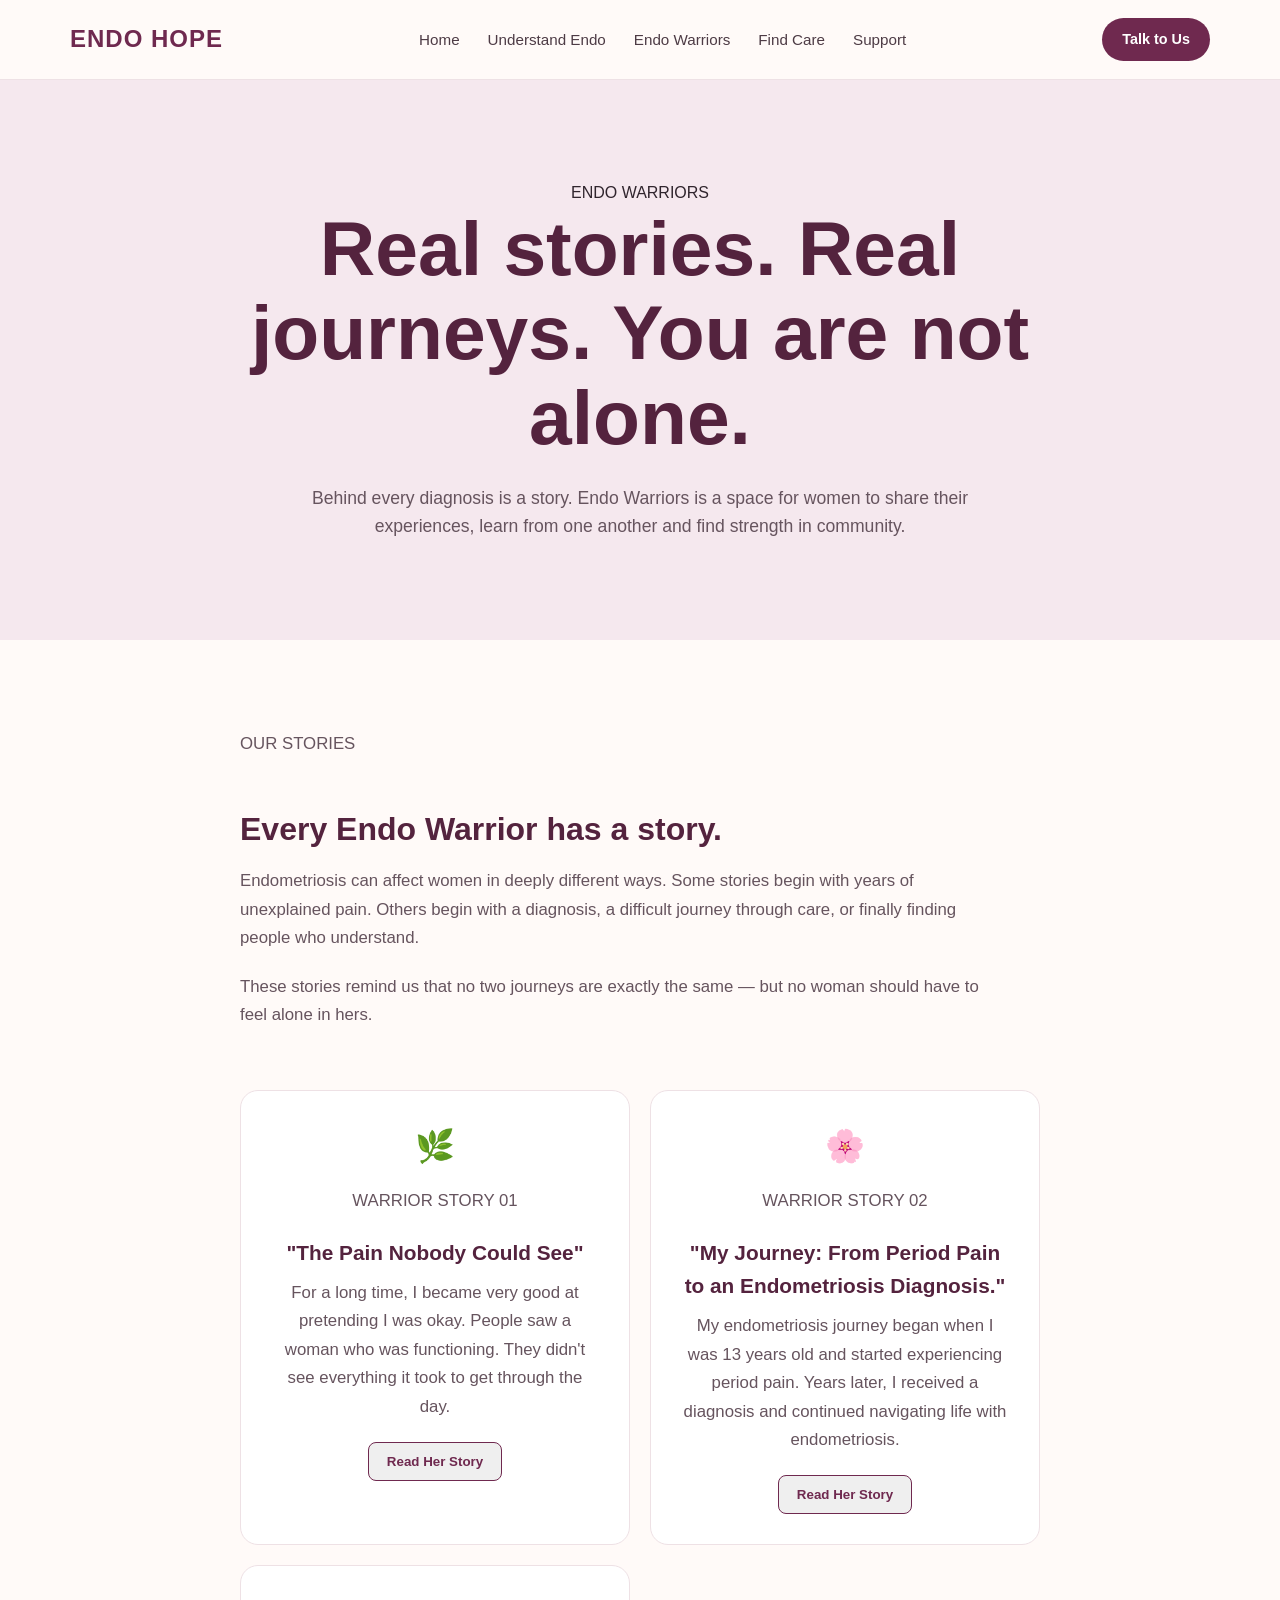
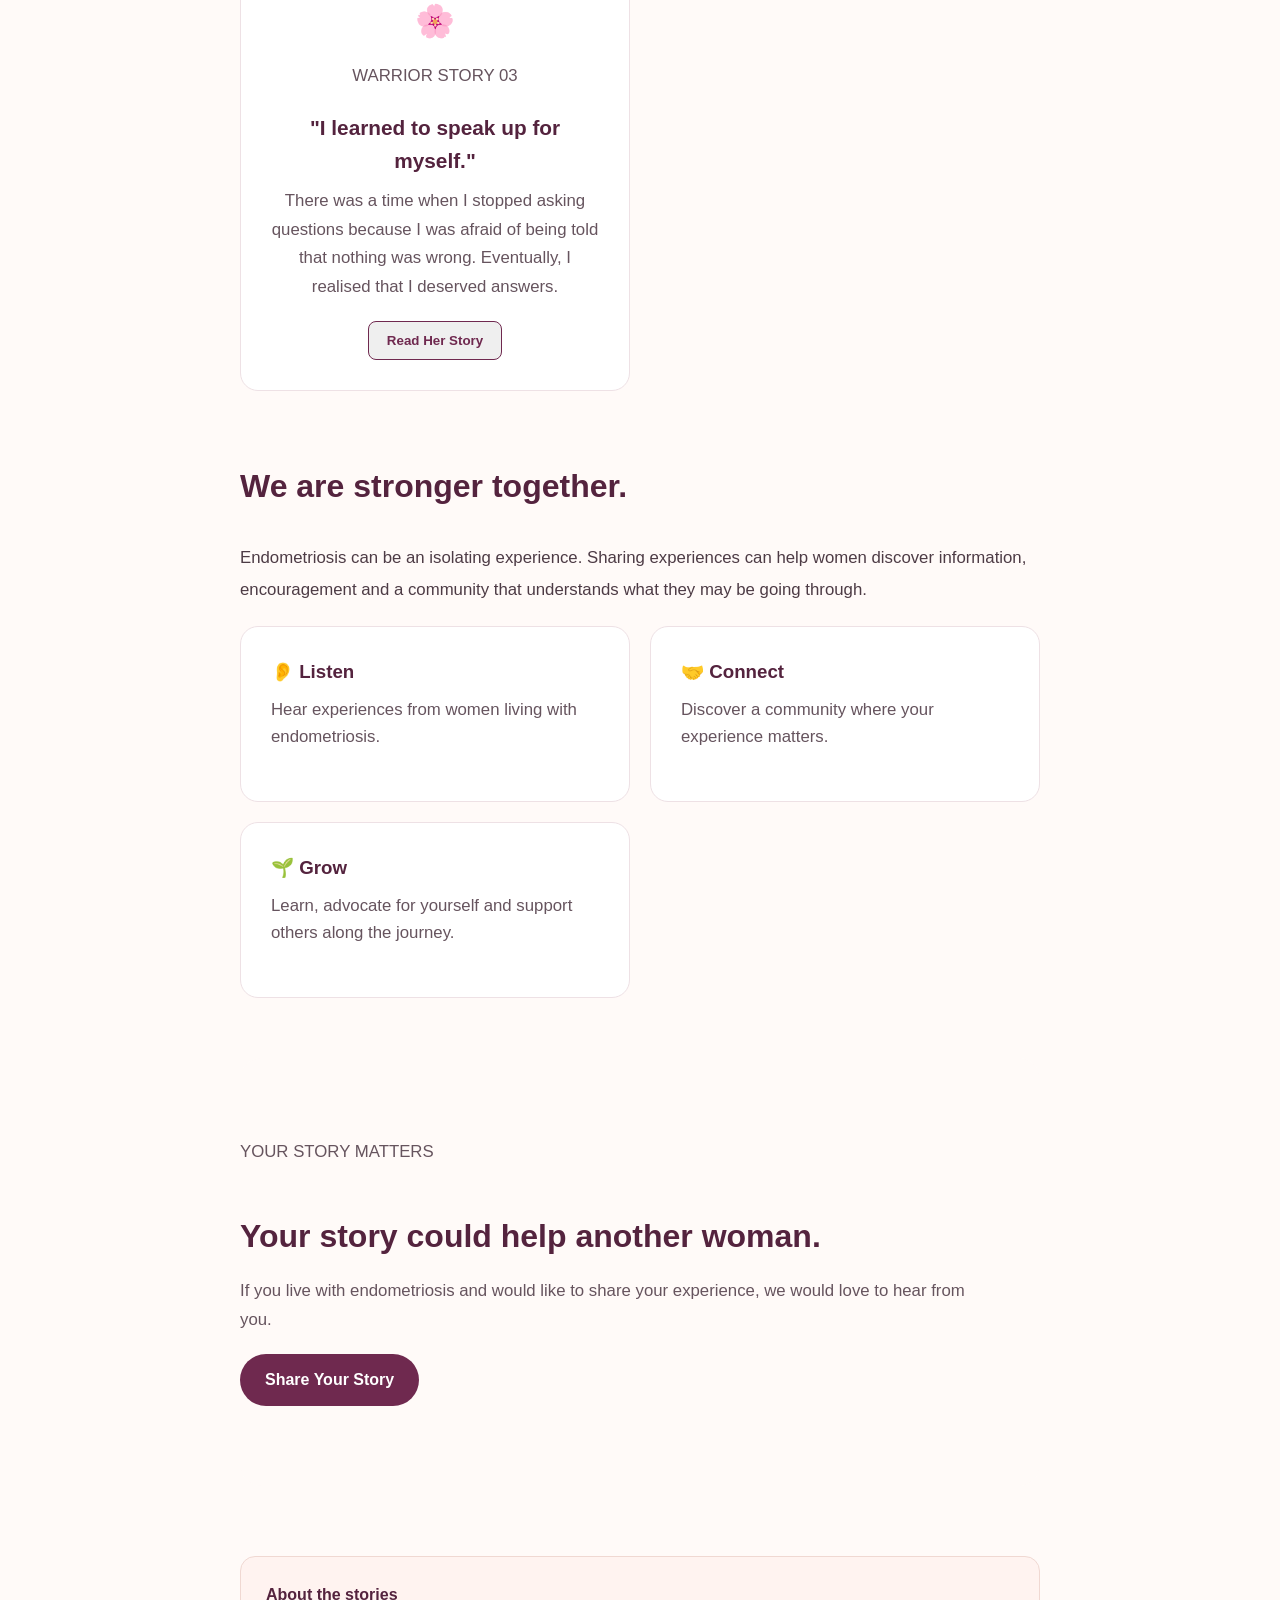
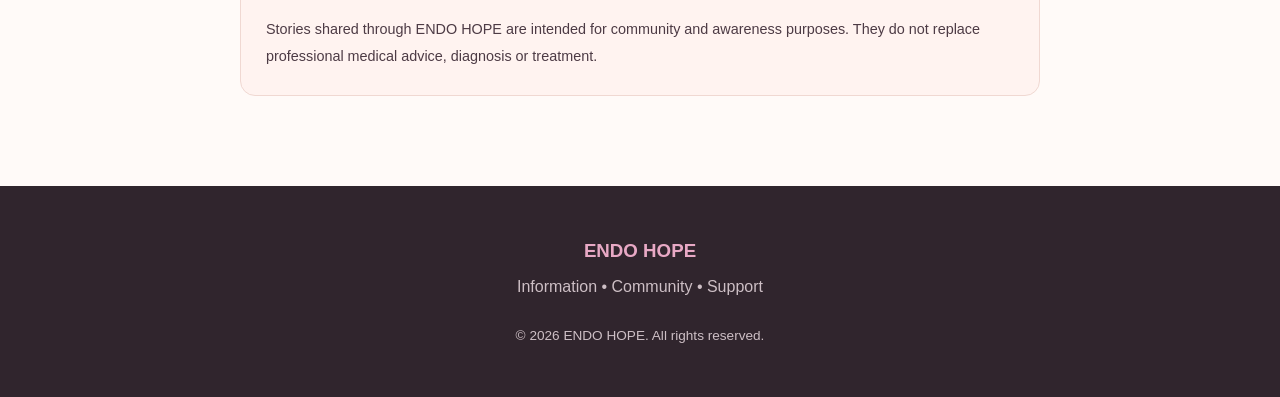
<file: pages/warriors.html>
<!DOCTYPE html>
<html lang="en">

<head>

    <meta charset="UTF-8">

    <meta
        name="viewport"
        content="width=device-width, initial-scale=1.0"
    >

    <title>Endo Warriors | ENDO HOPE</title>

    <link
        rel="stylesheet"
        href="../style.css"
    >

</head>


<body>


    <!-- Navigation -->

    <header>

        <nav>

            <div class="logo">
                ENDO HOPE
            </div>


            <ul class="nav-links">

               <li>
    <a href="../">
        Home
    </a>
</li>

                <li>
                    <a href="what-is-endometriosis.html">
                        Understand Endo
                    </a>
                </li>

                <li>
                    <a href="warriors.html">
                        Endo Warriors
                    </a>
                </li>

                <li>
                    <a href="care.html">
                        Find Care
                    </a>
                </li>

                <li>
                    <a href="support.html">
                        Support
                    </a>
                </li>

            </ul>


            <a
                href="https://wa.me/254713558069?text=Hello%20ENDO%20HOPE%2C%20I%20would%20like%20to%20talk."
                target="_blank"
                rel="noopener noreferrer"
                class="nav-button"
            >
                Talk to Us
            </a>

        </nav>

    </header>



    <main>


        <!-- Hero -->

        <section class="page-hero">

            <div class="page-hero-content">

                <p class="eyebrow">
                    ENDO WARRIORS
                </p>


                <h1>
                    Real stories. Real journeys. You are not alone.
                </h1>


                <p>
                    Behind every diagnosis is a story. Endo Warriors
                    is a space for women to share their experiences,
                    learn from one another and find strength in
                    community.
                </p>


            </div>

        </section>



        <!-- Introduction -->

        <section class="article-section">

            <div class="article-container">


                <div class="support-intro">

                    <p class="eyebrow">
                        OUR STORIES
                    </p>


                    <h2>
                        Every Endo Warrior has a story.
                    </h2>


                    <p>
                        Endometriosis can affect women in deeply
                        different ways. Some stories begin with years
                        of unexplained pain. Others begin with a
                        diagnosis, a difficult journey through care,
                        or finally finding people who understand.
                    </p>


                    <p>
                        These stories remind us that no two journeys
                        are exactly the same — but no woman should
                        have to feel alone in hers.
                    </p>

                </div>



                <!-- Warrior Stories -->

 <div class="support-grid">
<!-- Story 01 -->

<article class="support-card">

    <div class="support-icon">
        🌿
    </div>

    <p class="eyebrow">
        WARRIOR STORY 01
    </p>

    <h3>
        "The Pain Nobody Could See"
    </h3>

    <p>
        For a long time, I became very good at pretending
        I was okay. People saw a woman who was functioning.
        They didn't see everything it took to get through
        the day.
    </p>

    <button
        class="secondary-button story-button"
        data-story="story-1"
    >
        Read Her Story
    </button>

</article>
         <!-- Story 02 -->

<article class="support-card">

    <div class="support-icon">
        🌸
    </div>


    <p class="eyebrow">
        WARRIOR STORY 02
    </p>


    <h3>
        "My Journey: From Period Pain to an Endometriosis Diagnosis."
    </h3>


    <p>
        My endometriosis journey began when I was
        13 years old and started experiencing period pain.
        Years later, I received a diagnosis and continued
        navigating life with endometriosis.
    </p>


    <button
        class="secondary-button story-button"
        data-story="story-2"
    >
        Read Her Story
    </button>

</article>

<!-- Story 03 -->

<article class="support-card">

    <div class="support-icon">
        🌸
    </div>

    <p class="eyebrow">
        WARRIOR STORY 03
    </p>

    <h3>
        "I learned to speak up for myself."
    </h3>

    <p>
        There was a time when I stopped asking questions because
        I was afraid of being told that nothing was wrong.
        Eventually, I realised that I deserved answers.
    </p>

    <button
        class="secondary-button story-button"
        data-story="story-3"
    >
        Read Her Story
    </button>

</article>

 <!-- Story Modal -->

<div
    class="story-modal"
    id="story-modal"
    aria-hidden="true"
>

    <div class="story-modal-content">

        <button
            class="story-close"
            id="story-close"
            aria-label="Close story"
        >
            ×
        </button>


        <p class="eyebrow" id="story-label">
            ENDO WARRIOR
        </p>


        <h2 id="story-title">
            Warrior Story
        </h2>


        <div id="story-content">

            <p>
                Story content will appear here.
            </p>

        </div>

    </div>

</div>
</div>            
                <!-- Community -->

                <section class="other-support">

                    <h2>
                        We are stronger together.
                    </h2>


                    <p>
                        Endometriosis can be an isolating experience.
                        Sharing experiences can help women discover
                        information, encouragement and a community
                        that understands what they may be going
                        through.
                    </p>


                    <div class="other-support-grid">


                        <div class="other-support-card">

                            <h3>
                                👂 Listen
                            </h3>

                            <p>
                                Hear experiences from women living
                                with endometriosis.
                            </p>

                        </div>



                        <div class="other-support-card">

                            <h3>
                                🤝 Connect
                            </h3>

                            <p>
                                Discover a community where your
                                experience matters.
                            </p>

                        </div>



                        <div class="other-support-card">

                            <h3>
                                🌱 Grow
                            </h3>

                            <p>
                                Learn, advocate for yourself and
                                support others along the journey.
                            </p>

                        </div>


                    </div>

                </section>



                <!-- Share Your Story -->

                <section class="donation-section">

                    <div class="donation-content">

                        <p class="eyebrow">
                            YOUR STORY MATTERS
                        </p>


                        <h2>
                            Your story could help another woman.
                        </h2>


                        <p>
                            If you live with endometriosis and would
                            like to share your experience, we would
                            love to hear from you.
                        </p>


                        <a
                            href="https://wa.me/254713558069?text=Hello%20ENDO%20HOPE%2C%20I%20would%20like%20to%20share%20my%20Endo%20Warrior%20story."
                            target="_blank"
                            rel="noopener noreferrer"
                            class="primary-button"
                        >
                            Share Your Story
                        </a>

                    </div>

                </section>



                <!-- Story Disclaimer -->

                <div class="medical-disclaimer">

                    <strong>
                        About the stories
                    </strong>

                    <p>
                        Stories shared through ENDO HOPE are intended
                        for community and awareness purposes. They do
                        not replace professional medical advice,
                        diagnosis or treatment.
                    </p>

                </div>


            </div>

        </section>

    </main>



    <!-- Footer -->

    <footer>

        <div class="footer-content">

            <h3>
                ENDO HOPE
            </h3>

            <p>
                Information • Community • Support
            </p>

            <p class="copyright">
                © 2026 ENDO HOPE. All rights reserved.
            </p>

        </div>

    </footer>



    <script src="../script.js"></script>

</body>

</html>
</file>
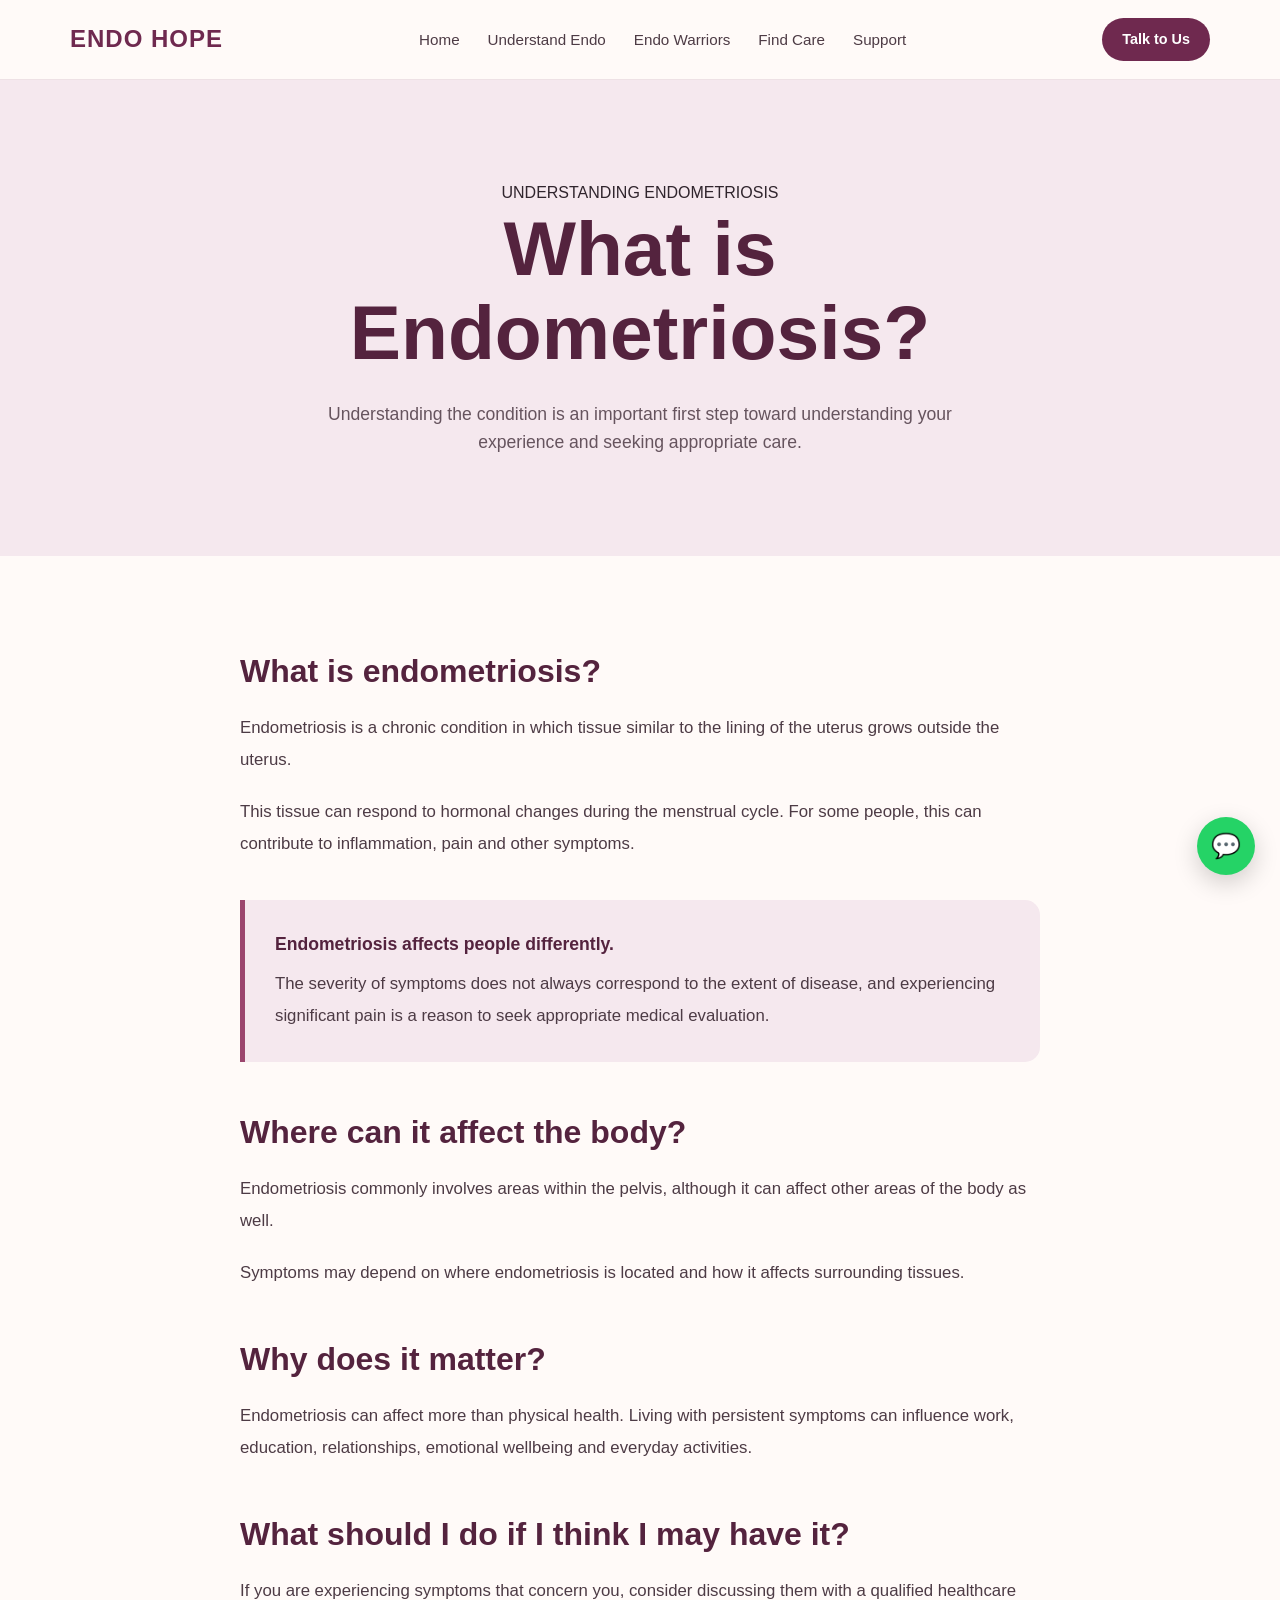
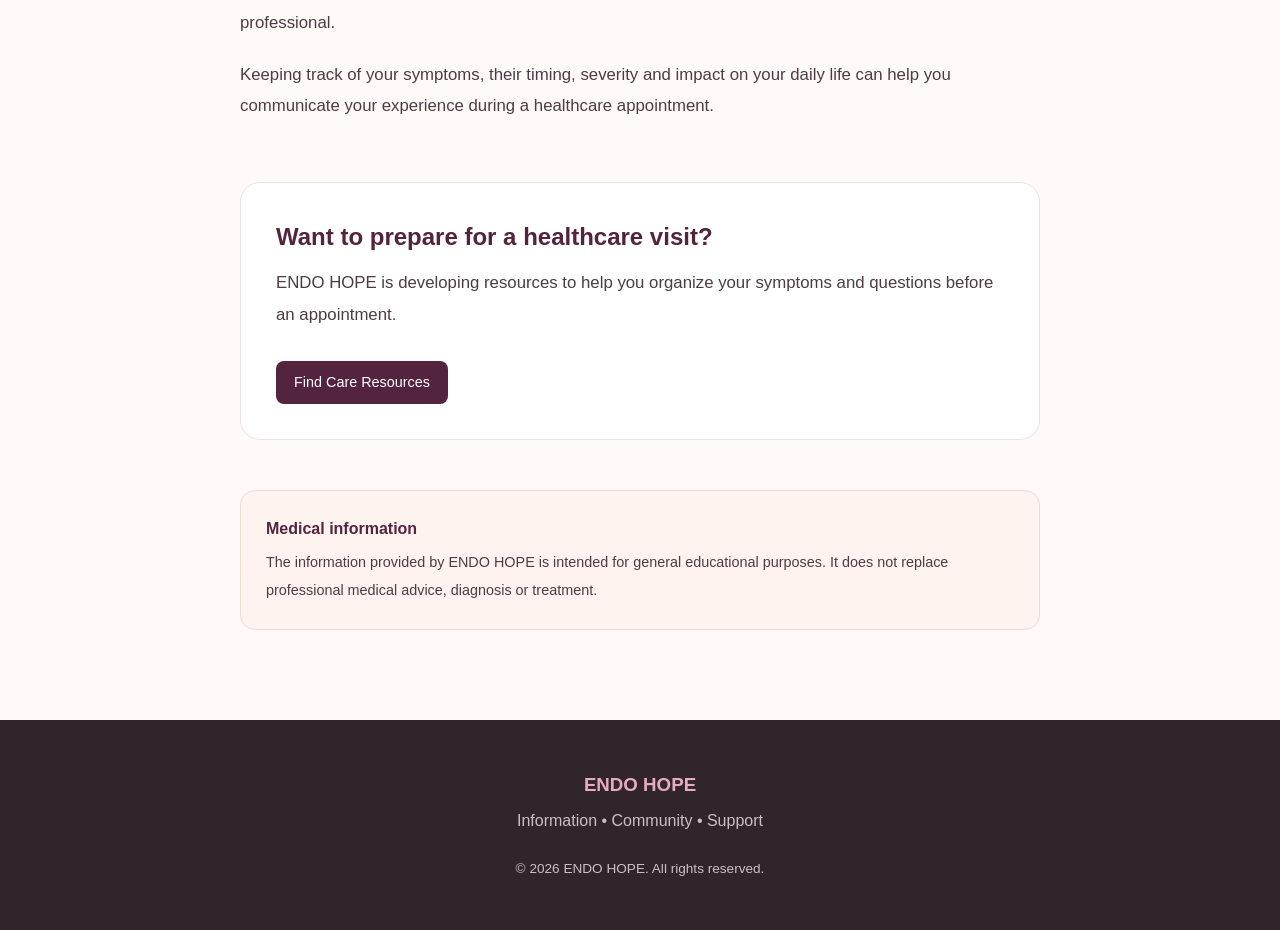
<file: pages/what-is-endometriosis.html>
<!DOCTYPE html>
<html lang="en">

<head>

    <meta charset="UTF-8">

    <meta
        name="viewport"
        content="width=device-width, initial-scale=1.0"
    >

    <title>What is Endometriosis? | ENDO HOPE</title>

    <link rel="stylesheet" href="../style.css">

</head>


<body>


    <!-- Navigation -->

    <header>

        <nav>

            <div class="logo">
                ENDO HOPE
            </div>


            <ul class="nav-links">

                <li>
                    <a href="../index.html">
                        Home
                    </a>
                </li>

                <li>
                    <a href="what-is-endometriosis.html">
                        Understand Endo
                    </a>
                </li>

                <li>
                <a href="warriors.html">
                    Endo Warriors
                </a>
            </li>

                <li>
                <a href="care.html">
                    Find Care
                </a>
            </li>

                <li>
                <a href="support.html">
                    Support
                </a>
            </li>

            </ul>


            <a
                href="https://wa.me/254713558069?text=Hello%20ENDO%20HOPE%2C%20I%20would%20like%20to%20talk."
                target="_blank"
                rel="noopener noreferrer"
                class="nav-button"
            >
                Talk to Us
            </a>

        </nav>

    </header>


    <!-- Page Hero -->

    <main>

        <section class="page-hero">

            <div class="page-hero-content">

                <p class="eyebrow">
                    UNDERSTANDING ENDOMETRIOSIS
                </p>

                <h1>
                    What is Endometriosis?
                </h1>

                <p>
                    Understanding the condition is an important
                    first step toward understanding your experience
                    and seeking appropriate care.
                </p>

            </div>

        </section>


        <!-- Main Information -->

        <section class="article-section">

            <div class="article-container">

                <h2>
                    What is endometriosis?
                </h2>

                <p>
                    Endometriosis is a chronic condition in which
                    tissue similar to the lining of the uterus
                    grows outside the uterus.
                </p>

                <p>
                    This tissue can respond to hormonal changes
                    during the menstrual cycle. For some people,
                    this can contribute to inflammation, pain and
                    other symptoms.
                </p>


                <div class="article-highlight">

                    <strong>
                        Endometriosis affects people differently.
                    </strong>

                    <p>
                        The severity of symptoms does not always
                        correspond to the extent of disease, and
                        experiencing significant pain is a reason
                        to seek appropriate medical evaluation.
                    </p>

                </div>


                <h2>
                    Where can it affect the body?
                </h2>

                <p>
                    Endometriosis commonly involves areas within
                    the pelvis, although it can affect other areas
                    of the body as well.
                </p>

                <p>
                    Symptoms may depend on where endometriosis is
                    located and how it affects surrounding tissues.
                </p>


                <h2>
                    Why does it matter?
                </h2>

                <p>
                    Endometriosis can affect more than physical
                    health. Living with persistent symptoms can
                    influence work, education, relationships,
                    emotional wellbeing and everyday activities.
                </p>


                <h2>
                    What should I do if I think I may have it?
                </h2>

                <p>
                    If you are experiencing symptoms that concern
                    you, consider discussing them with a qualified
                    healthcare professional.
                </p>

                <p>
                    Keeping track of your symptoms, their timing,
                    severity and impact on your daily life can help
                    you communicate your experience during a
                    healthcare appointment.
                </p>


                <div class="article-action">

                    <h3>
                        Want to prepare for a healthcare visit?
                    </h3>

                    <p>
                        ENDO HOPE is developing resources to help
                        you organize your symptoms and questions
                        before an appointment.
                    </p>

                    <a
                        href="care.html"
                        class="care-button"
                    >
                        Find Care Resources
                    </a>

                </div>


                <!-- Medical Disclaimer -->

                <div class="medical-disclaimer">

                    <strong>
                        Medical information
                    </strong>

                    <p>
                        The information provided by ENDO HOPE is
                        intended for general educational purposes.
                        It does not replace professional medical
                        advice, diagnosis or treatment.
                    </p>

                </div>

            </div>

        </section>

    </main>


    <!-- Footer -->

    <footer>

        <div class="footer-content">

            <h3>
                ENDO HOPE
            </h3>

            <p>
                Information • Community • Support
            </p>

            <p class="copyright">
                © 2026 ENDO HOPE. All rights reserved.
            </p>

        </div>

    </footer>


    <!-- Floating WhatsApp -->

    <a
        href="https://wa.me/254713558069?text=Hello%20ENDO%20HOPE%2C%20I%20would%20like%20to%20talk."
        target="_blank"
        rel="noopener noreferrer"
        class="floating-whatsapp"
        aria-label="Talk to ENDO HOPE on WhatsApp"
    >
        💬
    </a>


    <script src="../script.js"></script>

</body>

</html>
</file>
<file: style.css>
/* =========================================
   ENDO HOPE
   Main Stylesheet
   ========================================= */


/* ---------- Global Styles ---------- */

* {
    margin: 0;
    padding: 0;
    box-sizing: border-box;
}

html {
    scroll-behavior: smooth;
}

body {
    font-family: Arial, Helvetica, sans-serif;
    color: #30252d;
    background-color: #fffaf8;
    line-height: 1.6;
}


/* ---------- Navigation ---------- */

header {
    background-color: #fffaf8;
    border-bottom: 1px solid #eee1e5;
    position: sticky;
    top: 0;
    z-index: 1000;
}

nav {
    max-width: 1200px;
    margin: auto;
    padding: 18px 30px;

    display: flex;
    align-items: center;
    justify-content: space-between;
}

.logo {
    font-size: 1.5rem;
    font-weight: 800;
    letter-spacing: 1px;
    color: #6f294f;
}

.nav-links {
    list-style: none;

    display: flex;
    gap: 28px;
}

.nav-links a {
    text-decoration: none;
    color: #4d3b45;
    font-size: 0.95rem;
    font-weight: 500;

    transition: color 0.3s ease;
}

.nav-links a:hover {
    color: #9b456d;
}

.nav-button {
    text-decoration: none;
    background-color: #6f294f;
    color: white;

    padding: 10px 20px;
    border-radius: 25px;

    font-size: 0.9rem;
    font-weight: 600;

    transition: background-color 0.3s ease;
}

.nav-button:hover {
    background-color: #52203a;
}


/* ---------- Hero Section ---------- */

/* ---------- Hero Section ---------- */

.hero {
    max-width: 1200px;
    min-height: 75vh;

    margin: auto;
    padding: 70px 30px;

    display: grid;
    grid-template-columns: 1fr 1fr;

    align-items: center;
    gap: 60px;
}

.hero-content {
    max-width: 600px;
}

.hero h1 {
    font-size: clamp(3rem, 6vw, 5.5rem);
    line-height: 1;
    color: #54233e;
    margin-bottom: 25px;
}

.hero-text {
    max-width: 550px;

    font-size: 1.2rem;
    color: #66545e;
}


/* ---------- Hero Image ---------- */

.hero-image {
    width: 100%;
    height: 520px;

    overflow: hidden;

    border-radius: 35px 35px 35px 5px;
}

.hero-image img {
    width: 100%;
    height: 100%;

    object-fit: cover;

    display: block;
}


/* ---------- Buttons ---------- */

.hero-buttons {
    margin-top: 35px;

    display: flex;
    justify-content: center;
    gap: 15px;

    flex-wrap: wrap;
}

.primary-button,
.secondary-button,
.whatsapp-button {
    display: inline-block;

    padding: 13px 25px;

    border-radius: 30px;

    text-decoration: none;

    font-weight: 600;

    transition: all 0.3s ease;
}

.primary-button {
    background-color: #6f294f;
    color: white;
}

.primary-button:hover {
    background-color: #52203a;
    transform: translateY(-2px);
}

.secondary-button {
    border: 1px solid #6f294f;
    color: #6f294f;
}

.secondary-button:hover {
    background-color: #6f294f;
    color: white;
}


/* ---------- General Sections ---------- */

.intro,
.community,
.care,
.contact,
.about {
    padding: 100px 30px;
}

.section-heading {
    max-width: 800px;
    margin: auto;
    text-align: center;
}

.section-heading h2 {
    font-size: clamp(2rem, 5vw, 3.5rem);
    line-height: 1.15;
    color: #54233e;
    margin-bottom: 20px;
}

.section-heading p:not(.eyebrow) {
    color: #66545e;
    font-size: 1.05rem;
}


/* ---------- Introduction ---------- */

.intro {
    background-color: white;
}


/* ---------- Community ---------- */

.community {
    background-color: #f5e8ee;
}


/* ---------- Find Care ---------- */

.care {
    background-color: white;
}
/* ---------- Find Care ---------- */

.care-grid {
    width: 100%;
    max-width: 1200px;

    margin: 60px auto 0;

    display: grid;
    grid-template-columns: repeat(4, 1fr);

    gap: 20px;

    justify-content: center;
}

.care-card {
    padding: 40px;

    background-color: #fffaf8;

    border: 1px solid #eee1e5;

    border-radius: 20px;

    transition:
        transform 0.3s ease,
        box-shadow 0.3s ease;
}

.care-card:hover {
    transform: translateY(-5px);

    box-shadow:
        0 15px 35px rgba(84, 35, 62, 0.08);
}

.care-icon {
    font-size: 2rem;

    margin-bottom: 20px;
}

.care-card h3 {
    color: #54233e;

    font-size: 1.2rem;

    margin-bottom: 12px;
}

.care-card p {
    color: #66545e;

    font-size: 0.95rem;

    margin-bottom: 20px;
}


/* ---------- Appointment Box ---------- */

.appointment-box {
    max-width: 1000px;

    margin: 70px auto 0;

    padding: 50px;

    border-radius: 30px;

    background-color: #f5e8ee;
}

.appointment-content {
    max-width: 700px;
}

.appointment-content h3 {
    color: #54233e;

    font-size: 2rem;

    margin-bottom: 15px;
}

.appointment-content p:not(.eyebrow) {
    color: #66545e;

    margin-bottom: 25px;
}


/* ---------- Support ENDO HOPE ---------- */

.support {
    padding: 100px 30px;

    background-color: #fffaf8;
}

.support-grid {
    max-width: 1000px;

    margin: 60px auto 0;

    display: grid;
    grid-template-columns: repeat(3, 1fr);

    gap: 25px;
}

.support-card {
    padding: 35px;

    background-color: white;

    border: 1px solid #eee1e5;

    border-radius: 25px;

    text-align: center;

    transition:
        transform 0.3s ease,
        box-shadow 0.3s ease;
}

.support-card:hover {
    transform: translateY(-5px);

    box-shadow:
        0 15px 35px rgba(84, 35, 62, 0.08);
}

.support-icon {
    font-size: 2.2rem;

    margin-bottom: 20px;
}

.support-card h3 {
    color: #54233e;

    font-size: 1.3rem;

    margin-bottom: 15px;
}

.support-card p {
    color: #66545e;

    font-size: 0.95rem;

    margin-bottom: 25px;
}


/* ---------- Transparency ---------- */

.transparency-box {
    max-width: 900px;

    margin: 70px auto 0;

    padding: 40px;

    background-color: #f5e8ee;

    border-radius: 25px;
}

.transparency-content {
    max-width: 700px;
}

.transparency-content h3 {
    color: #54233e;

    font-size: 1.7rem;

    margin-bottom: 15px;
}

.transparency-content p:not(.eyebrow) {
    color: #66545e;
}
/* ---------- Contact ---------- */

.about {
    background-color: white;
}

.contact {
    background-color: #54233e;
}

.contact .eyebrow {
    color: #e8a9c5;
}

.contact h2,
.contact p:not(.eyebrow) {
    color: white;
}

.whatsapp-button {
    margin-top: 25px;
    background-color: #ffffff;
    color: #54233e;
}

.whatsapp-button:hover {
    transform: translateY(-2px);
}

/* ---------- Information Cards ---------- */

.info-grid {
    max-width: 1200px;
    margin: 60px auto 0;

    display: grid;
    grid-template-columns: repeat(4, 1fr);

    gap: 20px;
}

.info-card {
    background-color: #fffaf8;

    padding: 30px;

    border: 1px solid #eee1e5;
    border-radius: 20px;

    transition:
        transform 0.3s ease,
        box-shadow 0.3s ease;
}

.info-card:hover {
    transform: translateY(-6px);

    box-shadow:
        0 15px 35px rgba(84, 35, 62, 0.08);
}

.card-icon {
    width: 50px;
    height: 50px;

    display: flex;
    align-items: center;
    justify-content: center;

    margin-bottom: 20px;

    border-radius: 50%;

    background-color: #f5e8ee;
    color: #6f294f;

    font-size: 1.4rem;
    font-weight: bold;
}

.info-card h3 {
    color: #54233e;

    font-size: 1.25rem;

    margin-bottom: 15px;
}

.info-card p {
    color: #66545e;

    font-size: 0.95rem;

    margin-bottom: 20px;
}

.learn-link {
    color: #6f294f;

    text-decoration: none;

    font-weight: 700;

    font-size: 0.9rem;
}

.learn-link:hover {
    text-decoration: underline;
}

/* ---------- Endo Warriors ---------- */

.story-grid {
    max-width: 1100px;

    margin: 60px auto 0;

    display: grid;
    grid-template-columns: repeat(3, 1fr);

    gap: 25px;
}

.story-card {
    background-color: #fffaf8;

    padding: 35px;

    border-radius: 25px;

    border: 1px solid #eadbe1;

    position: relative;

    transition:
        transform 0.3s ease,
        box-shadow 0.3s ease;
}

.story-card:hover {
    transform: translateY(-5px);

    box-shadow:
        0 15px 35px rgba(84, 35, 62, 0.08);
}

.story-mark {
    font-size: 4rem;

    line-height: 1;

    color: #d69ab5;

    height: 45px;
}

.story-text {
    color: #4d3b45;

    font-size: 1rem;

    line-height: 1.8;

    margin: 15px 0 30px;
}

.story-author {
    display: flex;

    flex-direction: column;

    gap: 2px;
}

.story-author span {
    color: #54233e;

    font-weight: 700;
}

.story-author small {
    color: #88747e;
}


/* ---------- Share Story ---------- */

.share-story {
    max-width: 700px;

    margin: 70px auto 0;

    text-align: center;
}

.share-story h3 {
    color: #54233e;

    font-size: 1.8rem;

    margin-bottom: 12px;
}

.share-story p {
    color: #66545e;

    margin-bottom: 25px;
}

.story-note {
    max-width: 700px;

    margin: 30px auto 0;

    text-align: center;

    color: #88747e;

    font-size: 0.85rem;
}

/* ---------- Information Note ---------- */

.information-note {
    max-width: 900px;

    margin: 50px auto 0;

    padding: 20px 25px;

    border-left: 4px solid #9b456d;

    background-color: #f5e8ee;

    color: #66545e;

    font-size: 0.9rem;
}

.information-note strong {
    color: #54233e;
}

/* ---------- Footer ---------- */

footer {
    background-color: #30252d;
    color: white;
    padding: 50px 30px;
}

.footer-content {
    max-width: 1200px;
    margin: auto;
    text-align: center;
}

.footer-content h3 {
    color: #e8a9c5;
    margin-bottom: 8px;
}

.footer-content p {
    color: #cdbfc5;
}

.copyright {
    margin-top: 25px;
    font-size: 0.85rem;
}


/* ---------- Mobile ---------- */

@media (max-width: 768px) {

    nav {
        flex-wrap: wrap;
        gap: 15px;
    }

    .nav-links {
        order: 3;
        width: 100%;

        justify-content: center;
        flex-wrap: wrap;

        gap: 15px;
    }

    .nav-button {
        padding: 8px 15px;
    }

    .hero {
        min-height: 75vh;
        padding: 60px 20px;
    }

    .hero h1 {
        font-size: 3.5rem;
    }

    .intro,
    .community,
    .care,
    .contact {
        padding: 70px 20px;
    }
    .hero {
    grid-template-columns: 1fr;
    gap: 40px;
}

.hero-content {
    text-align: center;
    margin: auto;
}

.hero-text {
    margin: auto;
}

.hero-image {
    height: 400px;
}
.info-grid {
    grid-template-columns: 1fr;
}
.story-grid {
    grid-template-columns: 1fr;
}
.appointment-box {
    padding: 35px 25px;
}
.support-grid {
    grid-template-columns: 1fr;
}

.transparency-box {
    padding: 30px 25px;
}
.symptom-grid,
.tracking-grid {
    grid-template-columns: 1fr;
}
.diagnosis-step {
    grid-template-columns: 1fr;
}

.question-grid {
    grid-template-columns: 1fr;
}
.treatment-grid {
    grid-template-columns: 1fr;
}
.story-form {
    padding: 25px 20px;
}
.care-grid {
    display: grid;
    grid-template-columns: 1fr;
    width: 100%;
    gap: 25px;
    box-sizing: border-box;
}
.care-card {
    width: 100%;
    min-width: 0;
    box-sizing: border-box;
}
.care-card p {
    min-height: auto;
}
.directory-section {
    width: 100%;
    box-sizing: border-box;
    margin-top: 40px;
    padding: 25px;
}

.directory-controls {
    grid-template-columns: 1fr;
    width: 100%;
    box-sizing: border-box;
}

.directory-results {
    grid-template-columns: 1fr;
}
.support-grid {
    grid-template-columns: 1fr;
}

.other-support-grid {
    grid-template-columns: 1fr;
}

.donation-section {
    padding: 30px 20px;
}

.donation-notice {
    flex-direction: column;
}
}
/* ---------- WhatsApp ---------- */

.whatsapp-button {
    margin-top: 25px;

    background-color: #ffffff;
    color: #54233e;

    display: inline-flex;

    align-items: center;
    justify-content: center;

    gap: 8px;
}

.whatsapp-button:hover {
    transform: translateY(-3px);

    box-shadow:
        0 10px 25px rgba(0, 0, 0, 0.12);
}

/* ---------- Floating WhatsApp Button ---------- */

.floating-whatsapp {
    position: fixed;

    right: 25px;
    bottom: 25px;

    width: 58px;
    height: 58px;

    display: flex;
    align-items: center;
    justify-content: center;

    border-radius: 50%;

    background-color: #25D366;

    color: white;

    text-decoration: none;

    font-size: 1.5rem;

    box-shadow:
        0 8px 25px rgba(0, 0, 0, 0.18);

    z-index: 999;

    transition:
        transform 0.3s ease,
        box-shadow 0.3s ease;
}

.floating-whatsapp:hover {
    transform: scale(1.1);

    box-shadow:
        0 12px 30px rgba(0, 0, 0, 0.25);
}

/* ---------- Information Pages ---------- */

.page-hero {
    padding: 100px 30px;

    background-color: #f5e8ee;

    text-align: center;
}

.page-hero-content {
    max-width: 850px;

    margin: auto;
}

.page-hero h1 {
    color: #54233e;

    font-size: clamp(2.8rem, 6vw, 5rem);

    line-height: 1.1;

    margin-bottom: 25px;
}

.page-hero p:not(.eyebrow) {
    max-width: 700px;

    margin: auto;

    color: #66545e;

    font-size: 1.1rem;
}


/* ---------- Article ---------- */

.article-section {
    padding: 90px 30px;

    background-color: #fffaf8;
}

.article-container {
    max-width: 800px;

    margin: auto;
}

.article-container h2 {
    color: #54233e;

    font-size: 2rem;

    margin-top: 45px;

    margin-bottom: 15px;
}

.article-container h2:first-child {
    margin-top: 0;
}

.article-container p {
    color: #4d3b45;

    font-size: 1.05rem;

    line-height: 1.9;

    margin-bottom: 20px;
}


/* ---------- Highlight ---------- */

.article-highlight {
    margin: 40px 0;

    padding: 30px;

    background-color: #f5e8ee;

    border-left: 5px solid #9b456d;

    border-radius: 0 15px 15px 0;
}

.article-highlight strong {
    display: block;

    color: #54233e;

    font-size: 1.1rem;

    margin-bottom: 10px;
}

.article-highlight p {
    margin-bottom: 0;
}


/* ---------- Article Action ---------- */

.article-action {
    margin-top: 60px;

    padding: 35px;

    background-color: white;

    border: 1px solid #eee1e5;

    border-radius: 20px;
}

.article-action h3 {
    color: #54233e;

    font-size: 1.5rem;

    margin-bottom: 10px;
}

.article-action p {
    margin-bottom: 20px;
}


/* ---------- Medical Disclaimer ---------- */

.medical-disclaimer {
    margin-top: 50px;

    padding: 25px;

    background-color: #fff3f0;

    border: 1px solid #f0d8d2;

    border-radius: 15px;
}

.medical-disclaimer strong {
    display: block;

    color: #54233e;

    margin-bottom: 8px;
}

.medical-disclaimer p {
    font-size: 0.9rem;

    margin-bottom: 0;
}

/* ---------- Symptoms ---------- */

.symptom-grid {
    margin: 50px 0;

    display: grid;

    grid-template-columns: repeat(3, 1fr);

    gap: 20px;
}

.symptom-card {
    padding: 30px;

    background-color: white;

    border: 1px solid #eee1e5;

    border-radius: 20px;

    transition:
        transform 0.3s ease,
        box-shadow 0.3s ease;
}

.symptom-card:hover {
    transform: translateY(-5px);

    box-shadow:
        0 15px 30px rgba(84, 35, 62, 0.08);
}

.symptom-icon {
    width: 45px;
    height: 45px;

    display: flex;

    align-items: center;
    justify-content: center;

    margin-bottom: 20px;

    border-radius: 50%;

    background-color: #f5e8ee;

    color: #6f294f;

    font-size: 0.8rem;

    font-weight: 700;
}

.symptom-card h3 {
    color: #54233e;

    font-size: 1.2rem;

    margin-bottom: 12px;
}

.symptom-card p {
    color: #66545e;

    font-size: 0.95rem;

    line-height: 1.7;
}


/* ---------- Symptom Tracking ---------- */

.tracking-grid {
    margin: 40px 0;

    display: grid;

    grid-template-columns: repeat(3, 1fr);

    gap: 20px;
}

.tracking-item {
    padding: 25px;

    background-color: #f5e8ee;

    border-radius: 15px;
}

.tracking-item strong {
    display: block;

    color: #54233e;

    margin-bottom: 8px;
}

.tracking-item p {
    margin-bottom: 0;

    font-size: 0.95rem;
}

/* ---------- Diagnosis Page ---------- */

.diagnosis-steps {
    margin: 50px 0;

    display: flex;

    flex-direction: column;

    gap: 20px;
}

.diagnosis-step {
    display: grid;

    grid-template-columns: 65px 1fr;

    gap: 20px;

    padding: 25px;

    background-color: white;

    border: 1px solid #eee1e5;

    border-radius: 18px;
}

.step-number {
    width: 50px;
    height: 50px;

    display: flex;

    align-items: center;
    justify-content: center;

    border-radius: 50%;

    background-color: #f5e8ee;

    color: #6f294f;

    font-size: 0.8rem;

    font-weight: 700;
}

.diagnosis-step h3 {
    color: #54233e;

    margin-bottom: 8px;
}

.diagnosis-step p {
    margin-bottom: 0;
}


/* ---------- Appointment Questions ---------- */

.question-grid {
    margin: 40px 0;

    display: grid;

    grid-template-columns: repeat(2, 1fr);

    gap: 20px;
}

.question-card {
    padding: 25px;

    background-color: #f5e8ee;

    border-radius: 15px;
}

.question-card strong {
    display: block;

    color: #54233e;

    margin-bottom: 10px;
}

.question-card p {
    margin-bottom: 0;
}


/* ---------- Question List ---------- */

.question-list {
    margin: 35px 0;
}

.question-list p {
    display: flex;

    align-items: center;

    gap: 15px;

    padding: 15px 0;

    border-bottom: 1px solid #eee1e5;

    margin-bottom: 0;
}

.question-list span {
    color: #9b456d;

    font-weight: 700;

    font-size: 0.85rem;
}

/* ---------- Treatment Page ---------- */

.treatment-grid {
    margin: 50px 0;

    display: grid;

    grid-template-columns: repeat(2, 1fr);

    gap: 20px;
}

.treatment-card {
    padding: 30px;

    background-color: white;

    border: 1px solid #eee1e5;

    border-radius: 20px;

    transition:
        transform 0.3s ease,
        box-shadow 0.3s ease;
}

.treatment-card:hover {
    transform: translateY(-5px);

    box-shadow:
        0 15px 30px rgba(84, 35, 62, 0.08);
}

.treatment-icon {
    width: 45px;
    height: 45px;

    display: flex;

    align-items: center;
    justify-content: center;

    margin-bottom: 20px;

    border-radius: 50%;

    background-color: #f5e8ee;

    color: #6f294f;

    font-size: 0.8rem;

    font-weight: 700;
}

.treatment-card h3 {
    color: #54233e;

    font-size: 1.2rem;

    margin-bottom: 12px;
}

.treatment-card p {
    color: #66545e;

    font-size: 0.95rem;

    line-height: 1.7;

    margin-bottom: 0;
}


/* ---------- Access to Care ---------- */

.access-box {
    margin: 40px 0;

    padding: 35px;

    background-color: #f5e8ee;

    border-radius: 20px;
}

.access-box h3 {
    color: #54233e;

    font-size: 1.5rem;

    margin-bottom: 12px;
}

.access-box p {
    margin-bottom: 25px;
}

/* ---------- Share Your Story ---------- */

.story-introduction {
    margin-bottom: 35px;
}

.story-form {
    margin-top: 45px;

    padding: 40px;

    background-color: white;

    border: 1px solid #eee1e5;

    border-radius: 20px;

    box-shadow:
        0 10px 30px rgba(84, 35, 62, 0.05);
}

.form-group {
    margin-bottom: 25px;
}

.form-group label {
    display: block;

    margin-bottom: 8px;

    color: #54233e;

    font-weight: 600;
}

.form-group label span {
    color: #8a7780;

    font-weight: 400;

    font-size: 0.9rem;
}

.form-group input,
.form-group select,
.form-group textarea {
    width: 100%;

    padding: 14px 16px;

    border: 1px solid #ddd0d6;

    border-radius: 10px;

    background-color: #fffaf8;

    color: #3f3037;

    font-family: inherit;

    font-size: 1rem;

    outline: none;

    transition:
        border-color 0.2s ease,
        box-shadow 0.2s ease;
}

.form-group textarea {
    resize: vertical;
}

.form-group input:focus,
.form-group select:focus,
.form-group textarea:focus {
    border-color: #9b456d;

    box-shadow:
        0 0 0 3px rgba(155, 69, 109, 0.1);
}

.form-group small {
    display: block;

    margin-top: 7px;

    color: #8a7780;

    font-size: 0.85rem;
}


/* ---------- Consent ---------- */

.consent-box {
    margin: 30px 0;
}

.checkbox-label {
    display: flex;

    align-items: flex-start;

    gap: 12px;

    color: #66545e;

    line-height: 1.6;

    cursor: pointer;
}

.checkbox-label input {
    width: 18px;
    height: 18px;

    margin-top: 3px;

    flex-shrink: 0;
}


/* ---------- Form Message ---------- */

.form-message {
    margin-top: 20px;

    font-size: 0.95rem;

    line-height: 1.6;
}
/* ---------- Care Directory ---------- */

.care-grid {
    width: 100%;
    max-width: 1200px;

    margin: 60px auto 0;

    display: grid;
    grid-template-columns: repeat(4, 1fr);

    gap: 20px;

    justify-content: center;
}

.care-card {
    padding: 30px;

    background-color: white;

    border: 1px solid #eee1e5;

    border-radius: 20px;

    transition:
        transform 0.3s ease,
        box-shadow 0.3s ease;
}

.care-card:hover {
    transform: translateY(-5px);

    box-shadow:
        0 15px 30px rgba(84, 35, 62, 0.08);
}

.care-icon {
    font-size: 2rem;

    margin-bottom: 20px;
}

.care-card h3 {
    color: #54233e;

    font-size: 1.25rem;

    margin-bottom: 12px;
}

.care-card p {
    color: #66545e;

    font-size: 0.95rem;

    line-height: 1.7;

    min-height: 95px;
}

.care-button {
    display: inline-block;

    margin-top: 10px;

    padding: 10px 18px;

    border: none;

    border-radius: 8px;

    background-color: #54233e;

    color: white;

    font-family: inherit;

    font-size: 0.9rem;

    text-decoration: none;

    cursor: pointer;

    transition:
        background-color 0.2s ease,
        transform 0.2s ease;
}

@media (max-width: 768px) {
    .care-grid {
        grid-template-columns: 1fr;
        width: 100%;
        gap: 25px;
        box-sizing: border-box;
    }

    .care-card {
        width: 100%;
        min-width: 0;
        box-sizing: border-box;
    }
}

.care-button:hover {
    transform: translateY(-2px);

    background-color: #6f294f;
}

/* ---------- Care Directory ---------- */

.directory-section {
    width: 100%;
    max-width: 100%;
    margin-top: 60px;
    padding: 40px;
    background-color: #f5e8ee;
    border-radius: 20px;
    box-sizing: border-box;
}

.directory-heading {
    width: 100%;
    max-width: 700px;
    margin-bottom: 35px;
}

.directory-heading h2 {
    margin-bottom: 12px;
    color: #54233e;
}

.directory-heading p {
    color: #66545e;
    line-height: 1.7;
}

/* Search and filter */

.directory-controls {
    margin-bottom: 35px;

    display: grid;

    grid-template-columns: 2fr 1fr;

    gap: 20px;
}

.search-box,
.filter-box {
    display: flex;

    flex-direction: column;

    gap: 8px;
}

.search-box label,
.filter-box label {
    color: #54233e;

    font-weight: 600;
}

.search-box input,
.filter-box select {
    width: 100%;

    padding: 14px 16px;

    border: 1px solid #ddd0d6;

    border-radius: 10px;

    background-color: white;

    color: #3f3037;

    font-family: inherit;

    font-size: 1rem;

    outline: none;
}

.search-box input:focus,
.filter-box select:focus {
    border-color: #9b456d;

    box-shadow:
        0 0 0 3px rgba(155, 69, 109, 0.1);
}


/* Directory results */

.directory-results {
    display: grid;

    grid-template-columns: repeat(2, 1fr);

    gap: 20px;
}

.resource-card {
    padding: 28px;

    background-color: white;

    border: 1px solid #eee1e5;

    border-radius: 18px;

    transition:
        transform 0.2s ease,
        box-shadow 0.2s ease;
}

.resource-card:hover {
    transform: translateY(-4px);

    box-shadow:
        0 12px 25px rgba(84, 35, 62, 0.08);
}

.resource-type {
    display: inline-block;

    margin-bottom: 15px;

    padding: 6px 10px;

    border-radius: 20px;

    background-color: #f5e8ee;

    color: #6f294f;

    font-size: 0.75rem;

    font-weight: 700;

    text-transform: uppercase;
}

.resource-card h3 {
    margin-bottom: 8px;

    color: #54233e;

    font-size: 1.3rem;
}

.resource-location {
    margin-bottom: 15px;

    color: #8a7780;

    font-size: 0.9rem;
}

.resource-card p {
    color: #66545e;

    font-size: 0.95rem;

    line-height: 1.7;
}

.resource-status {
    margin-top: 20px;

    padding-top: 15px;

    border-top: 1px solid #eee1e5;

    color: #6f294f;

    font-size: 0.8rem;

    font-weight: 600;
}


/* No results */

.no-results {
    display: none;

    padding: 30px;

    text-align: center;

    color: #8a7780;

    background-color: #f5e8ee;

    border-radius: 15px;
}
.directory-section {
    scroll-margin-top: 30px;
}
/* ---------- Resource Contact & Links ---------- */

.resource-contact {
    margin-top: 15px;
}

.resource-contact a {
    color: #6f294f;

    text-decoration: none;

    font-weight: 600;
}

.resource-contact a:hover {
    text-decoration: underline;
}

.resource-link {
    display: inline-block;

    margin-top: 5px;

    color: #6f294f;

    font-weight: 600;

    text-decoration: none;
}

.resource-link:hover {
    text-decoration: underline;
}
/* ---------- Resource Suggestion Form ---------- */

.resource-form-intro {
    max-width: 700px;

    margin-bottom: 35px;
}

.resource-form-intro h2 {
    color: #54233e;

    margin-bottom: 12px;
}

.resource-form-intro p {
    color: #66545e;

    line-height: 1.7;
}


.resource-form {
    max-width: 750px;

    padding: 35px;

    background-color: white;

    border: 1px solid #eee1e5;

    border-radius: 20px;

    box-shadow:
        0 10px 30px rgba(84, 35, 62, 0.05);
}


.form-group {
    display: flex;

    flex-direction: column;

    gap: 8px;

    margin-bottom: 22px;
}


.form-group label {
    color: #54233e;

    font-weight: 600;
}


.form-group input,
.form-group select,
.form-group textarea {
    width: 100%;

    padding: 14px 16px;

    border: 1px solid #ddd0d6;

    border-radius: 10px;

    background-color: white;

    color: #3f3037;

    font-family: inherit;

    font-size: 1rem;

    outline: none;

    box-sizing: border-box;
}


.form-group textarea {
    resize: vertical;

    line-height: 1.6;
}


.form-group input:focus,
.form-group select:focus,
.form-group textarea:focus {
    border-color: #9b456d;

    box-shadow:
        0 0 0 3px rgba(155, 69, 109, 0.1);
}


.resource-form .primary-button {
    border: none;

    cursor: pointer;
}
/* ---------- Support Page ---------- */

.support-intro {
    max-width: 750px;

    margin-bottom: 40px;
}

.support-intro h2 {
    color: #54233e;

    margin-bottom: 12px;
}

.support-intro p {
    color: #66545e;

    line-height: 1.7;
}


/* Support cards */

.support-grid {
    display: grid;

    grid-template-columns: repeat(2, 1fr);

    gap: 20px;

    margin-bottom: 70px;
}

.support-card {
    padding: 30px;

    background-color: white;

    border: 1px solid #eee1e5;

    border-radius: 18px;

    transition:
        transform 0.2s ease,
        box-shadow 0.2s ease;
}

.support-card:hover {
    transform: translateY(-4px);

    box-shadow:
        0 12px 25px rgba(84, 35, 62, 0.08);
}

.support-icon {
    font-size: 2rem;

    margin-bottom: 15px;
}

.support-card h3 {
    color: #54233e;

    margin-bottom: 10px;
}

.support-card p {
    color: #66545e;

    line-height: 1.7;
}


/* Donation section */

.donation-section {
    margin-bottom: 70px;

    padding: 45px;

    background-color: #f7e9ef;

    border-radius: 22px;
}

.donation-content {
    max-width: 750px;
}

.donation-content h2 {
    color: #54233e;

    margin-bottom: 15px;
}

.donation-content > p {
    color: #66545e;

    line-height: 1.7;
}


/* Donation notice */

.donation-notice {
    display: flex;

    gap: 20px;

    margin-top: 30px;

    padding: 25px;

    background-color: white;

    border-radius: 16px;

    border: 1px solid #ead9e0;
}

.donation-icon {
    font-size: 2rem;
}

.donation-notice h3 {
    color: #54233e;

    margin-bottom: 8px;
}

.donation-notice p {
    color: #66545e;

    line-height: 1.6;

    margin-bottom: 8px;
}


/* Other support */

.other-support {
    margin-bottom: 60px;
}

.other-support h2 {
    color: #54233e;

    margin-bottom: 30px;
}

.other-support-grid {
    display: grid;

    grid-template-columns: repeat(2, 1fr);

    gap: 20px;
}

.other-support-card {
    padding: 30px;

    border: 1px solid #eee1e5;

    border-radius: 18px;

    background-color: white;
}

.other-support-card h3 {
    color: #54233e;

    margin-bottom: 10px;
}

.other-support-card p {
    color: #66545e;

    line-height: 1.6;

    margin-bottom: 20px;
}

.secondary-button {
    display: inline-block;

    padding: 11px 18px;

    border: 1px solid #6f294f;

    border-radius: 8px;

    color: #6f294f;

    text-decoration: none;

    font-weight: 600;

    transition:
        background-color 0.2s ease,
        color 0.2s ease;
}

.secondary-button:hover {
    background-color: #6f294f;

    color: white;
}
/* ==========================================
   ENDO WARRIORS STORY MODAL
   ========================================== */

.story-modal {
    position: fixed;
    inset: 0;

    display: flex;
    align-items: center;
    justify-content: center;

    padding: 24px;

    background: rgba(0, 0, 0, 0.55);

    opacity: 0;
    visibility: hidden;

    transition:
        opacity 0.3s ease,
        visibility 0.3s ease;

    z-index: 1000;
}


.story-modal.active {
    opacity: 1;
    visibility: visible;
}


.story-modal-content {
    position: relative;

    width: min(700px, 100%);

    max-height: 60vh;

    overflow-y: auto;

    padding: 40px;

    background: #ffffff;

    border-radius: 20px;

    box-shadow:
        0 20px 60px rgba(0, 0, 0, 0.2);

    transform: translateY(20px);

    transition: transform 0.3s ease;
}


.story-modal.active .story-modal-content {
    transform: translateY(0);
}


.story-close {
    position: absolute;

    top: 18px;
    right: 20px;

    width: 40px;
    height: 40px;

    border: none;

    background: transparent;

    font-size: 30px;

    line-height: 1;

    cursor: pointer;

    color: #333;
}


.story-close:hover {
    opacity: 0.7;
}


.story-modal-content h2 {
    margin-top: 10px;

    margin-bottom: 24px;
}


#story-content {
    line-height: 1.8;
}


#story-content p {
    margin-bottom: 18px;
}


#story-content h3 {
    margin-top: 30px;

    margin-bottom: 12px;
}
/* ==========================================
   DONATE PAGE
   ========================================== */


/* ---------- Shared Container ---------- */

.container {
    width: 100%;
    max-width: 1200px;

    margin: 0 auto;

    padding-left: 30px;
    padding-right: 30px;
}


/* ---------- Donate Navigation ---------- */

.site-header {
    background-color: #fffaf8;

    border-bottom: 1px solid #eee1e5;

    position: sticky;

    top: 0;

    z-index: 1000;
}

.site-header .container {
    min-height: 76px;

    display: flex;

    align-items: center;

    justify-content: space-between;

    gap: 30px;
}

.site-header .logo {
    flex-shrink: 0;

    text-decoration: none;

    font-size: 1.5rem;

    font-weight: 800;

    letter-spacing: 1px;

    color: #6f294f;
}

.main-nav {
    display: flex;

    align-items: center;

    justify-content: flex-end;

    gap: 28px;
}

.main-nav a {
    text-decoration: none;

    color: #4d3b45;

    font-size: 0.95rem;

    font-weight: 500;

    transition: color 0.3s ease;
}

.main-nav a:hover {
    color: #9b456d;
}


/* ---------- Donation Hero ---------- */

.donation-hero {
    padding: 90px 0 80px;

    background-color: #f5e8ee;
}

.donation-hero .container {
    max-width: 950px;
}

.donation-hero h1 {
    max-width: 850px;

    margin-top: 12px;

    margin-bottom: 25px;

    color: #54233e;

    font-size: clamp(2.8rem, 6vw, 5rem);

    line-height: 1.1;
}

.donation-hero .hero-text {
    max-width: 720px;

    margin: 0;

    color: #66545e;

    font-size: 1.1rem;

    line-height: 1.8;
}


/* ---------- Donation Section ---------- */

.donation-section {
    padding: 80px 0;

    background-color: #fffaf8;
}


/* ---------- Donation Card ---------- */

.donation-card {
    max-width: 800px;

    margin: 0 auto;

    padding: 50px;

    background-color: white;

    border: 1px solid #eee1e5;

    border-radius: 25px;

    box-shadow:
        0 15px 40px rgba(84, 35, 62, 0.07);
}

.donation-card h2 {
    color: #54233e;

    font-size: 2.2rem;

    margin-top: 10px;

    margin-bottom: 15px;
}

.donation-card > p {
    color: #66545e;

    line-height: 1.7;

    margin-bottom: 30px;
}


/* ---------- Payment Box ---------- */

.payment-box {
    margin: 35px 0;

    padding: 30px;

    background-color: #f5e8ee;

    border-radius: 18px;

    border: 1px solid #ead9e0;
}

.payment-box h3 {
    color: #54233e;

    font-size: 1.4rem;

    margin-bottom: 20px;
}

.payment-detail {
    display: flex;

    align-items: center;

    justify-content: space-between;

    gap: 20px;

    padding: 15px 0;

    border-bottom: 1px solid #ead9e0;
}

.payment-detail:last-child {
    border-bottom: none;

    padding-bottom: 0;
}

.payment-detail span {
    color: #66545e;

    font-weight: 500;
}

.payment-detail strong {
    color: #6f294f;

    font-size: 1.1rem;
}

.payment-note {
    margin-top: 20px;

    padding-top: 15px;

    border-top: 1px solid #ead9e0;

    color: #8a7580;

    font-size: 0.9rem;

    line-height: 1.6;
}


/* ---------- Donation Instructions ---------- */

.donation-instructions {
    margin-top: 35px;

    padding-top: 35px;

    border-top: 1px solid #eee1e5;
}

.donation-instructions h3 {
    color: #54233e;

    font-size: 1.5rem;

    margin-bottom: 20px;
}

.donation-instructions ol {
    padding-left: 25px;

    color: #66545e;

    line-height: 1.8;
}

.donation-instructions li {
    margin-bottom: 8px;
}

.donation-instructions strong {
    color: #54233e;
}


/* ---------- Donation Confirmation ---------- */

.donation-confirmation {
    margin-top: 35px;

    padding: 28px;

    background-color: #f5e8ee;

    border-radius: 18px;
}

.donation-confirmation h3 {
    color: #54233e;

    font-size: 1.4rem;

    margin-bottom: 12px;
}

.donation-confirmation p {
    color: #66545e;

    line-height: 1.7;

    margin-bottom: 12px;
}

.donation-confirmation p:last-child {
    margin-bottom: 0;
}


/* ---------- Donation Note ---------- */

.fundraiser-note {
    margin: 30px 0;

    padding: 25px 28px;

    background-color: #f5e8ee;

    border-left: 4px solid #9b456d;

    border-radius: 12px;
}

.fundraiser-note h3 {
    color: #54233e;

    font-size: 1.1rem;

    margin-bottom: 12px;
}

.fundraiser-note p {
    color: #54233e;

    line-height: 1.7;

    margin-bottom: 10px;
}

.fundraiser-note p:last-child {
    margin-bottom: 0;
}

.donation-impact-intro {
    color: #66545e;

    margin-bottom: 15px;
}

.donation-note {
    margin-top: 35px;

    padding-top: 30px;

    border-top: 1px solid #eee1e5;
}

.donation-note p {
    color: #66545e;

    line-height: 1.7;

    margin-bottom: 10px;
}

.donation-note strong {
    color: #54233e;
}


/* ---------- Donate Footer ---------- */

.site-footer {
    background-color: #30252d;

    color: white;

    padding: 50px 30px;
}

.site-footer .container {
    text-align: center;
}

.site-footer p {
    color: #cdbfc5;

    font-size: 0.9rem;
}


/* ---------- Donate Mobile ---------- */

@media (max-width: 768px) {

    .container {
        padding-left: 20px;
        padding-right: 20px;
    }

    .site-header .container {
        min-height: auto;

        padding-top: 18px;
        padding-bottom: 18px;

        flex-direction: column;

        align-items: center;

        gap: 15px;
    }

    .main-nav {
        width: 100%;

        justify-content: center;

        flex-wrap: wrap;

        gap: 12px 18px;
    }

    .main-nav a {
        font-size: 0.88rem;
    }

    .donation-hero {
        padding: 60px 0;
    }

    .donation-hero h1 {
        font-size: 3rem;
    }

    .donation-hero .hero-text {
        font-size: 1rem;
    }

    .donation-section {
        padding: 50px 0;
    }

    .donation-card {
        padding: 30px 22px;

        border-radius: 18px;
    }

    .donation-card h2 {
        font-size: 1.9rem;
    }

    .payment-box {
        padding: 22px;
    }

    .payment-detail {
        align-items: flex-start;

        flex-direction: column;

        gap: 5px;
    }

    .donation-instructions ol {
        padding-left: 22px;
    }

}
/* ---------- Donation Impact ---------- */

.donation-impact {
    margin: 35px 0;
    padding: 30px;
    background-color: #fffaf8;
    border: 1px solid #eee1e5;
    border-radius: 18px;
}

.donation-impact h3 {
    color: #54233e;
    font-size: 1.4rem;
    margin-bottom: 18px;
}

.donation-impact ul {
    list-style: none;
    padding: 0;
    margin: 0;
}

.donation-impact li {
    color: #66545e;
    line-height: 1.7;
    margin-bottom: 12px;
    padding-left: 5px;
}

.donation-impact li:last-child {
    margin-bottom: 0;
}
</file>
